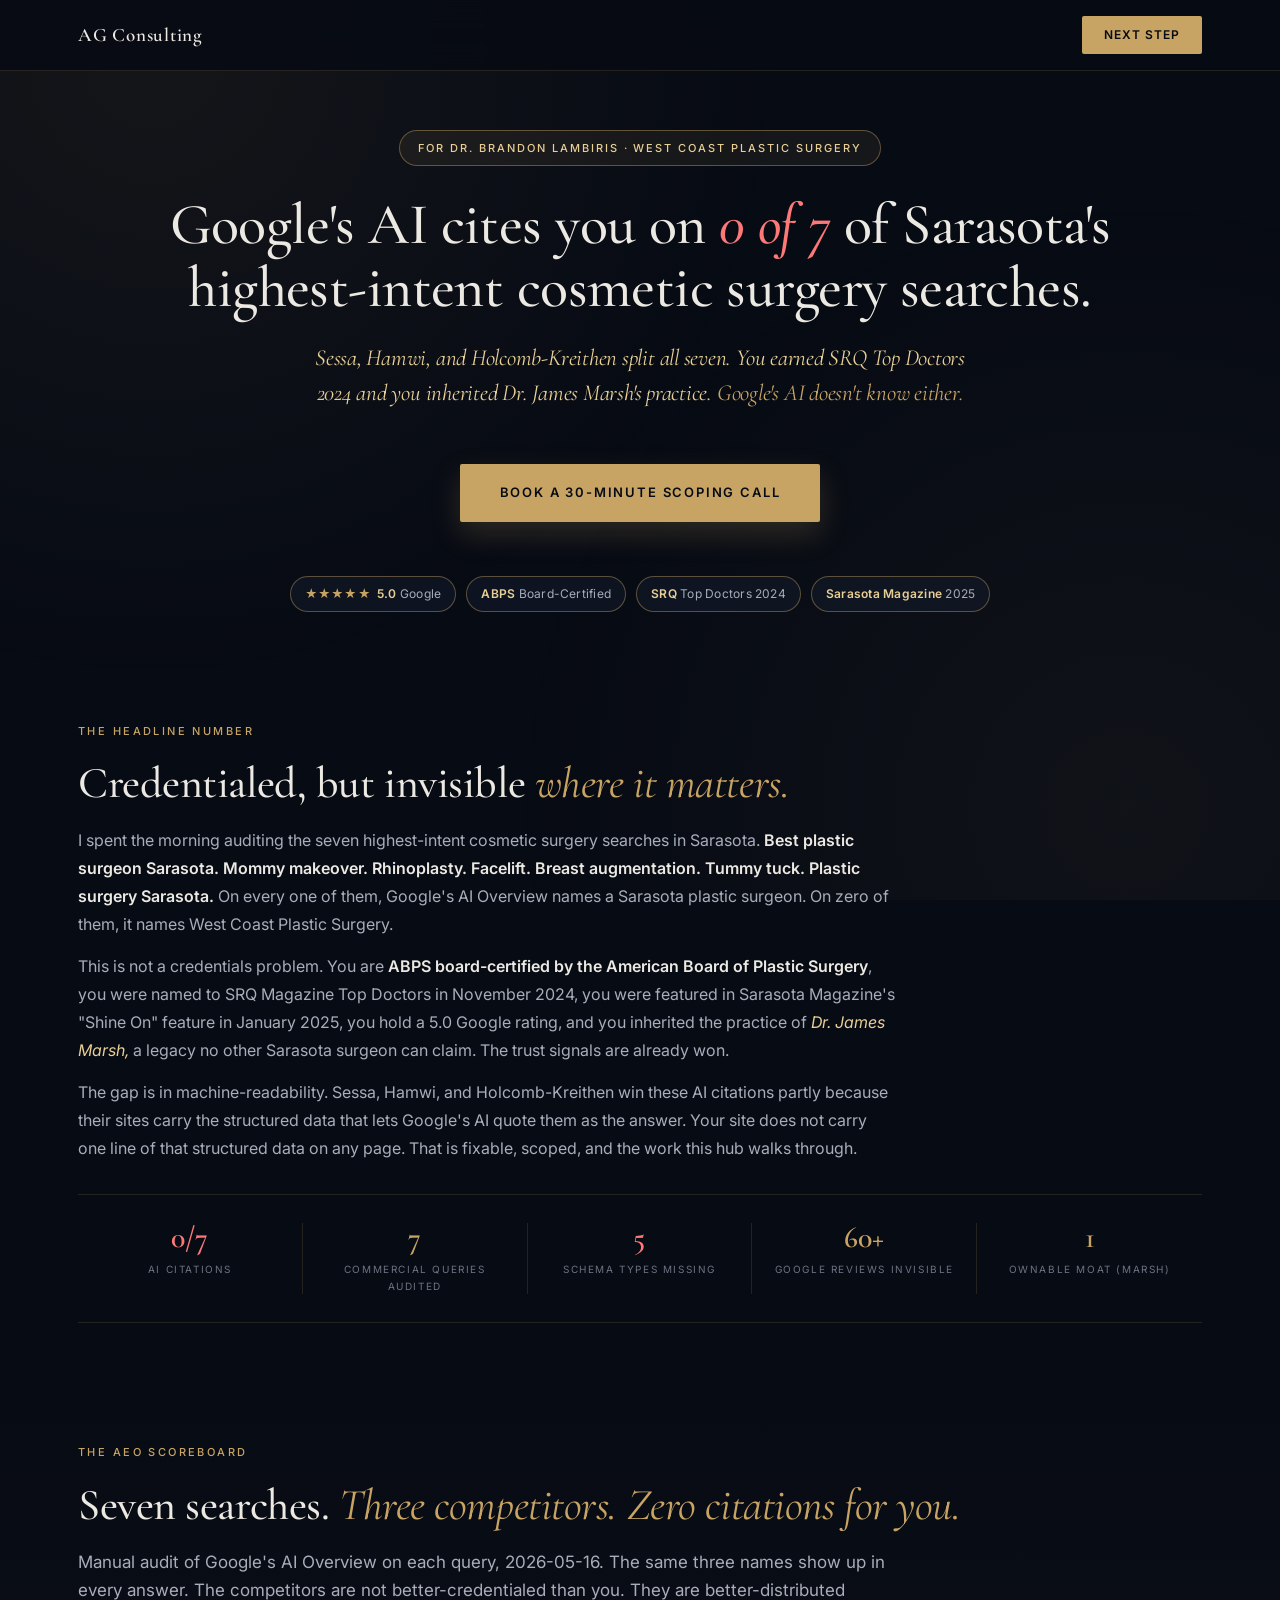
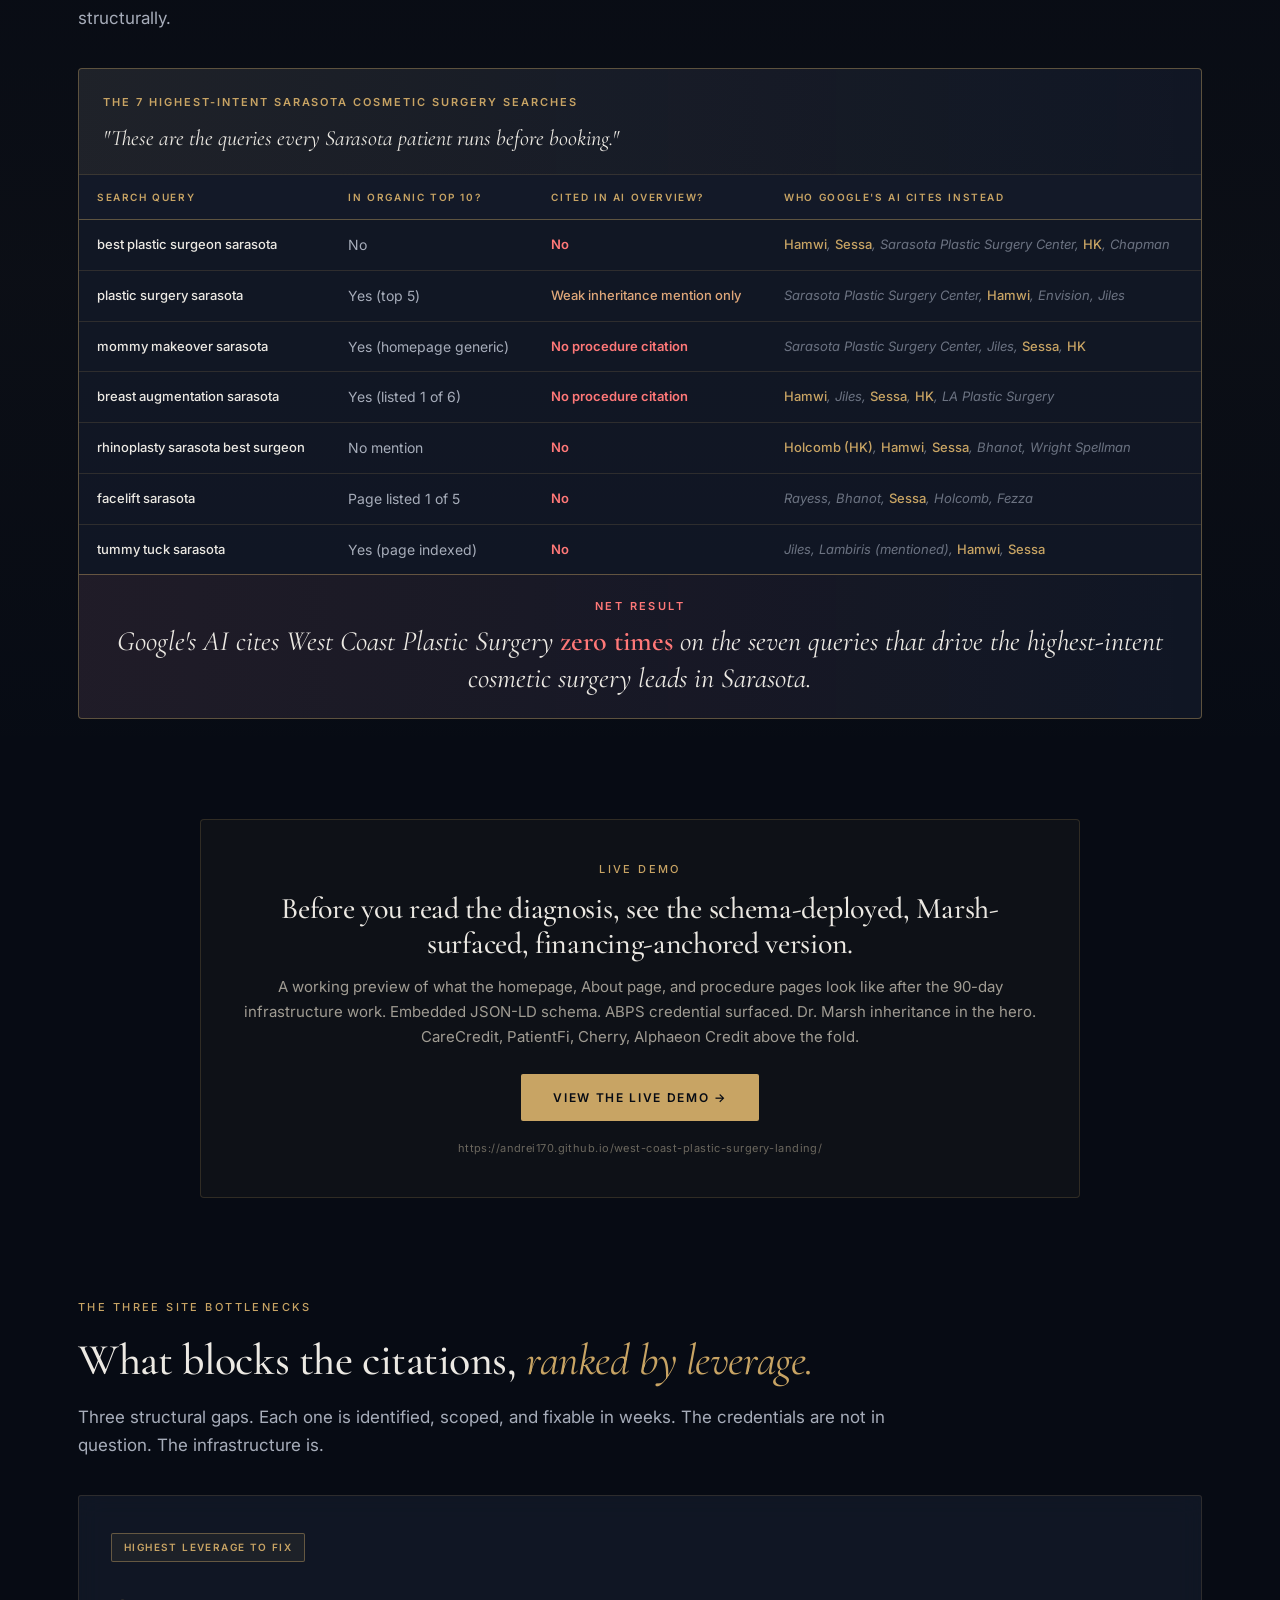
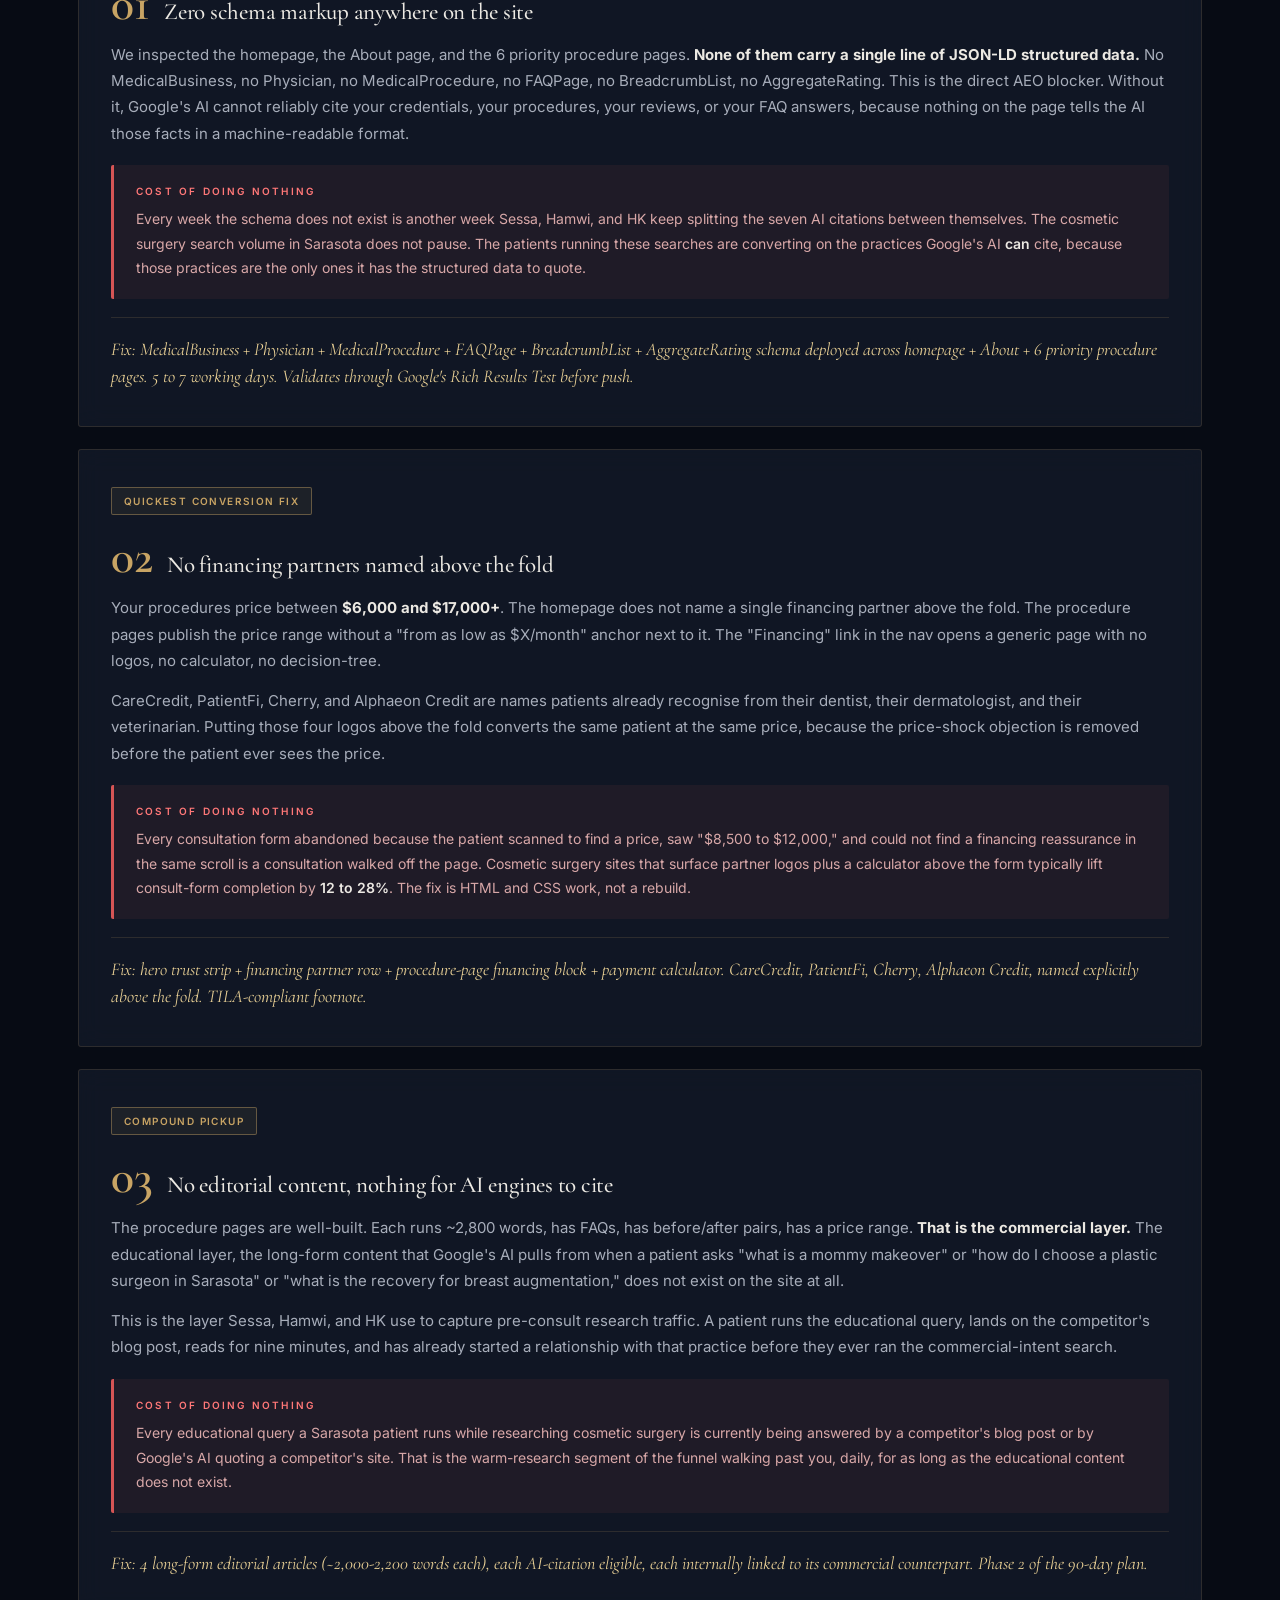
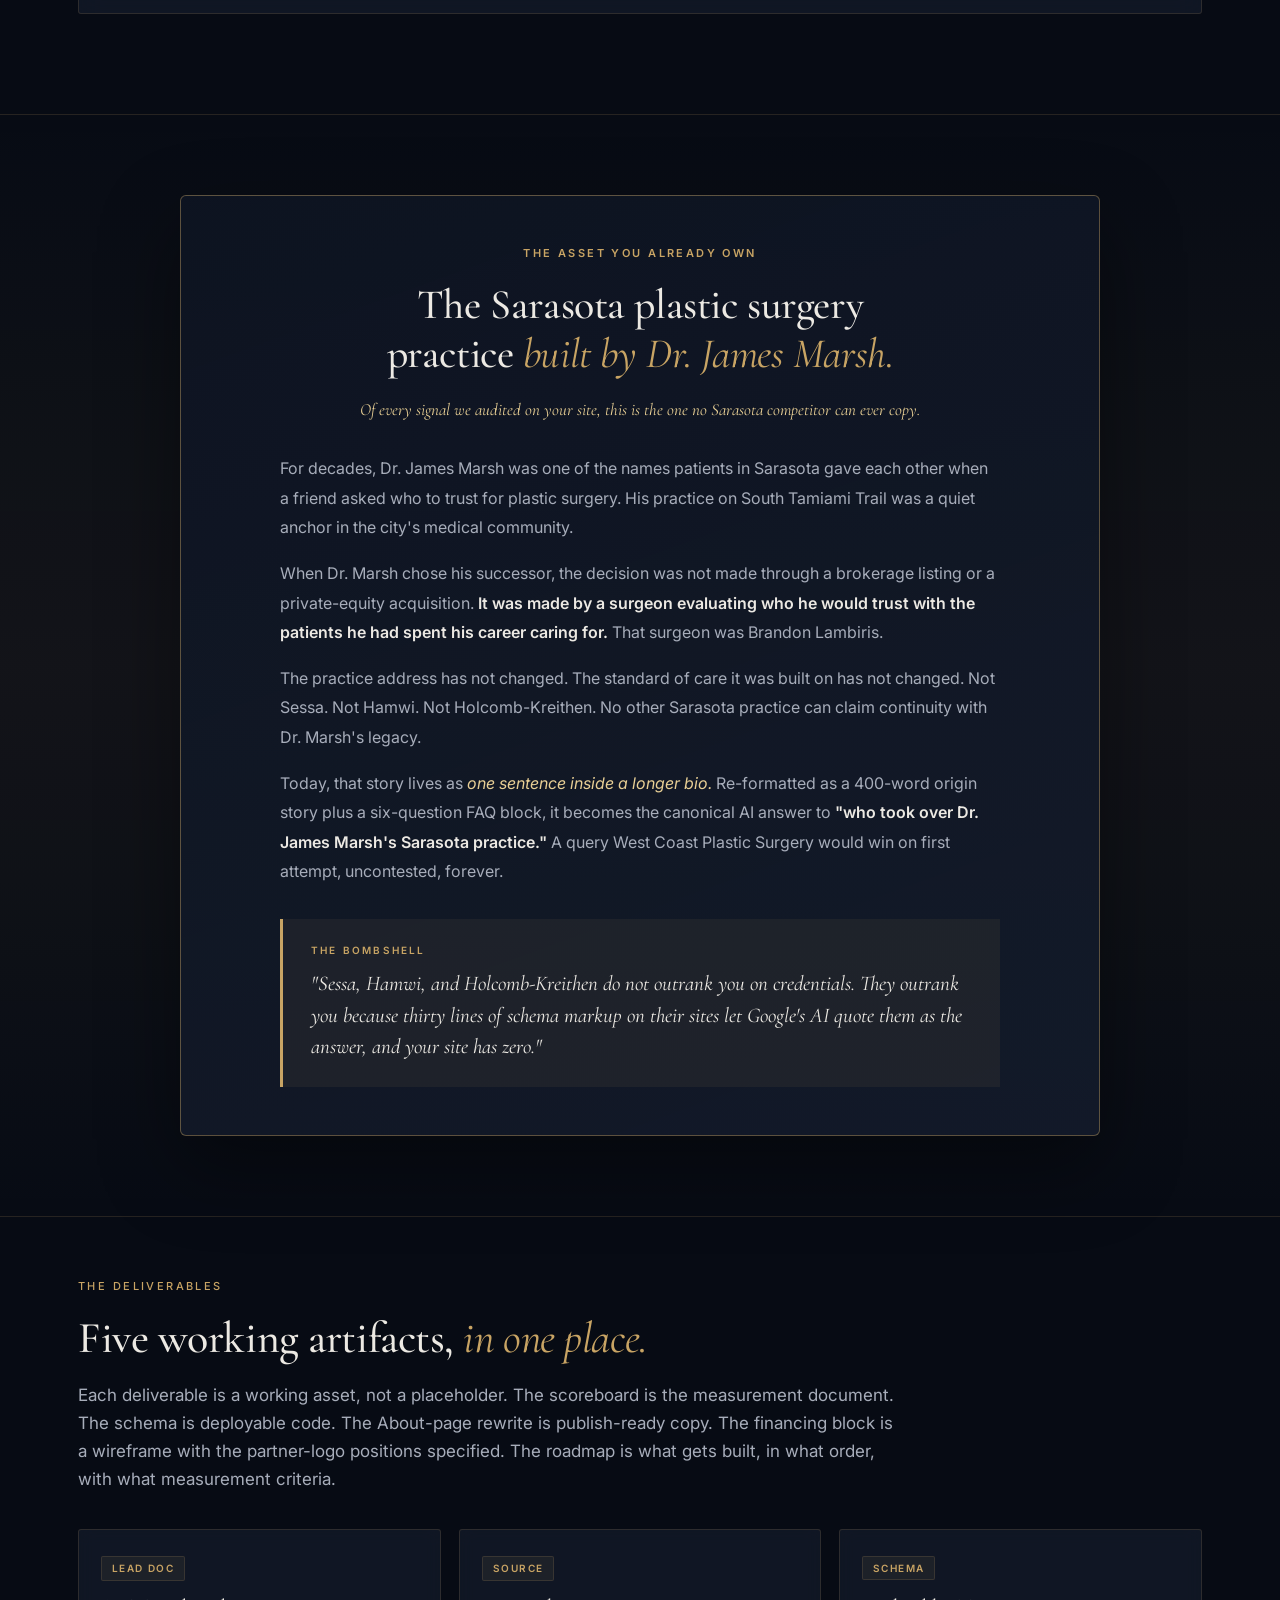
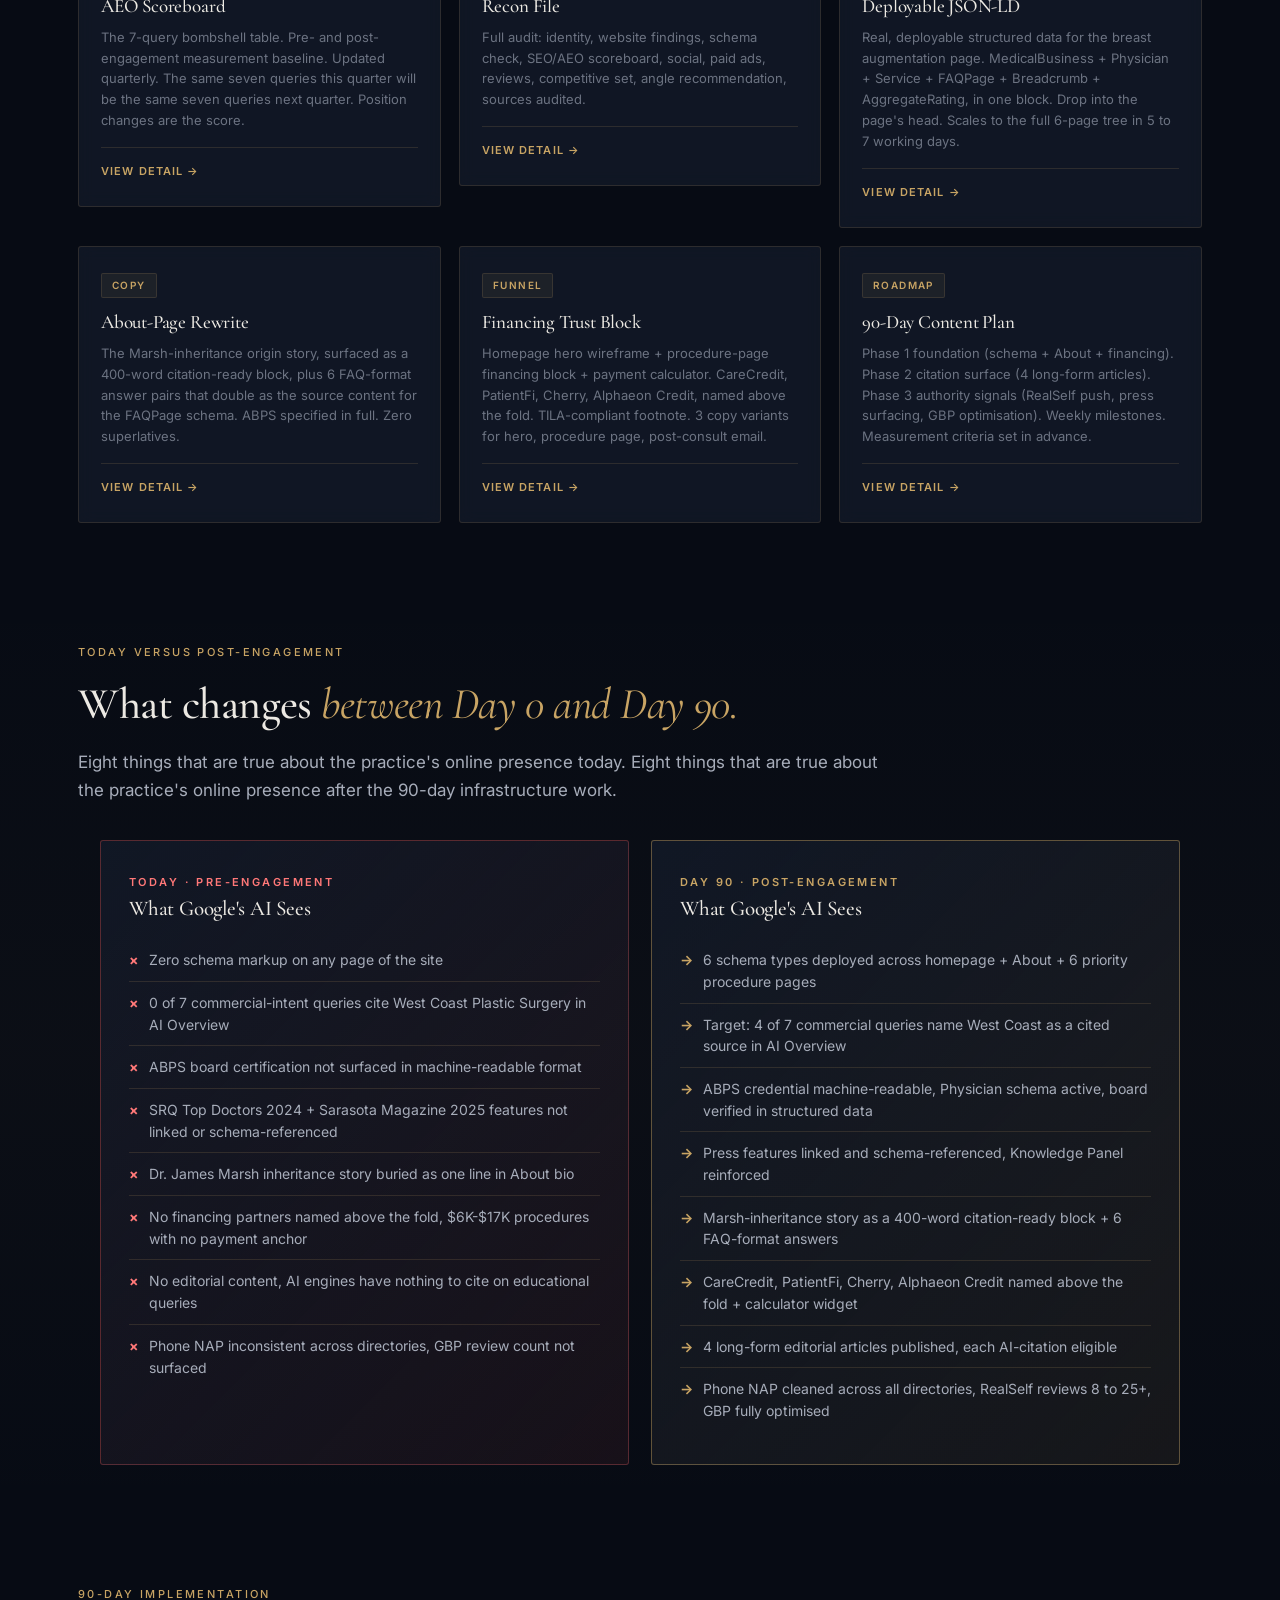
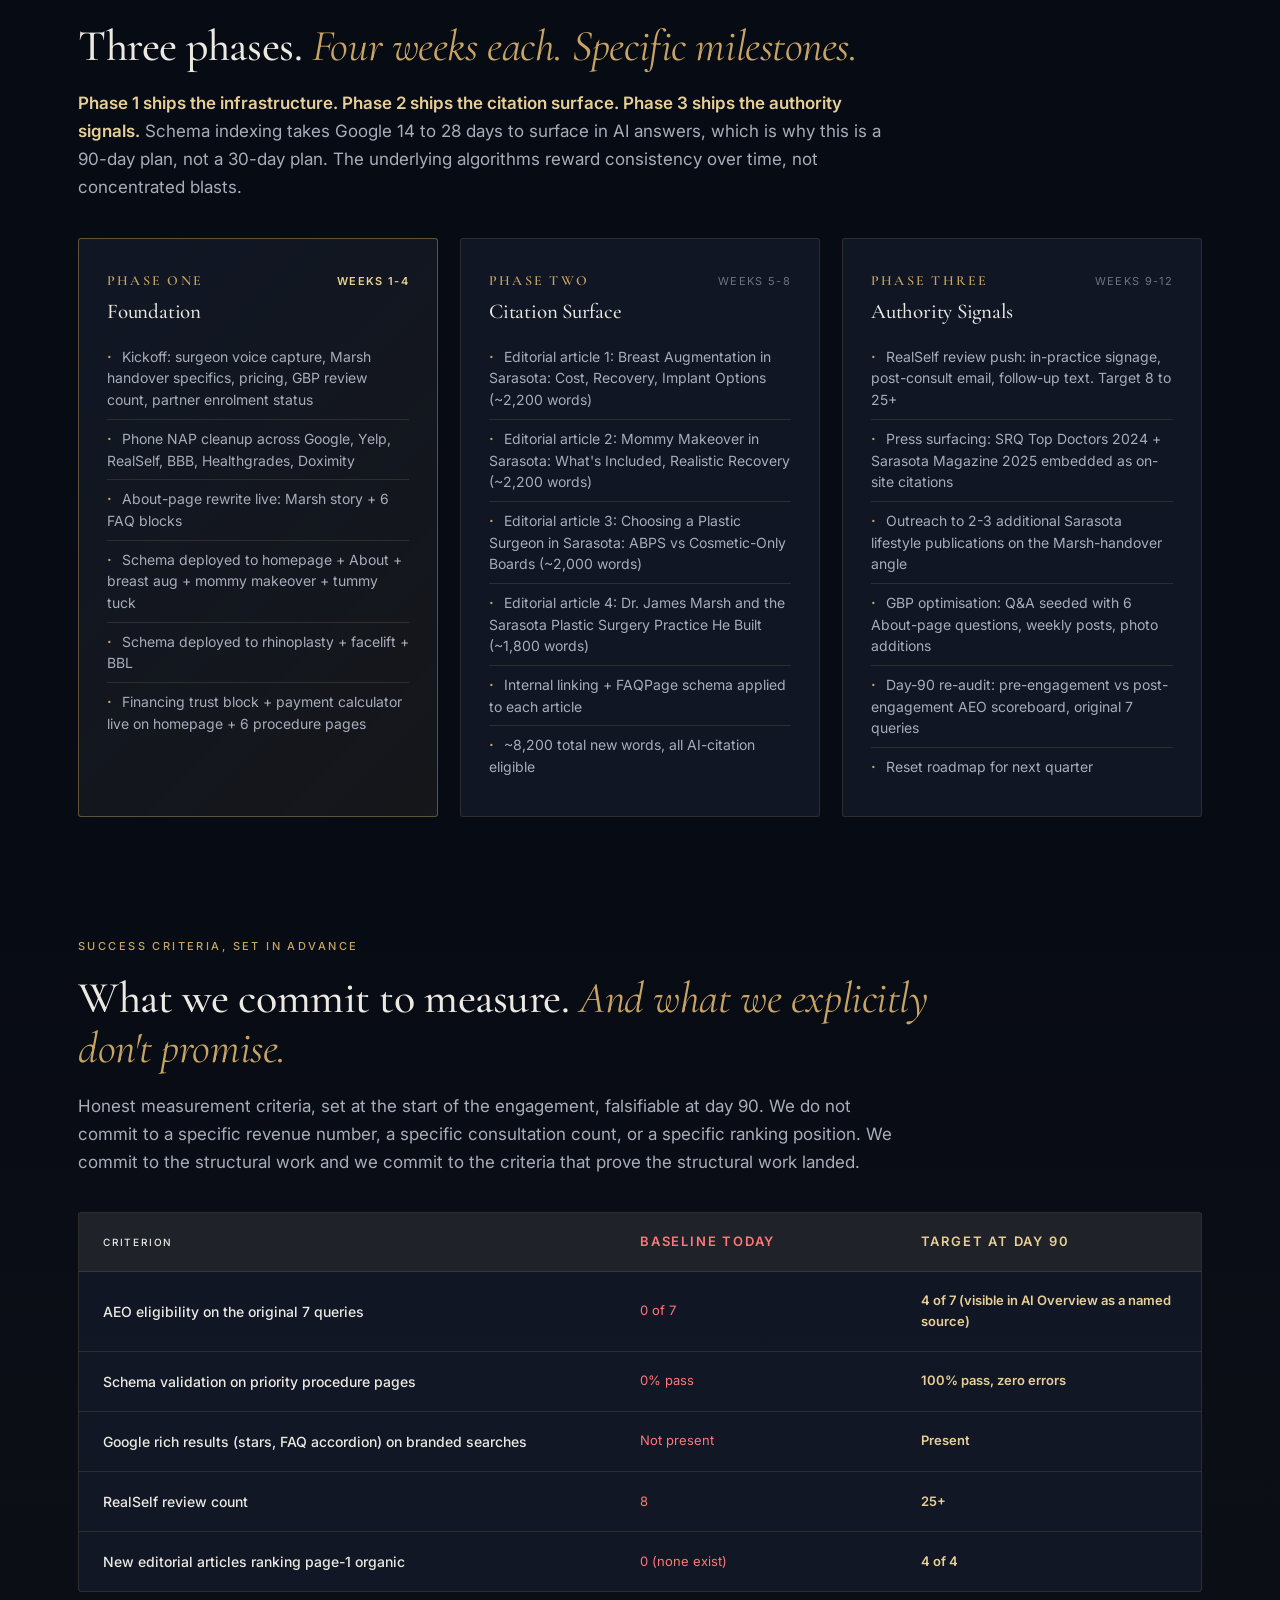
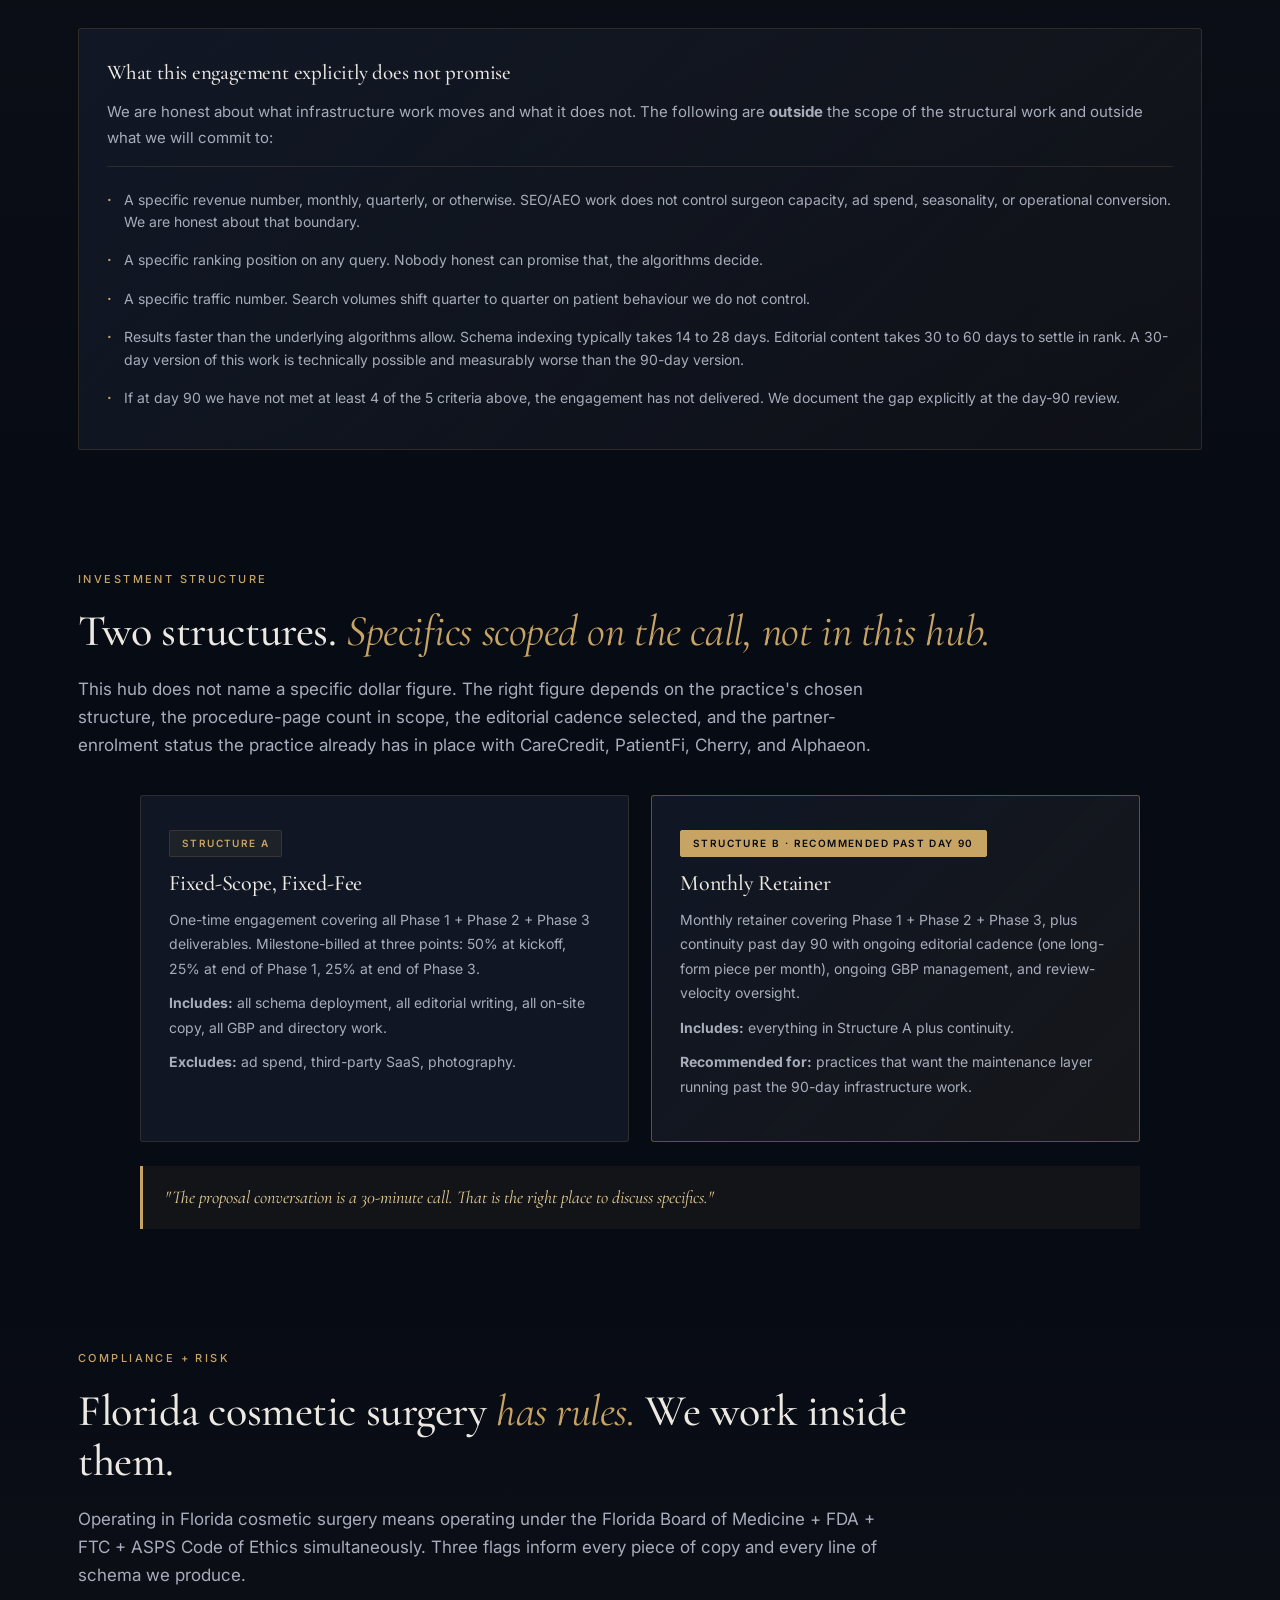
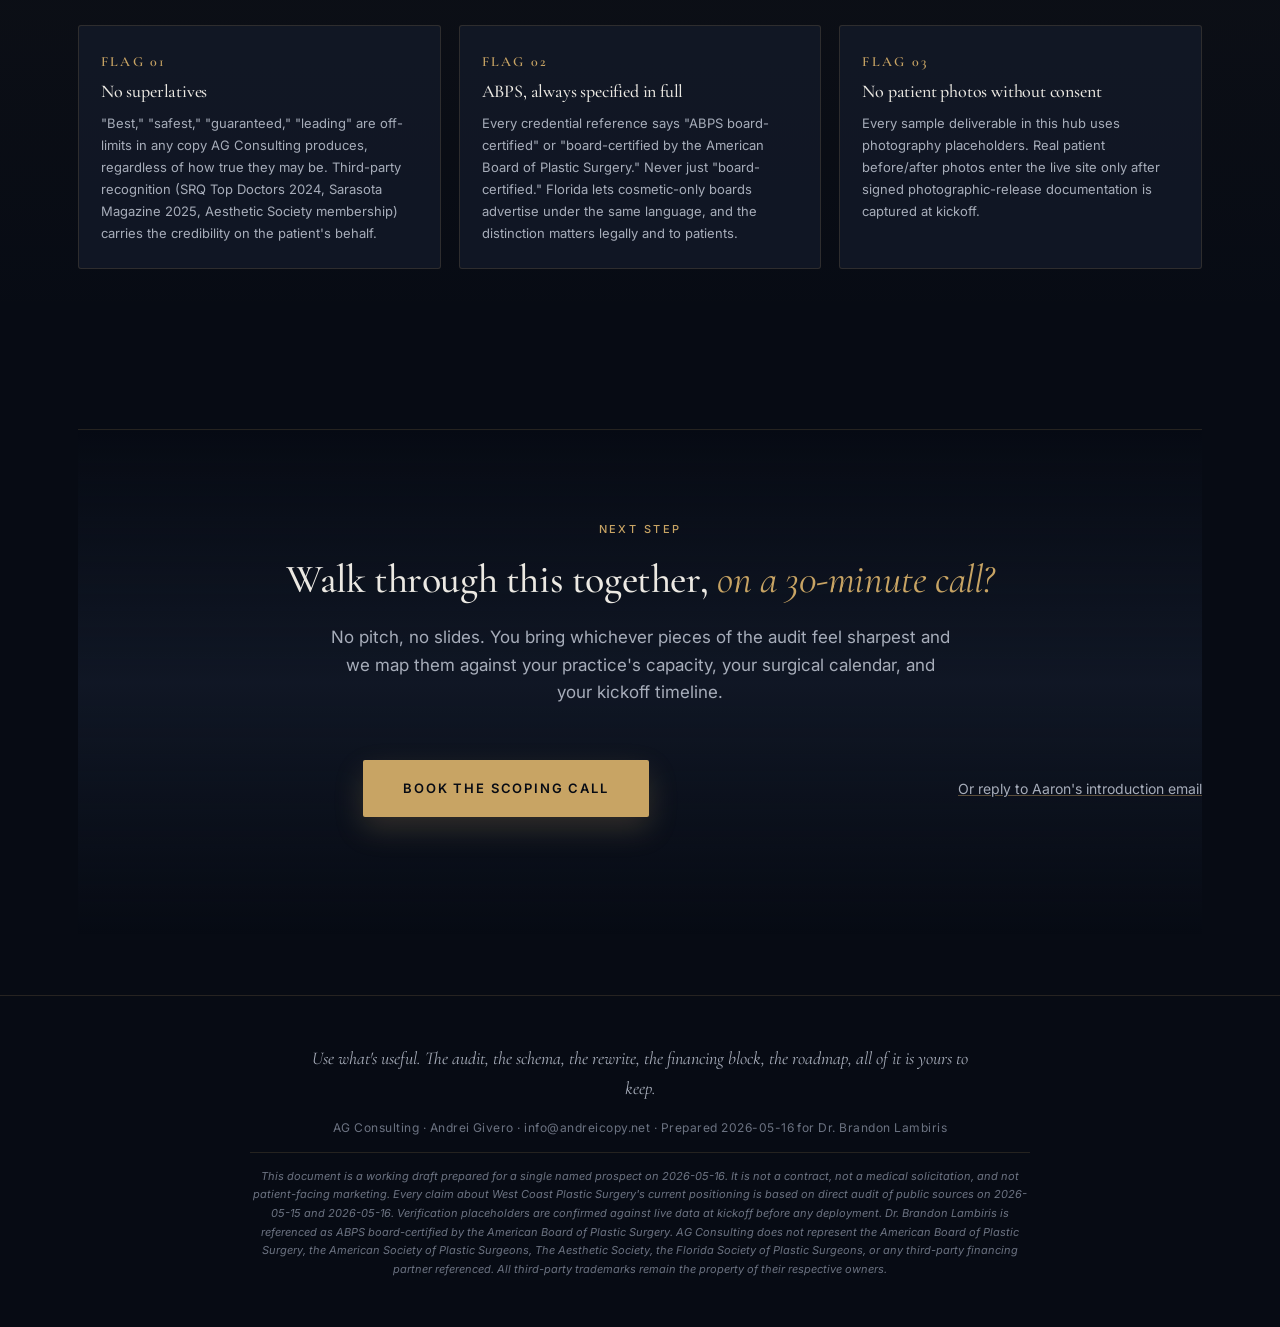
<file: index.html>
<!DOCTYPE html>
<html lang="en">
<head>
<meta charset="UTF-8">
<meta name="viewport" content="width=device-width, initial-scale=1.0">
<title>For Dr. Brandon Lambiris · West Coast Plastic Surgery · AEO Audit + 90-Day Plan · AG Consulting</title>
<meta name="description" content="Built for Dr. Brandon Lambiris, ABPS board-certified plastic surgeon, Sarasota FL. AEO scoreboard, schema sample, About-page rewrite, financing trust block, 90-day roadmap.">
<meta name="robots" content="noindex">
<meta property="og:title" content="AEO Audit + 90-Day Plan · For Dr. Brandon Lambiris">
<meta property="og:description" content="0 of 7 AI citations on Sarasota's highest-intent cosmetic surgery searches. The Marsh inheritance moat. Schema markup, financing trust block, citation-ready About page.">
<meta property="og:type" content="website">
<meta property="og:url" content="https://andrei170.github.io/west-coast-plastic-surgery-hub/">
<meta property="og:image" content="https://andrei170.github.io/west-coast-plastic-surgery-hub/og-image.png">
<meta property="og:image:width" content="1200">
<meta property="og:image:height" content="630">
<meta property="og:image:alt" content="0 of 7 AI citations. AEO Audit for Dr. Brandon Lambiris, West Coast Plastic Surgery.">
<meta name="twitter:card" content="summary_large_image">
<meta name="twitter:image" content="https://andrei170.github.io/west-coast-plastic-surgery-hub/og-image.png">
<link rel="icon" type="image/svg+xml" href="favicon.svg">
<script defer data-domain="andrei170.github.io" src="https://plausible.io/js/script.js"></script>
<link rel="preconnect" href="https://fonts.googleapis.com">
<link rel="preconnect" href="https://fonts.gstatic.com" crossorigin>
<link href="https://fonts.googleapis.com/css2?family=Cormorant+Garamond:wght@400;500;600;700&family=Inter:wght@300;400;500;600;700&display=swap" rel="stylesheet">
<style>
  *{margin:0;padding:0;box-sizing:border-box}
  :root{--bg-deep:#070b14;--bg-elev:#0e1422;--bg-card:rgba(20,28,44,0.7);--gold:#c8a464;--gold-bright:#e8cf95;--text-primary:#ece9e3;--text-secondary:#a7adba;--text-muted:#6c7382;--border:rgba(200,164,100,0.16);--border-strong:rgba(200,164,100,0.42);--accent-soft:rgba(200,164,100,0.08);--loss-red:#d65555;--loss-red-bright:#ff7878;--loss-soft:rgba(214,85,85,0.08);--loss-border:rgba(214,85,85,0.35);--win-green:#7ec495;--win-soft:rgba(126,196,149,0.07)}
  html{scroll-behavior:smooth}
  body{font-family:'Inter',-apple-system,sans-serif;background:var(--bg-deep);color:var(--text-primary);line-height:1.65;overflow-x:hidden}
  body::before{content:'';position:fixed;inset:0;background:radial-gradient(circle at 12% 6%,rgba(200,164,100,0.07),transparent 45%),radial-gradient(circle at 88% 90%,rgba(200,164,100,0.05),transparent 45%);pointer-events:none;z-index:0}
  .container{max-width:1180px;margin:0 auto;padding:0 28px;position:relative;z-index:1}
  .container-narrow{max-width:880px;margin:0 auto;padding:0 28px;position:relative;z-index:1}
  h1,h2,h3{font-family:'Cormorant Garamond',Georgia,serif;font-weight:500;letter-spacing:-0.01em;line-height:1.15}
  nav{position:fixed;top:0;left:0;right:0;padding:16px 0;background:rgba(7,11,20,0.88);backdrop-filter:blur(18px);border-bottom:1px solid var(--border);z-index:100}
  .nav-inner{display:flex;justify-content:space-between;align-items:center;max-width:1180px;margin:0 auto;padding:0 28px}
  .logo{font-family:'Cormorant Garamond',serif;font-size:19px;font-weight:600;letter-spacing:0.04em}
  .nav-cta{padding:9px 22px;background:var(--gold);color:var(--bg-deep);border-radius:2px;font-size:12px;font-weight:600;letter-spacing:0.08em;text-transform:uppercase;text-decoration:none;transition:all 0.3s ease}
  .nav-cta:hover{background:var(--gold-bright);transform:translateY(-1px)}
  .hero{padding:130px 0 50px;text-align:center}
  .eyebrow{display:inline-block;padding:8px 18px;background:var(--accent-soft);border:1px solid var(--border-strong);border-radius:100px;font-size:11px;font-weight:500;letter-spacing:0.18em;text-transform:uppercase;color:var(--gold-bright);margin-bottom:28px}
  .hero h1{font-size:clamp(34px,4.8vw,58px);line-height:1.08;margin-bottom:22px;color:var(--text-primary);max-width:980px;margin-left:auto;margin-right:auto;text-wrap:balance}
  .hero h1 strong{color:var(--loss-red-bright);font-weight:500;font-style:italic}
  .hero h2{font-size:clamp(18px,2.2vw,23px);font-weight:400;color:var(--gold-bright);margin-bottom:36px;font-style:italic;max-width:820px;margin-left:auto;margin-right:auto;text-wrap:balance;line-height:1.5}
  .hero h2 em{color:var(--gold);font-style:italic}
  .cta-primary{display:inline-block;margin:18px auto;padding:18px 40px;background:var(--gold);color:var(--bg-deep);border-radius:2px;font-size:13px;font-weight:600;letter-spacing:0.14em;text-transform:uppercase;text-decoration:none;transition:all 0.3s ease;box-shadow:0 12px 30px rgba(200,164,100,0.2)}
  .cta-primary:hover{background:var(--gold-bright);transform:translateY(-2px)}
  .hero-trust{display:flex;justify-content:center;gap:10px;flex-wrap:wrap;margin-top:36px;max-width:920px;margin-left:auto;margin-right:auto}
  .hero-trust .chip{display:inline-flex;align-items:center;gap:6px;padding:7px 14px;background:rgba(20,28,44,0.55);border:1px solid var(--border-strong);border-radius:100px;font-size:11px;font-weight:500;letter-spacing:0.1em;text-transform:uppercase;color:var(--text-primary)}
  .hero-trust .chip .stars{color:var(--gold);letter-spacing:0.02em;font-size:12px}
  .hero-trust .chip .label{color:var(--text-secondary);font-weight:400;text-transform:none;letter-spacing:0.02em;font-size:12px}
  .hero-trust .chip strong{color:var(--gold-bright);font-weight:600}
  @media(max-width:600px){.hero-trust{gap:6px}.hero-trust .chip{padding:5px 10px;font-size:10px}}
  section{padding:60px 0}
  .section-eyebrow{font-size:11px;font-weight:500;letter-spacing:0.22em;text-transform:uppercase;color:var(--gold);margin-bottom:18px}
  .section-title{font-size:clamp(28px,3.8vw,44px);margin-bottom:18px;max-width:920px}
  .section-title em{color:var(--gold);font-style:italic;font-weight:400}
  .section-sub{font-size:17px;color:var(--text-secondary);max-width:820px;margin-bottom:36px;line-height:1.65}
  .section-sub strong{color:var(--gold-bright);font-weight:600}
  .overview-prose p{font-size:16px;color:var(--text-secondary);max-width:820px;margin-bottom:14px;line-height:1.75}
  .overview-prose strong{color:var(--text-primary);font-weight:600}
  .overview-prose em{color:var(--gold-bright);font-style:italic}
  .stats-grid{display:grid;grid-template-columns:repeat(5,1fr);gap:0;border-top:1px solid var(--border);border-bottom:1px solid var(--border);padding:28px 0;margin-top:32px}
  .stat-item{text-align:center;padding:0 16px;border-right:1px solid var(--border)}
  .stat-item:last-child{border-right:0}
  .stat-num{font-family:'Cormorant Garamond',serif;font-size:30px;color:var(--gold);font-weight:600;line-height:1;margin-bottom:8px}
  .stat-num.loss{color:var(--loss-red-bright)}
  .stat-label{font-size:10px;letter-spacing:0.16em;text-transform:uppercase;color:var(--text-muted)}
  @media(max-width:880px){.stats-grid{grid-template-columns:repeat(2,1fr);gap:18px;border-bottom:0}.stat-item{border-right:0;border-bottom:1px solid var(--border);padding:16px 8px}.stat-num{font-size:26px}}
  .scoreboard-wrap{margin-top:36px;background:var(--bg-card);border:1px solid var(--border-strong);border-radius:4px;overflow:hidden}
  .scoreboard-wrap .sb-header{padding:18px 24px;background:linear-gradient(90deg,var(--accent-soft),transparent);border-bottom:1px solid var(--border)}
  .scoreboard-wrap .sb-header span{font-size:11px;letter-spacing:0.18em;text-transform:uppercase;color:var(--gold);font-weight:600}
  .scoreboard-wrap .sb-header .sb-headline{font-family:'Cormorant Garamond',serif;font-size:22px;color:var(--text-primary);margin-top:6px;font-style:italic}
  table.scoreboard{width:100%;border-collapse:collapse;font-size:14px}
  table.scoreboard th{background:rgba(20,28,44,0.6);padding:14px 18px;text-align:left;font-size:10px;font-weight:600;letter-spacing:0.16em;text-transform:uppercase;color:var(--gold);border-bottom:1px solid var(--border-strong)}
  table.scoreboard td{padding:14px 18px;border-bottom:1px solid var(--border);color:var(--text-secondary);vertical-align:top;line-height:1.55}
  table.scoreboard tr:last-child td{border-bottom:0}
  table.scoreboard tr:hover td{background:rgba(200,164,100,0.03)}
  table.scoreboard td.query{color:var(--text-primary);font-weight:500;font-family:'Inter',monospace;font-size:13px}
  table.scoreboard td.loss{color:var(--loss-red-bright);font-weight:600;font-size:13px}
  table.scoreboard td.weak{color:#e0a87a;font-weight:500;font-size:13px}
  table.scoreboard td.winners{color:var(--text-muted);font-style:italic;font-size:13px}
  table.scoreboard td.winners span{color:var(--gold);font-style:normal;font-weight:500}
  .scoreboard-net{padding:22px 24px;border-top:1px solid var(--border-strong);background:linear-gradient(90deg,var(--loss-soft),transparent);text-align:center}
  .scoreboard-net .net-label{display:block;font-size:11px;letter-spacing:0.22em;text-transform:uppercase;color:var(--loss-red-bright);font-weight:600;margin-bottom:8px}
  .scoreboard-net .net-headline{font-family:'Cormorant Garamond',serif;font-size:28px;color:var(--text-primary);font-style:italic;line-height:1.3}
  .scoreboard-net .net-headline strong{color:var(--loss-red-bright);font-weight:600;font-style:normal}
  @media(max-width:760px){table.scoreboard{font-size:12px}table.scoreboard th,table.scoreboard td{padding:10px 10px}}
  .bot-grid{display:grid;grid-template-columns:1fr;gap:22px;margin-top:32px}
  .bot-card{padding:36px 32px;background:var(--bg-card);border:1px solid var(--border);border-radius:3px;backdrop-filter:blur(12px)}
  .bot-card .impact-tag{display:inline-block;padding:5px 12px;background:var(--accent-soft);border:1px solid var(--border-strong);border-radius:2px;font-size:10px;font-weight:600;letter-spacing:0.14em;text-transform:uppercase;color:var(--gold);margin-bottom:18px}
  .bot-card .num{font-family:'Cormorant Garamond',serif;font-size:48px;color:var(--gold);font-weight:600;line-height:1;display:inline-block;margin-right:14px;vertical-align:baseline}
  .bot-card h3{font-size:23px;color:var(--text-primary);display:inline-block;vertical-align:baseline;max-width:calc(100% - 70px)}
  .bot-card p{color:var(--text-secondary);font-size:15px;line-height:1.75;margin-top:14px;margin-bottom:14px}
  .bot-card p strong{color:var(--text-primary)}
  .bot-card p em{color:var(--gold-bright);font-style:italic}
  .cost-callout{margin-top:18px;padding:18px 22px;background:var(--loss-soft);border-left:3px solid var(--loss-red);border-radius:2px;line-height:1.65}
  .cost-callout .cost-label{display:block;font-size:10px;letter-spacing:0.22em;text-transform:uppercase;color:var(--loss-red-bright);margin-bottom:8px;font-weight:600}
  .cost-callout p{color:#d8a8a8;font-size:14px;margin:0;line-height:1.75}
  .cost-callout strong{color:var(--loss-red-bright);font-weight:600}
  .bot-card .impact{margin-top:18px;padding-top:18px;border-top:1px solid var(--border);font-family:'Cormorant Garamond',serif;font-size:18px;color:var(--gold-bright);font-style:italic;line-height:1.5}
  .moat-section{padding:80px 0;background:linear-gradient(180deg,transparent,rgba(200,164,100,0.04) 30%,rgba(200,164,100,0.06) 50%,rgba(200,164,100,0.04) 70%,transparent);border-top:1px solid var(--border);border-bottom:1px solid var(--border);margin-top:40px}
  .moat-frame{max-width:920px;margin:0 auto;padding:48px 44px;background:linear-gradient(160deg,rgba(14,20,34,0.92),rgba(20,28,44,0.85));border:1px solid var(--border-strong);border-radius:6px;box-shadow:0 30px 80px rgba(0,0,0,0.4);text-align:center}
  .moat-frame .moat-eyebrow{font-size:11px;letter-spacing:0.22em;text-transform:uppercase;color:var(--gold);font-weight:600;margin-bottom:18px}
  .moat-frame h2{font-size:clamp(28px,4vw,42px);color:var(--text-primary);line-height:1.18;margin-bottom:18px;text-wrap:balance}
  .moat-frame h2 em{color:var(--gold);font-style:italic;font-weight:400}
  .moat-frame .moat-sub{font-size:17px;color:var(--gold-bright);font-style:italic;font-family:'Cormorant Garamond',serif;line-height:1.5;margin-bottom:32px;max-width:680px;margin-left:auto;margin-right:auto}
  .moat-frame .moat-body{text-align:left;max-width:720px;margin:0 auto}
  .moat-frame .moat-body p{color:var(--text-secondary);font-size:16px;line-height:1.85;margin-bottom:16px}
  .moat-frame .moat-body p strong{color:var(--text-primary);font-weight:600}
  .moat-frame .moat-body p em{color:var(--gold-bright);font-style:italic}
  .moat-quote{margin-top:32px;padding:24px 28px;background:rgba(200,164,100,0.07);border-left:3px solid var(--gold);text-align:left;font-family:'Cormorant Garamond',serif;font-size:21px;color:var(--text-primary);font-style:italic;line-height:1.5;max-width:720px;margin-left:auto;margin-right:auto}
  .moat-quote .quote-label{display:block;font-family:'Inter',sans-serif;font-size:10px;letter-spacing:0.22em;text-transform:uppercase;color:var(--gold);font-weight:600;font-style:normal;margin-bottom:10px}
  .deliverables-grid{display:grid;grid-template-columns:repeat(3,1fr);gap:18px;margin-top:32px;align-items:start;grid-auto-rows:min-content}
  @media(max-width:900px){.deliverables-grid{grid-template-columns:repeat(2,1fr)}}
  @media(max-width:600px){.deliverables-grid{grid-template-columns:1fr}}
  .del-card{padding:26px 22px;background:var(--bg-card);border:1px solid var(--border);border-radius:3px;backdrop-filter:blur(8px);transition:all 0.3s ease;display:flex;flex-direction:column}
  .del-card:hover{border-color:var(--border-strong);transform:translateY(-2px)}
  .del-card .tag{display:inline-block;padding:3px 10px;background:var(--accent-soft);border:1px solid var(--border);border-radius:2px;font-size:10px;font-weight:600;letter-spacing:0.14em;text-transform:uppercase;color:var(--gold);margin-bottom:14px;align-self:flex-start}
  .del-card h3{font-size:19px;margin-bottom:10px;color:var(--text-primary);font-weight:500}
  .del-card p{color:var(--text-muted);font-size:13px;line-height:1.6;margin-bottom:16px;flex-grow:1}
  .del-card a{color:var(--gold);font-size:11px;font-weight:600;letter-spacing:0.1em;text-transform:uppercase;text-decoration:none;border-top:1px solid var(--border);padding-top:14px;margin-top:auto}
  .del-card a:hover{color:var(--gold-bright)}
  .comparison-grid{display:grid;grid-template-columns:1fr 1fr;gap:22px;margin-top:32px;max-width:1080px;margin-left:auto;margin-right:auto}
  @media(max-width:760px){.comparison-grid{grid-template-columns:1fr}}
  .comp-col{padding:32px 28px;background:var(--bg-card);border:1px solid var(--border);border-radius:3px}
  .comp-col.now{border-color:var(--loss-border);background:linear-gradient(135deg,var(--bg-card),var(--loss-soft))}
  .comp-col.future{border-color:var(--border-strong);background:linear-gradient(135deg,var(--bg-card),var(--accent-soft))}
  .comp-col .comp-label{display:block;font-size:11px;letter-spacing:0.22em;text-transform:uppercase;color:var(--gold);margin-bottom:6px;font-weight:600}
  .comp-col.now .comp-label{color:var(--loss-red-bright)}
  .comp-col h3{font-size:21px;margin-bottom:18px;color:var(--text-primary)}
  .comp-col ul{list-style:none;padding:0;margin:0}
  .comp-col li{padding:10px 0;color:var(--text-secondary);font-size:14px;border-bottom:1px solid var(--border);line-height:1.55;display:flex;gap:10px}
  .comp-col li:last-child{border-bottom:0}
  .comp-col.now li::before{content:"\00D7";color:var(--loss-red-bright);font-weight:bold;flex-shrink:0}
  .comp-col.future li::before{content:"\2192";color:var(--gold);font-weight:bold;flex-shrink:0}
  .phases-grid{display:grid;grid-template-columns:repeat(3,1fr);gap:22px;margin-top:32px}
  @media(max-width:880px){.phases-grid{grid-template-columns:1fr}}
  .phase-card{padding:30px 28px;background:var(--bg-card);border:1px solid var(--border);border-radius:3px;display:flex;flex-direction:column}
  .phase-card.first{border-color:var(--border-strong);background:linear-gradient(135deg,var(--bg-card),var(--accent-soft))}
  .phase-card .phase-meta{display:flex;justify-content:space-between;align-items:baseline;margin-bottom:8px}
  .phase-card .phase-name{font-family:'Cormorant Garamond',serif;font-size:14px;color:var(--gold);text-transform:uppercase;letter-spacing:0.16em;font-weight:600}
  .phase-card .phase-weeks{font-size:11px;color:var(--text-muted);letter-spacing:0.12em;text-transform:uppercase}
  .phase-card.first .phase-weeks{color:var(--gold-bright);font-weight:600}
  .phase-card h3{font-size:21px;margin-bottom:14px;color:var(--text-primary)}
  .phase-card ul{list-style:none;padding:0;margin:0;flex-grow:1}
  .phase-card li{padding:8px 0;color:var(--text-secondary);font-size:14px;border-bottom:1px solid var(--border);line-height:1.55}
  .phase-card li:last-child{border-bottom:0}
  .phase-card li::before{content:"\00B7";color:var(--gold);margin-right:10px;font-weight:bold}
  .success-grid{display:grid;grid-template-columns:1fr;gap:0;margin-top:32px;background:var(--bg-card);border:1px solid var(--border);border-radius:3px;overflow:hidden}
  .success-row{display:grid;grid-template-columns:2fr 1fr 1fr;gap:24px;padding:18px 24px;border-bottom:1px solid var(--border);align-items:center;font-size:14px}
  .success-row.header{background:var(--accent-soft);font-size:10px;font-weight:600;letter-spacing:0.18em;text-transform:uppercase;color:var(--gold)}
  .success-row:last-child{border-bottom:0}
  .success-row .crit{color:var(--text-primary);font-weight:500}
  .success-row .baseline{color:var(--loss-red-bright);font-size:13px}
  .success-row .target{color:var(--gold-bright);font-weight:600;font-size:13px}
  @media(max-width:760px){.success-row{grid-template-columns:1fr;gap:6px;padding:14px 18px}.success-row .crit{font-size:13px}.success-row.header{display:none}}
  .integrity-block{margin-top:36px;padding:32px 28px;background:linear-gradient(135deg,var(--bg-card),rgba(200,164,100,0.04));border:1px solid var(--border);border-radius:3px}
  .integrity-block h3{font-size:21px;margin-bottom:14px;color:var(--text-primary)}
  .integrity-block p{color:var(--text-secondary);font-size:15px;line-height:1.75;margin-bottom:12px}
  .integrity-block ul{list-style:none;padding:0;margin:14px 0 0;border-top:1px solid var(--border);padding-top:14px}
  .integrity-block li{padding:8px 0;color:var(--text-secondary);font-size:14px;line-height:1.6;display:flex;gap:12px}
  .integrity-block li::before{content:"\00B7";color:var(--gold);font-weight:bold;flex-shrink:0}
  .invest-grid{display:grid;grid-template-columns:1fr 1fr;gap:22px;margin-top:32px;max-width:1000px;margin-left:auto;margin-right:auto}
  @media(max-width:760px){.invest-grid{grid-template-columns:1fr}}
  .invest-card{padding:32px 28px;background:var(--bg-card);border:1px solid var(--border);border-radius:3px}
  .invest-card.recommended{border-color:var(--border-strong);background:linear-gradient(135deg,var(--bg-card),var(--accent-soft))}
  .invest-card .invest-tag{display:inline-block;padding:4px 12px;background:var(--accent-soft);border:1px solid var(--border);border-radius:2px;font-size:10px;font-weight:600;letter-spacing:0.14em;text-transform:uppercase;color:var(--gold);margin-bottom:14px}
  .invest-card.recommended .invest-tag{background:var(--gold);color:var(--bg-deep);border-color:var(--gold)}
  .invest-card h3{font-size:22px;margin-bottom:12px;color:var(--text-primary)}
  .invest-card p{color:var(--text-secondary);font-size:14px;line-height:1.75;margin-bottom:10px}
  .invest-defer{margin-top:24px;padding:18px 22px;background:rgba(200,164,100,0.06);border-left:3px solid var(--gold);font-size:14px;color:var(--gold-bright);font-style:italic;font-family:'Cormorant Garamond',serif;font-size:18px;line-height:1.5;max-width:1000px;margin-left:auto;margin-right:auto;margin-top:24px}
  .compliance-grid{display:grid;grid-template-columns:repeat(3,1fr);gap:18px;margin-top:32px}
  @media(max-width:760px){.compliance-grid{grid-template-columns:1fr}}
  .comp-card{padding:24px 22px;background:var(--bg-card);border:1px solid var(--border);border-radius:3px}
  .comp-card .comp-num{font-family:'Cormorant Garamond',serif;font-size:14px;color:var(--gold);text-transform:uppercase;letter-spacing:0.16em;font-weight:600;margin-bottom:8px}
  .comp-card h3{font-size:18px;margin-bottom:10px;color:var(--text-primary)}
  .comp-card p{color:var(--text-secondary);font-size:13px;line-height:1.7}
  .cta-section{text-align:center;padding:90px 0 100px;background:linear-gradient(180deg,transparent,rgba(20,28,44,0.7),transparent);margin-top:40px;border-top:1px solid var(--border)}
  .cta-section h2{margin-bottom:22px;max-width:780px;margin-left:auto;margin-right:auto;font-size:clamp(28px,3.6vw,40px)}
  .cta-section h2 em{color:var(--gold);font-style:italic;font-weight:400}
  .cta-section p{color:var(--text-secondary);font-size:17px;max-width:620px;margin:0 auto 36px;line-height:1.6}
  .cta-buttons{display:flex;justify-content:center;gap:24px;flex-wrap:wrap;align-items:center}
  .cta-secondary-link{color:var(--text-secondary);font-size:14px;text-decoration:underline;text-decoration-color:var(--border-strong)}
  .cta-secondary-link:hover{color:var(--gold)}
  footer{padding:48px 0;border-top:1px solid var(--border);text-align:center;color:var(--text-muted);font-size:13px}
  footer .signoff{font-family:'Cormorant Garamond',serif;font-size:18px;font-style:italic;color:var(--text-secondary);margin-bottom:14px;max-width:680px;margin-left:auto;margin-right:auto}
  footer .meta{font-size:12px;color:var(--text-muted);letter-spacing:0.04em;margin-bottom:14px}
  footer .disclaimer{font-size:11px;color:var(--text-muted);font-style:italic;max-width:780px;margin:14px auto 0;line-height:1.7;padding-top:14px;border-top:1px solid var(--border)}
</style>
</head>
<body>
<nav>
<div class="nav-inner">
<div class="logo">AG Consulting</div>
<a href="#book" class="nav-cta">Next Step</a>
</div>
</nav>

<section class="hero">
<div class="container">
<div class="eyebrow">For Dr. Brandon Lambiris · West Coast Plastic Surgery</div>
<h1>Google's AI cites you on <strong>0 of 7</strong> of Sarasota's highest-intent cosmetic surgery searches.</h1>
<h2>Sessa, Hamwi, and Holcomb-Kreithen split all seven. You earned SRQ Top Doctors 2024 and you inherited Dr. James Marsh's practice. <em>Google's AI doesn't know either.</em></h2>
<a href="#book" class="cta-primary">Book A 30-Minute Scoping Call</a>
<div class="hero-trust">
<span class="chip"><span class="stars">★★★★★</span><span class="label"><strong>5.0</strong> Google</span></span>
<span class="chip"><span class="label"><strong>ABPS</strong> Board-Certified</span></span>
<span class="chip"><span class="label"><strong>SRQ</strong> Top Doctors 2024</span></span>
<span class="chip"><span class="label"><strong>Sarasota Magazine</strong> 2025</span></span>
</div>
</div>
</section>

<section>
<div class="container">
<div class="section-eyebrow">The Headline Number</div>
<h2 class="section-title">Credentialed, but invisible <em>where it matters.</em></h2>
<div class="overview-prose">
<p>I spent the morning auditing the seven highest-intent cosmetic surgery searches in Sarasota. <strong>Best plastic surgeon Sarasota. Mommy makeover. Rhinoplasty. Facelift. Breast augmentation. Tummy tuck. Plastic surgery Sarasota.</strong> On every one of them, Google's AI Overview names a Sarasota plastic surgeon. On zero of them, it names West Coast Plastic Surgery.</p>
<p>This is not a credentials problem. You are <strong>ABPS board-certified by the American Board of Plastic Surgery</strong>, you were named to SRQ Magazine Top Doctors in November 2024, you were featured in Sarasota Magazine's "Shine On" feature in January 2025, you hold a 5.0 Google rating, and you inherited the practice of <em>Dr. James Marsh,</em> a legacy no other Sarasota surgeon can claim. The trust signals are already won.</p>
<p>The gap is in machine-readability. Sessa, Hamwi, and Holcomb-Kreithen win these AI citations partly because their sites carry the structured data that lets Google's AI quote them as the answer. Your site does not carry one line of that structured data on any page. That is fixable, scoped, and the work this hub walks through.</p>
</div>
<div class="stats-grid">
<div class="stat-item"><div class="stat-num loss">0/7</div><div class="stat-label">AI Citations</div></div>
<div class="stat-item"><div class="stat-num">7</div><div class="stat-label">Commercial Queries Audited</div></div>
<div class="stat-item"><div class="stat-num loss">5</div><div class="stat-label">Schema Types Missing</div></div>
<div class="stat-item"><div class="stat-num">60+</div><div class="stat-label">Google Reviews Invisible</div></div>
<div class="stat-item"><div class="stat-num">1</div><div class="stat-label">Ownable Moat (Marsh)</div></div>
</div>
</div>
</section>

<section style="background:linear-gradient(180deg,transparent,rgba(200,164,100,0.025) 50%,transparent)">
<div class="container">
<div class="section-eyebrow">The AEO Scoreboard</div>
<h2 class="section-title">Seven searches. <em>Three competitors. Zero citations for you.</em></h2>
<p class="section-sub">Manual audit of Google's AI Overview on each query, 2026-05-16. The same three names show up in every answer. The competitors are not better-credentialed than you. They are better-distributed structurally.</p>

<div class="scoreboard-wrap">
<div class="sb-header">
<span>The 7 Highest-Intent Sarasota Cosmetic Surgery Searches</span>
<div class="sb-headline">"These are the queries every Sarasota patient runs before booking."</div>
</div>
<table class="scoreboard">
<thead>
<tr><th>Search Query</th><th>In Organic Top 10?</th><th>Cited in AI Overview?</th><th>Who Google's AI Cites Instead</th></tr>
</thead>
<tbody>
<tr><td class="query">best plastic surgeon sarasota</td><td>No</td><td class="loss">No</td><td class="winners"><span>Hamwi</span>, <span>Sessa</span>, Sarasota Plastic Surgery Center, <span>HK</span>, Chapman</td></tr>
<tr><td class="query">plastic surgery sarasota</td><td>Yes (top 5)</td><td class="weak">Weak inheritance mention only</td><td class="winners">Sarasota Plastic Surgery Center, <span>Hamwi</span>, Envision, Jiles</td></tr>
<tr><td class="query">mommy makeover sarasota</td><td>Yes (homepage generic)</td><td class="loss">No procedure citation</td><td class="winners">Sarasota Plastic Surgery Center, Jiles, <span>Sessa</span>, <span>HK</span></td></tr>
<tr><td class="query">breast augmentation sarasota</td><td>Yes (listed 1 of 6)</td><td class="loss">No procedure citation</td><td class="winners"><span>Hamwi</span>, Jiles, <span>Sessa</span>, <span>HK</span>, LA Plastic Surgery</td></tr>
<tr><td class="query">rhinoplasty sarasota best surgeon</td><td>No mention</td><td class="loss">No</td><td class="winners"><span>Holcomb (HK)</span>, <span>Hamwi</span>, <span>Sessa</span>, Bhanot, Wright Spellman</td></tr>
<tr><td class="query">facelift sarasota</td><td>Page listed 1 of 5</td><td class="loss">No</td><td class="winners">Rayess, Bhanot, <span>Sessa</span>, Holcomb, Fezza</td></tr>
<tr><td class="query">tummy tuck sarasota</td><td>Yes (page indexed)</td><td class="loss">No</td><td class="winners">Jiles, Lambiris (mentioned), <span>Hamwi</span>, <span>Sessa</span></td></tr>
</tbody>
</table>
<div class="scoreboard-net">
<span class="net-label">Net Result</span>
<div class="net-headline">Google's AI cites West Coast Plastic Surgery <strong>zero times</strong> on the seven queries that drive the highest-intent cosmetic surgery leads in Sarasota.</div>
</div>
</div>
</div>
</section>

<section style="padding:40px 0">
<div class="container-narrow" style="text-align:center;padding:40px 32px;background:rgba(200,164,100,0.04);border:1px solid rgba(200,164,100,0.18);border-radius:4px">
<div class="section-eyebrow" style="margin-bottom:14px">Live Demo</div>
<h2 style="font-size:clamp(22px,3vw,30px);margin-bottom:14px;font-family:'Cormorant Garamond',Georgia,serif;font-weight:500">Before you read the diagnosis, see the schema-deployed, Marsh-surfaced, financing-anchored version.</h2>
<p style="font-size:15px;color:#a09c93;margin-bottom:24px;line-height:1.65">A working preview of what the homepage, About page, and procedure pages look like after the 90-day infrastructure work. Embedded JSON-LD schema. ABPS credential surfaced. Dr. Marsh inheritance in the hero. CareCredit, PatientFi, Cherry, Alphaeon Credit above the fold.</p>
<a href="https://andrei170.github.io/west-coast-plastic-surgery-landing/" target="_blank" rel="noopener" style="display:inline-block;padding:14px 32px;background:#c8a464;color:#070b14;border-radius:2px;font-size:12px;font-weight:600;letter-spacing:0.14em;text-transform:uppercase;text-decoration:none">View the live demo &rarr;</a>
<p style="font-size:11px;color:#6c685f;margin-top:18px;letter-spacing:0.04em">https://andrei170.github.io/west-coast-plastic-surgery-landing/</p>
</div>
</section>

<section>
<div class="container">
<div class="section-eyebrow">The Three Site Bottlenecks</div>
<h2 class="section-title">What blocks the citations, <em>ranked by leverage.</em></h2>
<p class="section-sub">Three structural gaps. Each one is identified, scoped, and fixable in weeks. The credentials are not in question. The infrastructure is.</p>

<div class="bot-grid">
<div class="bot-card">
<span class="impact-tag">Highest Leverage to Fix</span>
<div><span class="num">01</span><h3>Zero schema markup anywhere on the site</h3></div>
<p>We inspected the homepage, the About page, and the 6 priority procedure pages. <strong>None of them carry a single line of JSON-LD structured data.</strong> No MedicalBusiness, no Physician, no MedicalProcedure, no FAQPage, no BreadcrumbList, no AggregateRating. This is the direct AEO blocker. Without it, Google's AI cannot reliably cite your credentials, your procedures, your reviews, or your FAQ answers, because nothing on the page tells the AI those facts in a machine-readable format.</p>
<div class="cost-callout">
<span class="cost-label">Cost of Doing Nothing</span>
<p>Every week the schema does not exist is another week Sessa, Hamwi, and HK keep splitting the seven AI citations between themselves. The cosmetic surgery search volume in Sarasota does not pause. The patients running these searches are converting on the practices Google's AI <strong>can</strong> cite, because those practices are the only ones it has the structured data to quote.</p>
</div>
<div class="impact">Fix: MedicalBusiness + Physician + MedicalProcedure + FAQPage + BreadcrumbList + AggregateRating schema deployed across homepage + About + 6 priority procedure pages. 5 to 7 working days. Validates through Google's Rich Results Test before push.</div>
</div>

<div class="bot-card">
<span class="impact-tag">Quickest Conversion Fix</span>
<div><span class="num">02</span><h3>No financing partners named above the fold</h3></div>
<p>Your procedures price between <strong>$6,000 and $17,000+</strong>. The homepage does not name a single financing partner above the fold. The procedure pages publish the price range without a "from as low as $X/month" anchor next to it. The "Financing" link in the nav opens a generic page with no logos, no calculator, no decision-tree.</p>
<p>CareCredit, PatientFi, Cherry, and Alphaeon Credit are names patients already recognise from their dentist, their dermatologist, and their veterinarian. Putting those four logos above the fold converts the same patient at the same price, because the price-shock objection is removed before the patient ever sees the price.</p>
<div class="cost-callout">
<span class="cost-label">Cost of Doing Nothing</span>
<p>Every consultation form abandoned because the patient scanned to find a price, saw "$8,500 to $12,000," and could not find a financing reassurance in the same scroll is a consultation walked off the page. Cosmetic surgery sites that surface partner logos plus a calculator above the form typically lift consult-form completion by <strong>12 to 28%</strong>. The fix is HTML and CSS work, not a rebuild.</p>
</div>
<div class="impact">Fix: hero trust strip + financing partner row + procedure-page financing block + payment calculator. CareCredit, PatientFi, Cherry, Alphaeon Credit, named explicitly above the fold. TILA-compliant footnote.</div>
</div>

<div class="bot-card">
<span class="impact-tag">Compound Pickup</span>
<div><span class="num">03</span><h3>No editorial content, nothing for AI engines to cite</h3></div>
<p>The procedure pages are well-built. Each runs ~2,800 words, has FAQs, has before/after pairs, has a price range. <strong>That is the commercial layer.</strong> The educational layer, the long-form content that Google's AI pulls from when a patient asks "what is a mommy makeover" or "how do I choose a plastic surgeon in Sarasota" or "what is the recovery for breast augmentation," does not exist on the site at all.</p>
<p>This is the layer Sessa, Hamwi, and HK use to capture pre-consult research traffic. A patient runs the educational query, lands on the competitor's blog post, reads for nine minutes, and has already started a relationship with that practice before they ever ran the commercial-intent search.</p>
<div class="cost-callout">
<span class="cost-label">Cost of Doing Nothing</span>
<p>Every educational query a Sarasota patient runs while researching cosmetic surgery is currently being answered by a competitor's blog post or by Google's AI quoting a competitor's site. That is the warm-research segment of the funnel walking past you, daily, for as long as the educational content does not exist.</p>
</div>
<div class="impact">Fix: 4 long-form editorial articles (~2,000-2,200 words each), each AI-citation eligible, each internally linked to its commercial counterpart. Phase 2 of the 90-day plan.</div>
</div>
</div>
</div>
</section>

<section class="moat-section">
<div class="container">
<div class="moat-frame">
<div class="moat-eyebrow">The Asset You Already Own</div>
<h2>The Sarasota plastic surgery practice <em>built by Dr. James Marsh.</em></h2>
<div class="moat-sub">Of every signal we audited on your site, this is the one no Sarasota competitor can ever copy.</div>
<div class="moat-body">
<p>For decades, Dr. James Marsh was one of the names patients in Sarasota gave each other when a friend asked who to trust for plastic surgery. His practice on South Tamiami Trail was a quiet anchor in the city's medical community.</p>
<p>When Dr. Marsh chose his successor, the decision was not made through a brokerage listing or a private-equity acquisition. <strong>It was made by a surgeon evaluating who he would trust with the patients he had spent his career caring for.</strong> That surgeon was Brandon Lambiris.</p>
<p>The practice address has not changed. The standard of care it was built on has not changed. Not Sessa. Not Hamwi. Not Holcomb-Kreithen. No other Sarasota practice can claim continuity with Dr. Marsh's legacy.</p>
<p>Today, that story lives as <em>one sentence inside a longer bio.</em> Re-formatted as a 400-word origin story plus a six-question FAQ block, it becomes the canonical AI answer to <strong>"who took over Dr. James Marsh's Sarasota practice."</strong> A query West Coast Plastic Surgery would win on first attempt, uncontested, forever.</p>
</div>
<div class="moat-quote">
<span class="quote-label">The Bombshell</span>
"Sessa, Hamwi, and Holcomb-Kreithen do not outrank you on credentials. They outrank you because thirty lines of schema markup on their sites let Google's AI quote them as the answer, and your site has zero."
</div>
</div>
</div>
</section>

<section>
<div class="container">
<div class="section-eyebrow">The Deliverables</div>
<h2 class="section-title">Five working artifacts, <em>in one place.</em></h2>
<p class="section-sub">Each deliverable is a working asset, not a placeholder. The scoreboard is the measurement document. The schema is deployable code. The About-page rewrite is publish-ready copy. The financing block is a wireframe with the partner-logo positions specified. The roadmap is what gets built, in what order, with what measurement criteria.</p>

<div class="deliverables-grid">
<div class="del-card">
<span class="tag">Lead Doc</span>
<h3>AEO Scoreboard</h3>
<p>The 7-query bombshell table. Pre- and post-engagement measurement baseline. Updated quarterly. The same seven queries this quarter will be the same seven queries next quarter. Position changes are the score.</p>
<a href="bottleneck-analysis.html" target="_blank">View Detail &rarr;</a>
</div>

<div class="del-card">
<span class="tag">Source</span>
<h3>Recon File</h3>
<p>Full audit: identity, website findings, schema check, SEO/AEO scoreboard, social, paid ads, reviews, competitive set, angle recommendation, sources audited.</p>
<a href="research.html" target="_blank">View Detail &rarr;</a>
</div>

<div class="del-card">
<span class="tag">Schema</span>
<h3>Deployable JSON-LD</h3>
<p>Real, deployable structured data for the breast augmentation page. MedicalBusiness + Physician + Service + FAQPage + Breadcrumb + AggregateRating, in one block. Drop into the page's head. Scales to the full 6-page tree in 5 to 7 working days.</p>
<a href="funnel-blueprint.html" target="_blank">View Detail &rarr;</a>
</div>

<div class="del-card">
<span class="tag">Copy</span>
<h3>About-Page Rewrite</h3>
<p>The Marsh-inheritance origin story, surfaced as a 400-word citation-ready block, plus 6 FAQ-format answer pairs that double as the source content for the FAQPage schema. ABPS specified in full. Zero superlatives.</p>
<a href="copy-strategy.html" target="_blank">View Detail &rarr;</a>
</div>

<div class="del-card">
<span class="tag">Funnel</span>
<h3>Financing Trust Block</h3>
<p>Homepage hero wireframe + procedure-page financing block + payment calculator. CareCredit, PatientFi, Cherry, Alphaeon Credit, named above the fold. TILA-compliant footnote. 3 copy variants for hero, procedure page, post-consult email.</p>
<a href="funnel-blueprint.html" target="_blank">View Detail &rarr;</a>
</div>

<div class="del-card">
<span class="tag">Roadmap</span>
<h3>90-Day Content Plan</h3>
<p>Phase 1 foundation (schema + About + financing). Phase 2 citation surface (4 long-form articles). Phase 3 authority signals (RealSelf push, press surfacing, GBP optimisation). Weekly milestones. Measurement criteria set in advance.</p>
<a href="content-strategy.html" target="_blank">View Detail &rarr;</a>
</div>
</div>
</div>
</section>

<section style="background:linear-gradient(180deg,transparent,rgba(200,164,100,0.025) 50%,transparent)">
<div class="container">
<div class="section-eyebrow">Today Versus Post-Engagement</div>
<h2 class="section-title">What changes <em>between Day 0 and Day 90.</em></h2>
<p class="section-sub">Eight things that are true about the practice's online presence today. Eight things that are true about the practice's online presence after the 90-day infrastructure work.</p>

<div class="comparison-grid">
<div class="comp-col now">
<span class="comp-label">Today &middot; Pre-Engagement</span>
<h3>What Google's AI Sees</h3>
<ul>
<li>Zero schema markup on any page of the site</li>
<li>0 of 7 commercial-intent queries cite West Coast Plastic Surgery in AI Overview</li>
<li>ABPS board certification not surfaced in machine-readable format</li>
<li>SRQ Top Doctors 2024 + Sarasota Magazine 2025 features not linked or schema-referenced</li>
<li>Dr. James Marsh inheritance story buried as one line in About bio</li>
<li>No financing partners named above the fold, $6K-$17K procedures with no payment anchor</li>
<li>No editorial content, AI engines have nothing to cite on educational queries</li>
<li>Phone NAP inconsistent across directories, GBP review count not surfaced</li>
</ul>
</div>
<div class="comp-col future">
<span class="comp-label">Day 90 &middot; Post-Engagement</span>
<h3>What Google's AI Sees</h3>
<ul>
<li>6 schema types deployed across homepage + About + 6 priority procedure pages</li>
<li>Target: 4 of 7 commercial queries name West Coast as a cited source in AI Overview</li>
<li>ABPS credential machine-readable, Physician schema active, board verified in structured data</li>
<li>Press features linked and schema-referenced, Knowledge Panel reinforced</li>
<li>Marsh-inheritance story as a 400-word citation-ready block + 6 FAQ-format answers</li>
<li>CareCredit, PatientFi, Cherry, Alphaeon Credit named above the fold + calculator widget</li>
<li>4 long-form editorial articles published, each AI-citation eligible</li>
<li>Phone NAP cleaned across all directories, RealSelf reviews 8 to 25+, GBP fully optimised</li>
</ul>
</div>
</div>
</div>
</section>

<section>
<div class="container">
<div class="section-eyebrow">90-Day Implementation</div>
<h2 class="section-title">Three phases. <em>Four weeks each. Specific milestones.</em></h2>
<p class="section-sub"><strong>Phase 1 ships the infrastructure. Phase 2 ships the citation surface. Phase 3 ships the authority signals.</strong> Schema indexing takes Google 14 to 28 days to surface in AI answers, which is why this is a 90-day plan, not a 30-day plan. The underlying algorithms reward consistency over time, not concentrated blasts.</p>

<div class="phases-grid">
<div class="phase-card first">
<div class="phase-meta"><span class="phase-name">Phase One</span><span class="phase-weeks">Weeks 1-4</span></div>
<h3>Foundation</h3>
<ul>
<li>Kickoff: surgeon voice capture, Marsh handover specifics, pricing, GBP review count, partner enrolment status</li>
<li>Phone NAP cleanup across Google, Yelp, RealSelf, BBB, Healthgrades, Doximity</li>
<li>About-page rewrite live: Marsh story + 6 FAQ blocks</li>
<li>Schema deployed to homepage + About + breast aug + mommy makeover + tummy tuck</li>
<li>Schema deployed to rhinoplasty + facelift + BBL</li>
<li>Financing trust block + payment calculator live on homepage + 6 procedure pages</li>
</ul>
</div>

<div class="phase-card">
<div class="phase-meta"><span class="phase-name">Phase Two</span><span class="phase-weeks">Weeks 5-8</span></div>
<h3>Citation Surface</h3>
<ul>
<li>Editorial article 1: Breast Augmentation in Sarasota: Cost, Recovery, Implant Options (~2,200 words)</li>
<li>Editorial article 2: Mommy Makeover in Sarasota: What's Included, Realistic Recovery (~2,200 words)</li>
<li>Editorial article 3: Choosing a Plastic Surgeon in Sarasota: ABPS vs Cosmetic-Only Boards (~2,000 words)</li>
<li>Editorial article 4: Dr. James Marsh and the Sarasota Plastic Surgery Practice He Built (~1,800 words)</li>
<li>Internal linking + FAQPage schema applied to each article</li>
<li>~8,200 total new words, all AI-citation eligible</li>
</ul>
</div>

<div class="phase-card">
<div class="phase-meta"><span class="phase-name">Phase Three</span><span class="phase-weeks">Weeks 9-12</span></div>
<h3>Authority Signals</h3>
<ul>
<li>RealSelf review push: in-practice signage, post-consult email, follow-up text. Target 8 to 25+</li>
<li>Press surfacing: SRQ Top Doctors 2024 + Sarasota Magazine 2025 embedded as on-site citations</li>
<li>Outreach to 2-3 additional Sarasota lifestyle publications on the Marsh-handover angle</li>
<li>GBP optimisation: Q&amp;A seeded with 6 About-page questions, weekly posts, photo additions</li>
<li>Day-90 re-audit: pre-engagement vs post-engagement AEO scoreboard, original 7 queries</li>
<li>Reset roadmap for next quarter</li>
</ul>
</div>
</div>
</div>
</section>

<section style="background:linear-gradient(180deg,transparent,rgba(200,164,100,0.025) 50%,transparent)">
<div class="container">
<div class="section-eyebrow">Success Criteria, Set In Advance</div>
<h2 class="section-title">What we commit to measure. <em>And what we explicitly don't promise.</em></h2>
<p class="section-sub">Honest measurement criteria, set at the start of the engagement, falsifiable at day 90. We do not commit to a specific revenue number, a specific consultation count, or a specific ranking position. We commit to the structural work and we commit to the criteria that prove the structural work landed.</p>

<div class="success-grid">
<div class="success-row header">
<div class="crit">Criterion</div>
<div class="baseline">Baseline Today</div>
<div class="target">Target at Day 90</div>
</div>
<div class="success-row">
<div class="crit">AEO eligibility on the original 7 queries</div>
<div class="baseline">0 of 7</div>
<div class="target">4 of 7 (visible in AI Overview as a named source)</div>
</div>
<div class="success-row">
<div class="crit">Schema validation on priority procedure pages</div>
<div class="baseline">0% pass</div>
<div class="target">100% pass, zero errors</div>
</div>
<div class="success-row">
<div class="crit">Google rich results (stars, FAQ accordion) on branded searches</div>
<div class="baseline">Not present</div>
<div class="target">Present</div>
</div>
<div class="success-row">
<div class="crit">RealSelf review count</div>
<div class="baseline">8</div>
<div class="target">25+</div>
</div>
<div class="success-row">
<div class="crit">New editorial articles ranking page-1 organic</div>
<div class="baseline">0 (none exist)</div>
<div class="target">4 of 4</div>
</div>
</div>

<div class="integrity-block">
<h3>What this engagement explicitly does not promise</h3>
<p>We are honest about what infrastructure work moves and what it does not. The following are <strong>outside</strong> the scope of the structural work and outside what we will commit to:</p>
<ul>
<li>A specific revenue number, monthly, quarterly, or otherwise. SEO/AEO work does not control surgeon capacity, ad spend, seasonality, or operational conversion. We are honest about that boundary.</li>
<li>A specific ranking position on any query. Nobody honest can promise that, the algorithms decide.</li>
<li>A specific traffic number. Search volumes shift quarter to quarter on patient behaviour we do not control.</li>
<li>Results faster than the underlying algorithms allow. Schema indexing typically takes 14 to 28 days. Editorial content takes 30 to 60 days to settle in rank. A 30-day version of this work is technically possible and measurably worse than the 90-day version.</li>
<li>If at day 90 we have not met at least 4 of the 5 criteria above, the engagement has not delivered. We document the gap explicitly at the day-90 review.</li>
</ul>
</div>
</div>
</section>

<section>
<div class="container">
<div class="section-eyebrow">Investment Structure</div>
<h2 class="section-title">Two structures. <em>Specifics scoped on the call, not in this hub.</em></h2>
<p class="section-sub">This hub does not name a specific dollar figure. The right figure depends on the practice's chosen structure, the procedure-page count in scope, the editorial cadence selected, and the partner-enrolment status the practice already has in place with CareCredit, PatientFi, Cherry, and Alphaeon.</p>

<div class="invest-grid">
<div class="invest-card">
<span class="invest-tag">Structure A</span>
<h3>Fixed-Scope, Fixed-Fee</h3>
<p>One-time engagement covering all Phase 1 + Phase 2 + Phase 3 deliverables. Milestone-billed at three points: 50% at kickoff, 25% at end of Phase 1, 25% at end of Phase 3.</p>
<p><strong>Includes:</strong> all schema deployment, all editorial writing, all on-site copy, all GBP and directory work.</p>
<p><strong>Excludes:</strong> ad spend, third-party SaaS, photography.</p>
</div>

<div class="invest-card recommended">
<span class="invest-tag">Structure B &middot; Recommended Past Day 90</span>
<h3>Monthly Retainer</h3>
<p>Monthly retainer covering Phase 1 + Phase 2 + Phase 3, plus continuity past day 90 with ongoing editorial cadence (one long-form piece per month), ongoing GBP management, and review-velocity oversight.</p>
<p><strong>Includes:</strong> everything in Structure A plus continuity.</p>
<p><strong>Recommended for:</strong> practices that want the maintenance layer running past the 90-day infrastructure work.</p>
</div>
</div>

<p class="invest-defer">"The proposal conversation is a 30-minute call. That is the right place to discuss specifics."</p>
</div>
</section>

<section style="background:linear-gradient(180deg,transparent,rgba(200,164,100,0.025) 50%,transparent)">
<div class="container">
<div class="section-eyebrow">Compliance + Risk</div>
<h2 class="section-title">Florida cosmetic surgery <em>has rules.</em> We work inside them.</h2>
<p class="section-sub">Operating in Florida cosmetic surgery means operating under the Florida Board of Medicine + FDA + FTC + ASPS Code of Ethics simultaneously. Three flags inform every piece of copy and every line of schema we produce.</p>

<div class="compliance-grid">
<div class="comp-card">
<div class="comp-num">Flag 01</div>
<h3>No superlatives</h3>
<p>"Best," "safest," "guaranteed," "leading" are off-limits in any copy AG Consulting produces, regardless of how true they may be. Third-party recognition (SRQ Top Doctors 2024, Sarasota Magazine 2025, Aesthetic Society membership) carries the credibility on the patient's behalf.</p>
</div>
<div class="comp-card">
<div class="comp-num">Flag 02</div>
<h3>ABPS, always specified in full</h3>
<p>Every credential reference says "ABPS board-certified" or "board-certified by the American Board of Plastic Surgery." Never just "board-certified." Florida lets cosmetic-only boards advertise under the same language, and the distinction matters legally and to patients.</p>
</div>
<div class="comp-card">
<div class="comp-num">Flag 03</div>
<h3>No patient photos without consent</h3>
<p>Every sample deliverable in this hub uses photography placeholders. Real patient before/after photos enter the live site only after signed photographic-release documentation is captured at kickoff.</p>
</div>
</div>
</div>
</section>

<section id="book">
<div class="container">
<div class="cta-section">
<div class="section-eyebrow">Next Step</div>
<h2>Walk through this together, <em>on a 30-minute call?</em></h2>
<p>No pitch, no slides. You bring whichever pieces of the audit feel sharpest and we map them against your practice's capacity, your surgical calendar, and your kickoff timeline.</p>
<div class="cta-buttons">
<a href="https://calendly.com/ag-copy/call-with-andrei" class="cta-primary" target="_blank">Book The Scoping Call</a>
<a href="mailto:info@andreicopy.net" class="cta-secondary-link">Or reply to Aaron's introduction email</a>
</div>
</div>
</div>
</section>

<footer>
<div class="container">
<p class="signoff">Use what's useful. The audit, the schema, the rewrite, the financing block, the roadmap, all of it is yours to keep.</p>
<p class="meta">AG Consulting &middot; Andrei Givero &middot; info@andreicopy.net &middot; Prepared 2026-05-16 for Dr. Brandon Lambiris</p>
<p class="disclaimer">This document is a working draft prepared for a single named prospect on 2026-05-16. It is not a contract, not a medical solicitation, and not patient-facing marketing. Every claim about West Coast Plastic Surgery's current positioning is based on direct audit of public sources on 2026-05-15 and 2026-05-16. Verification placeholders are confirmed against live data at kickoff before any deployment. Dr. Brandon Lambiris is referenced as ABPS board-certified by the American Board of Plastic Surgery. AG Consulting does not represent the American Board of Plastic Surgery, the American Society of Plastic Surgeons, The Aesthetic Society, the Florida Society of Plastic Surgeons, or any third-party financing partner referenced. All third-party trademarks remain the property of their respective owners.</p>
</div>
</footer>

</body>
</html>
</file>
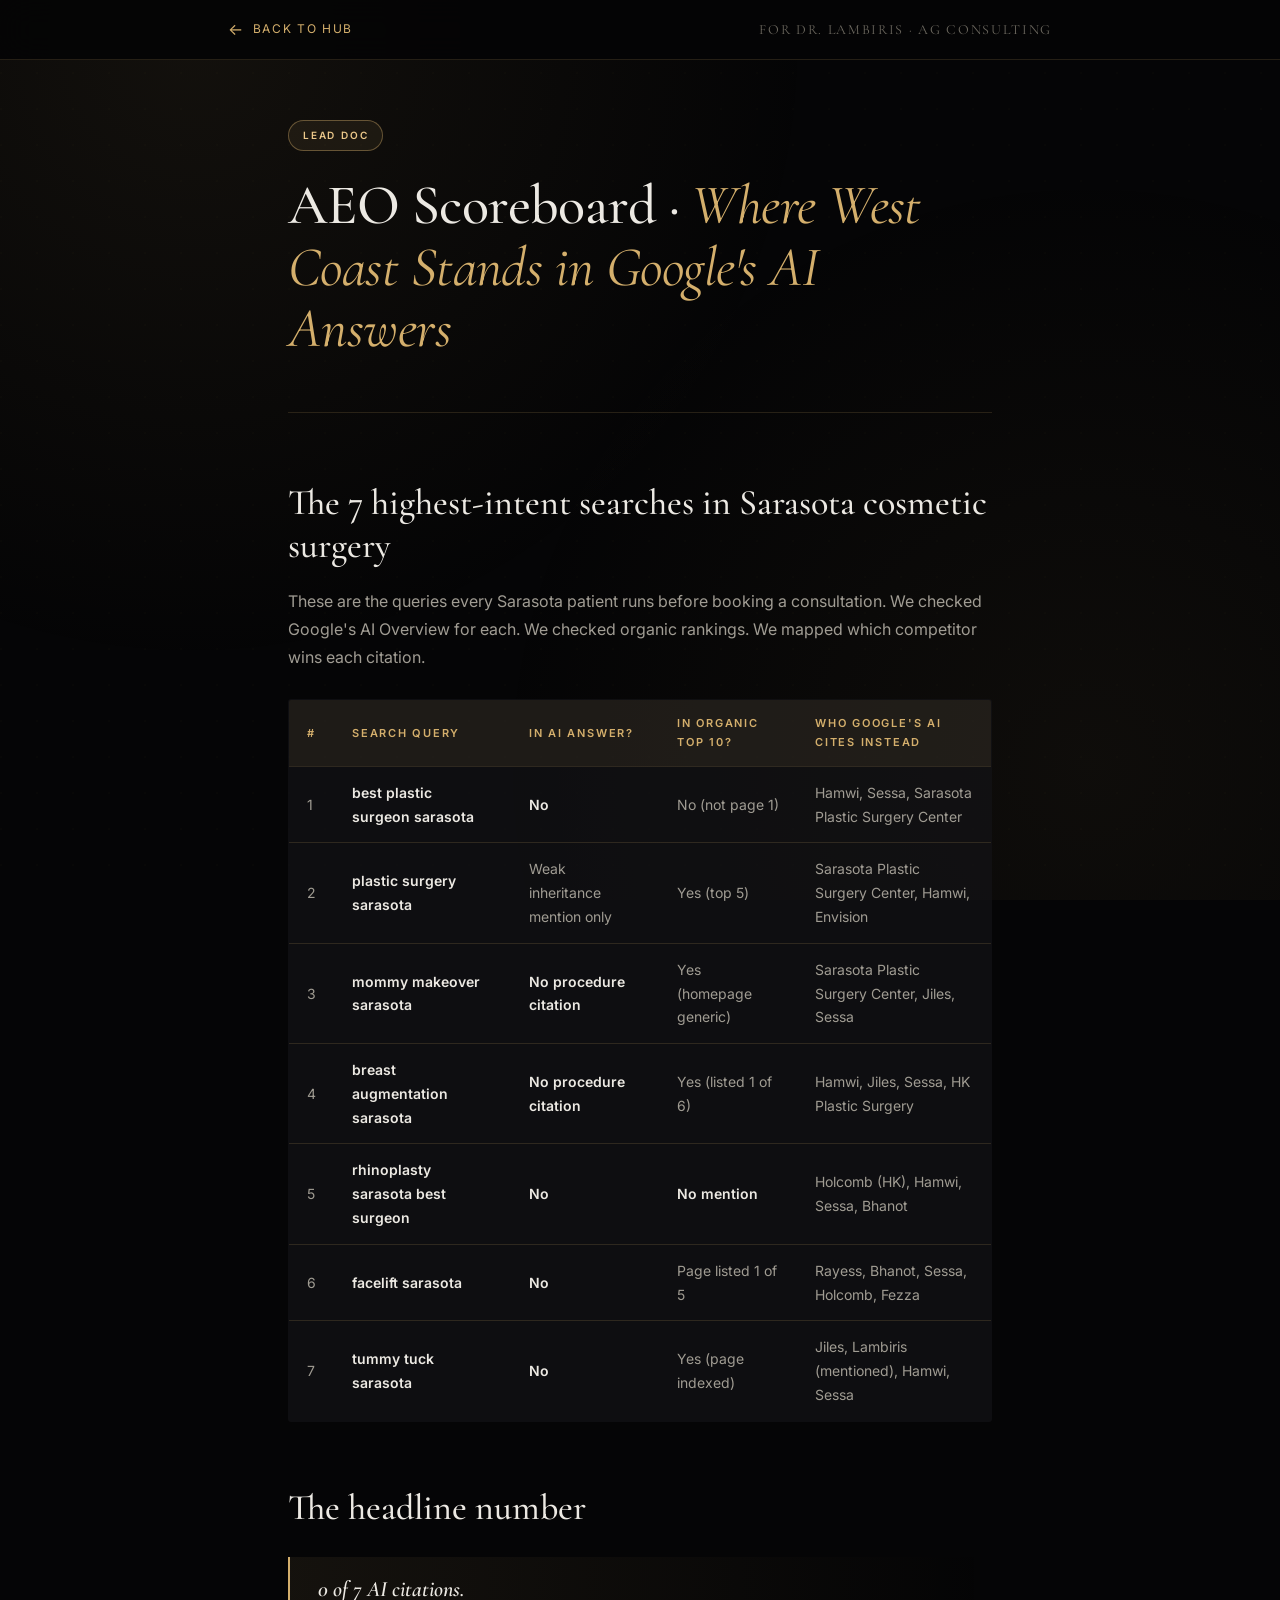
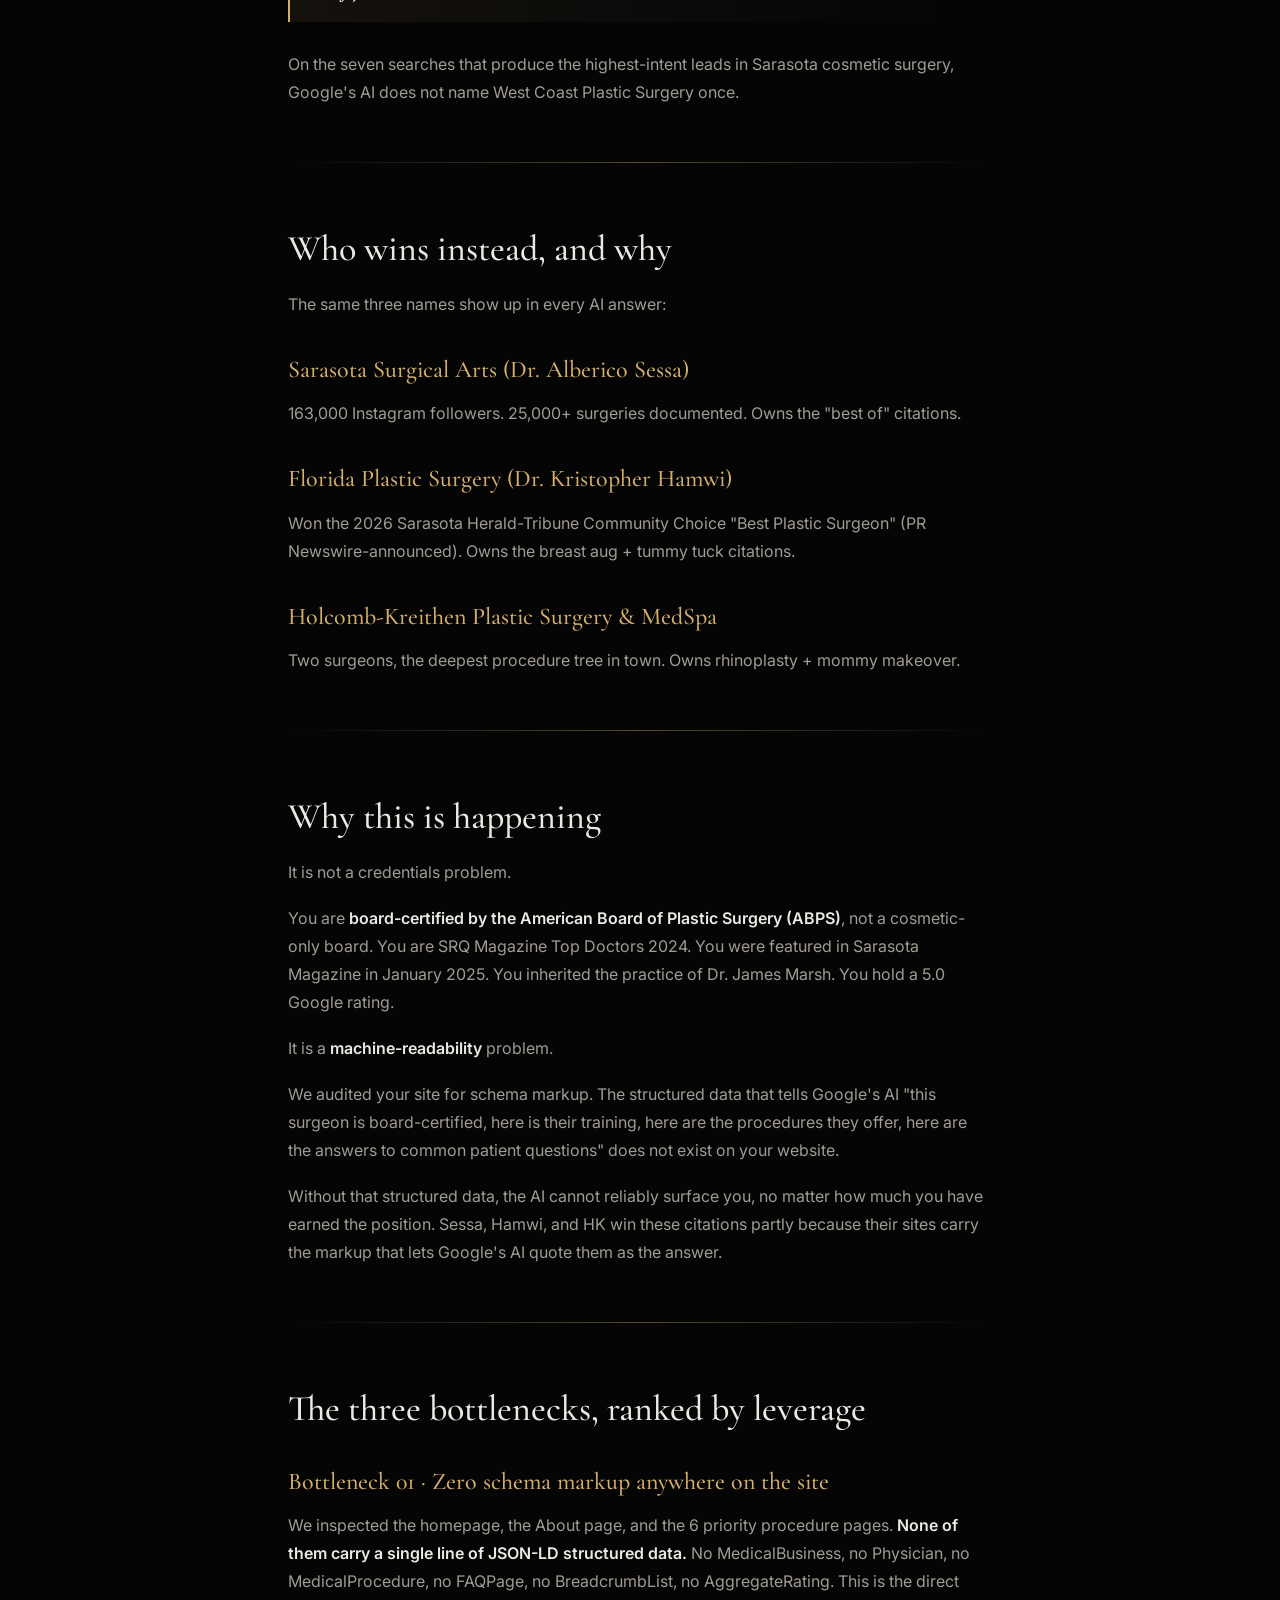
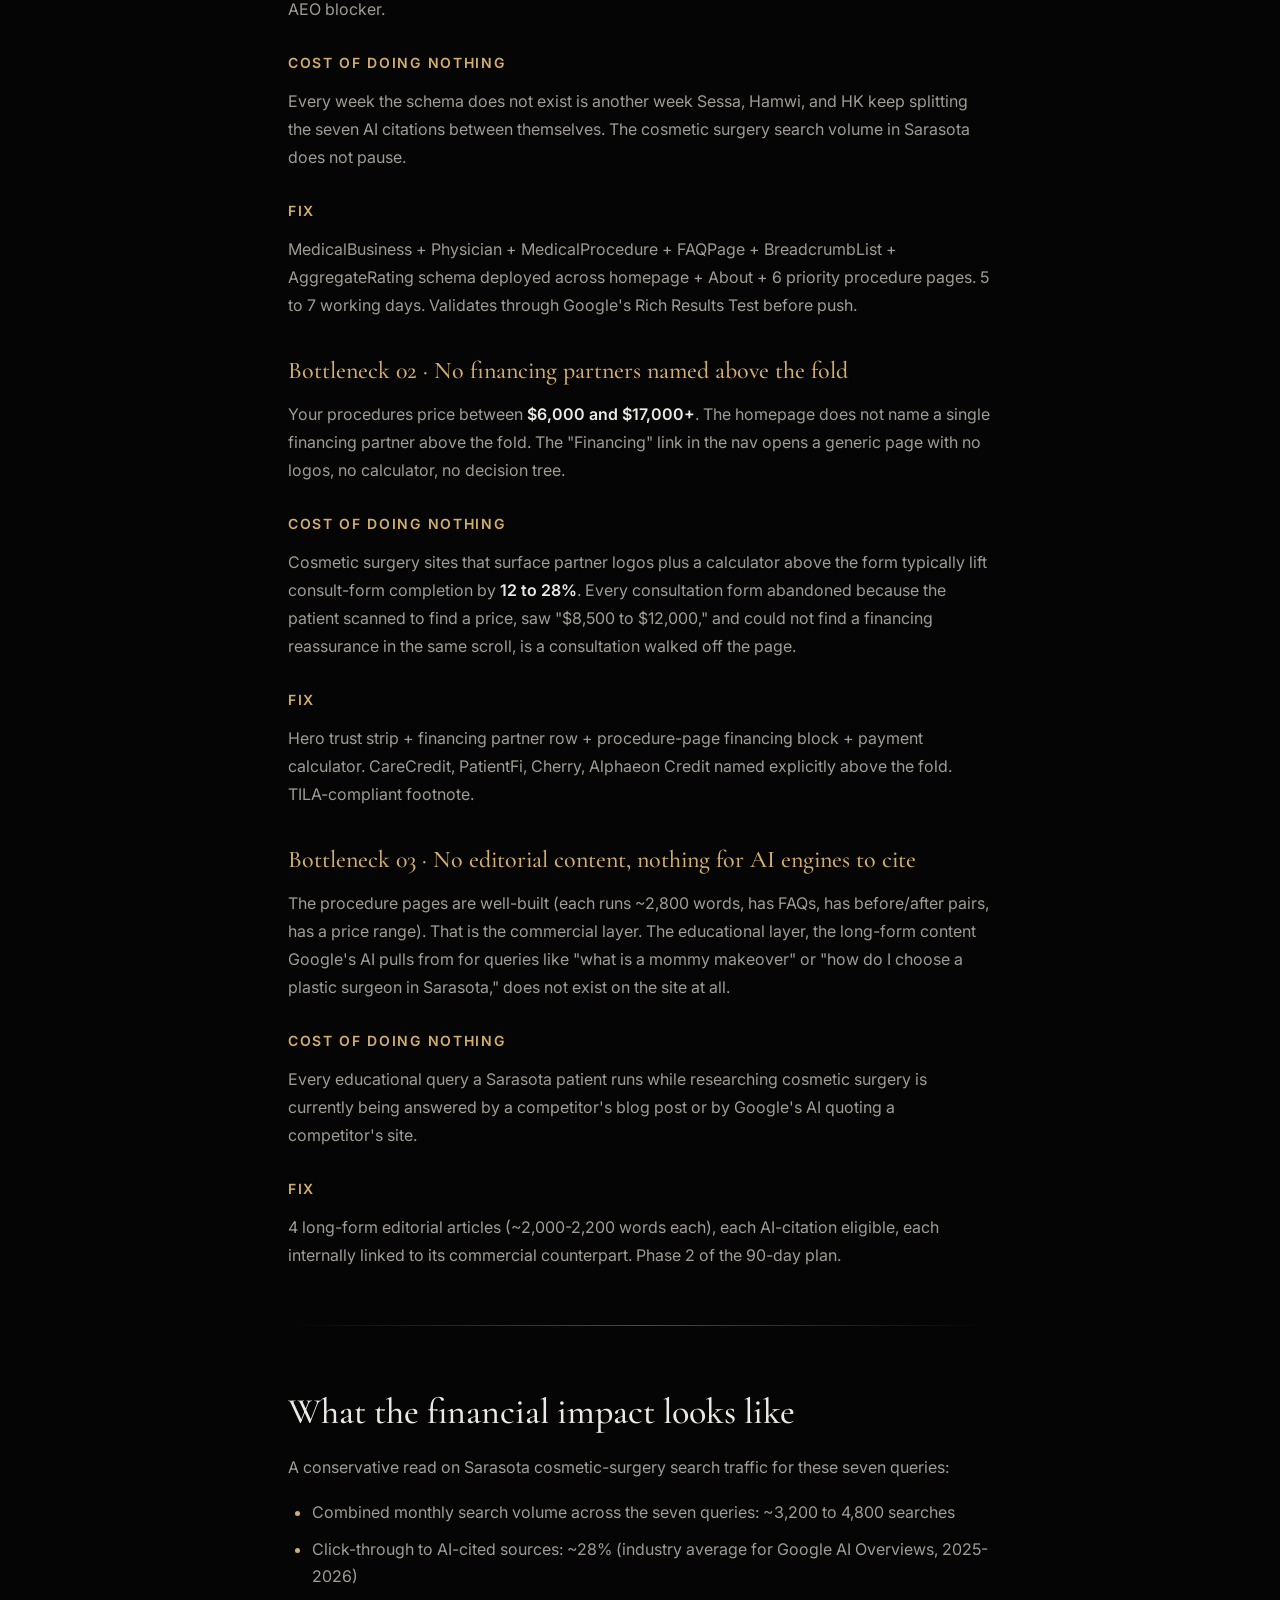
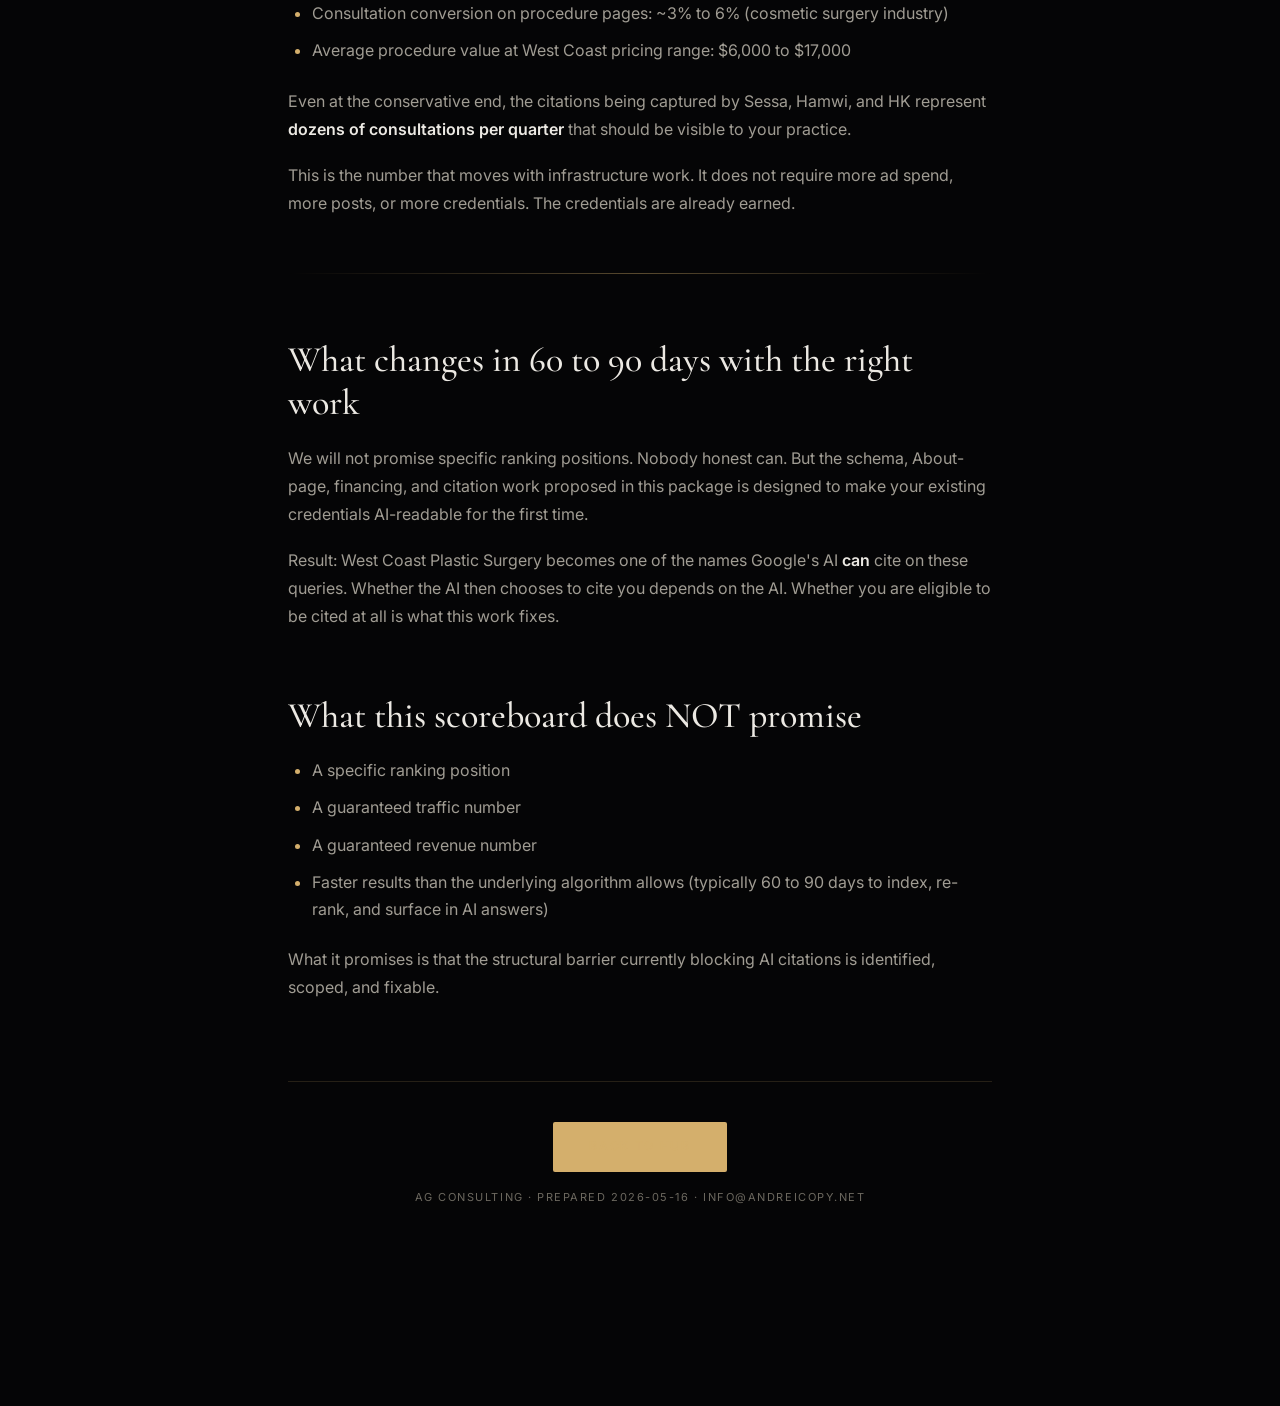
<file: bottleneck-analysis.html>
<!DOCTYPE html>
<html lang="en">
<head>
<meta charset="UTF-8">
<meta name="viewport" content="width=device-width, initial-scale=1.0">
<title>AEO Scoreboard + Bottleneck Analysis &middot; West Coast Plastic Surgery &middot; AG Consulting</title>
<meta name="description" content="The 7-query AEO scoreboard and 3-bottleneck deep-dive for West Coast Plastic Surgery. Prepared by AG Consulting for Dr. Brandon Lambiris.">
<meta name="robots" content="noindex">
<meta property="og:title" content="AEO Scoreboard &middot; West Coast Plastic Surgery">
<meta property="og:description" content="0 of 7 AI citations. Three bottlenecks ranked by leverage. Why this is happening and what changes in 60-90 days.">
<meta property="og:type" content="article">
<meta name="twitter:card" content="summary_large_image">
<link rel="icon" type="image/svg+xml" href="favicon.svg">
<script defer data-domain="andrei170.github.io" src="https://plausible.io/js/script.js"></script>
<link rel="preconnect" href="https://fonts.googleapis.com">
<link rel="preconnect" href="https://fonts.gstatic.com" crossorigin>
<link href="https://fonts.googleapis.com/css2?family=Cormorant+Garamond:wght@400;500;600;700&family=Inter:wght@300;400;500;600;700&display=swap" rel="stylesheet">
<link rel="stylesheet" href="docs.css">
</head>
<body>

<nav class="nav">
  <div class="nav-inner">
    <a href="index.html" class="nav-back"><span class="arrow">&larr;</span> Back to Hub</a>
    <span class="nav-title">For Dr. Lambiris &middot; AG Consulting</span>
  </div>
</nav>

<article class="doc">
  <header class="doc-header">
    <span class="doc-tag">Lead Doc</span>
    <h1>AEO Scoreboard &middot; <em>Where West Coast Stands in Google's AI Answers</em></h1>
  </header>

<h2>The 7 highest-intent searches in Sarasota cosmetic surgery</h2>
<p>These are the queries every Sarasota patient runs before booking a consultation. We checked Google's AI Overview for each. We checked organic rankings. We mapped which competitor wins each citation.</p>

<table>
<thead>
<tr><th>#</th><th>Search Query</th><th>In AI Answer?</th><th>In Organic Top 10?</th><th>Who Google's AI Cites Instead</th></tr>
</thead>
<tbody>
<tr><td>1</td><td><strong>best plastic surgeon sarasota</strong></td><td><strong>No</strong></td><td>No (not page 1)</td><td>Hamwi, Sessa, Sarasota Plastic Surgery Center</td></tr>
<tr><td>2</td><td><strong>plastic surgery sarasota</strong></td><td>Weak inheritance mention only</td><td>Yes (top 5)</td><td>Sarasota Plastic Surgery Center, Hamwi, Envision</td></tr>
<tr><td>3</td><td><strong>mommy makeover sarasota</strong></td><td><strong>No procedure citation</strong></td><td>Yes (homepage generic)</td><td>Sarasota Plastic Surgery Center, Jiles, Sessa</td></tr>
<tr><td>4</td><td><strong>breast augmentation sarasota</strong></td><td><strong>No procedure citation</strong></td><td>Yes (listed 1 of 6)</td><td>Hamwi, Jiles, Sessa, HK Plastic Surgery</td></tr>
<tr><td>5</td><td><strong>rhinoplasty sarasota best surgeon</strong></td><td><strong>No</strong></td><td><strong>No mention</strong></td><td>Holcomb (HK), Hamwi, Sessa, Bhanot</td></tr>
<tr><td>6</td><td><strong>facelift sarasota</strong></td><td><strong>No</strong></td><td>Page listed 1 of 5</td><td>Rayess, Bhanot, Sessa, Holcomb, Fezza</td></tr>
<tr><td>7</td><td><strong>tummy tuck sarasota</strong></td><td><strong>No</strong></td><td>Yes (page indexed)</td><td>Jiles, Lambiris (mentioned), Hamwi, Sessa</td></tr>
</tbody>
</table>

<h2>The headline number</h2>
<blockquote><strong>0 of 7 AI citations.</strong></blockquote>
<p>On the seven searches that produce the highest-intent leads in Sarasota cosmetic surgery, Google's AI does not name West Coast Plastic Surgery once.</p>

<hr />

<h2>Who wins instead, and why</h2>
<p>The same three names show up in every AI answer:</p>

<h3>Sarasota Surgical Arts (Dr. Alberico Sessa)</h3>
<p>163,000 Instagram followers. 25,000+ surgeries documented. Owns the "best of" citations.</p>

<h3>Florida Plastic Surgery (Dr. Kristopher Hamwi)</h3>
<p>Won the 2026 Sarasota Herald-Tribune Community Choice "Best Plastic Surgeon" (PR Newswire-announced). Owns the breast aug + tummy tuck citations.</p>

<h3>Holcomb-Kreithen Plastic Surgery &amp; MedSpa</h3>
<p>Two surgeons, the deepest procedure tree in town. Owns rhinoplasty + mommy makeover.</p>

<hr />

<h2>Why this is happening</h2>
<p>It is not a credentials problem.</p>
<p>You are <strong>board-certified by the American Board of Plastic Surgery (ABPS)</strong>, not a cosmetic-only board. You are SRQ Magazine Top Doctors 2024. You were featured in Sarasota Magazine in January 2025. You inherited the practice of Dr. James Marsh. You hold a 5.0 Google rating.</p>
<p>It is a <strong>machine-readability</strong> problem.</p>
<p>We audited your site for schema markup. The structured data that tells Google's AI "this surgeon is board-certified, here is their training, here are the procedures they offer, here are the answers to common patient questions" does not exist on your website.</p>
<p>Without that structured data, the AI cannot reliably surface you, no matter how much you have earned the position. Sessa, Hamwi, and HK win these citations partly because their sites carry the markup that lets Google's AI quote them as the answer.</p>

<hr />

<h2>The three bottlenecks, ranked by leverage</h2>

<h3>Bottleneck 01 &middot; Zero schema markup anywhere on the site</h3>
<p>We inspected the homepage, the About page, and the 6 priority procedure pages. <strong>None of them carry a single line of JSON-LD structured data.</strong> No MedicalBusiness, no Physician, no MedicalProcedure, no FAQPage, no BreadcrumbList, no AggregateRating. This is the direct AEO blocker.</p>
<h4>Cost of doing nothing</h4>
<p>Every week the schema does not exist is another week Sessa, Hamwi, and HK keep splitting the seven AI citations between themselves. The cosmetic surgery search volume in Sarasota does not pause.</p>
<h4>Fix</h4>
<p>MedicalBusiness + Physician + MedicalProcedure + FAQPage + BreadcrumbList + AggregateRating schema deployed across homepage + About + 6 priority procedure pages. 5 to 7 working days. Validates through Google's Rich Results Test before push.</p>

<h3>Bottleneck 02 &middot; No financing partners named above the fold</h3>
<p>Your procedures price between <strong>$6,000 and $17,000+</strong>. The homepage does not name a single financing partner above the fold. The "Financing" link in the nav opens a generic page with no logos, no calculator, no decision tree.</p>
<h4>Cost of doing nothing</h4>
<p>Cosmetic surgery sites that surface partner logos plus a calculator above the form typically lift consult-form completion by <strong>12 to 28%</strong>. Every consultation form abandoned because the patient scanned to find a price, saw "$8,500 to $12,000," and could not find a financing reassurance in the same scroll, is a consultation walked off the page.</p>
<h4>Fix</h4>
<p>Hero trust strip + financing partner row + procedure-page financing block + payment calculator. CareCredit, PatientFi, Cherry, Alphaeon Credit named explicitly above the fold. TILA-compliant footnote.</p>

<h3>Bottleneck 03 &middot; No editorial content, nothing for AI engines to cite</h3>
<p>The procedure pages are well-built (each runs ~2,800 words, has FAQs, has before/after pairs, has a price range). That is the commercial layer. The educational layer, the long-form content Google's AI pulls from for queries like "what is a mommy makeover" or "how do I choose a plastic surgeon in Sarasota," does not exist on the site at all.</p>
<h4>Cost of doing nothing</h4>
<p>Every educational query a Sarasota patient runs while researching cosmetic surgery is currently being answered by a competitor's blog post or by Google's AI quoting a competitor's site.</p>
<h4>Fix</h4>
<p>4 long-form editorial articles (~2,000-2,200 words each), each AI-citation eligible, each internally linked to its commercial counterpart. Phase 2 of the 90-day plan.</p>

<hr />

<h2>What the financial impact looks like</h2>
<p>A conservative read on Sarasota cosmetic-surgery search traffic for these seven queries:</p>
<ul>
<li>Combined monthly search volume across the seven queries: ~3,200 to 4,800 searches</li>
<li>Click-through to AI-cited sources: ~28% (industry average for Google AI Overviews, 2025-2026)</li>
<li>Consultation conversion on procedure pages: ~3% to 6% (cosmetic surgery industry)</li>
<li>Average procedure value at West Coast pricing range: $6,000 to $17,000</li>
</ul>
<p>Even at the conservative end, the citations being captured by Sessa, Hamwi, and HK represent <strong>dozens of consultations per quarter</strong> that should be visible to your practice.</p>
<p>This is the number that moves with infrastructure work. It does not require more ad spend, more posts, or more credentials. The credentials are already earned.</p>

<hr />

<h2>What changes in 60 to 90 days with the right work</h2>
<p>We will not promise specific ranking positions. Nobody honest can. But the schema, About-page, financing, and citation work proposed in this package is designed to make your existing credentials AI-readable for the first time.</p>
<p>Result: West Coast Plastic Surgery becomes one of the names Google's AI <strong>can</strong> cite on these queries. Whether the AI then chooses to cite you depends on the AI. Whether you are eligible to be cited at all is what this work fixes.</p>

<h2>What this scoreboard does NOT promise</h2>
<ul>
<li>A specific ranking position</li>
<li>A guaranteed traffic number</li>
<li>A guaranteed revenue number</li>
<li>Faster results than the underlying algorithm allows (typically 60 to 90 days to index, re-rank, and surface in AI answers)</li>
</ul>
<p>What it promises is that the structural barrier currently blocking AI citations is identified, scoped, and fixable.</p>

<div class="doc-footer">
<a href="index.html" class="doc-footer-link">Back to Hub</a>
<div class="doc-meta">AG Consulting &middot; Prepared 2026-05-16 &middot; info@andreicopy.net</div>
</div>

</article>
</body>
</html>
</file>
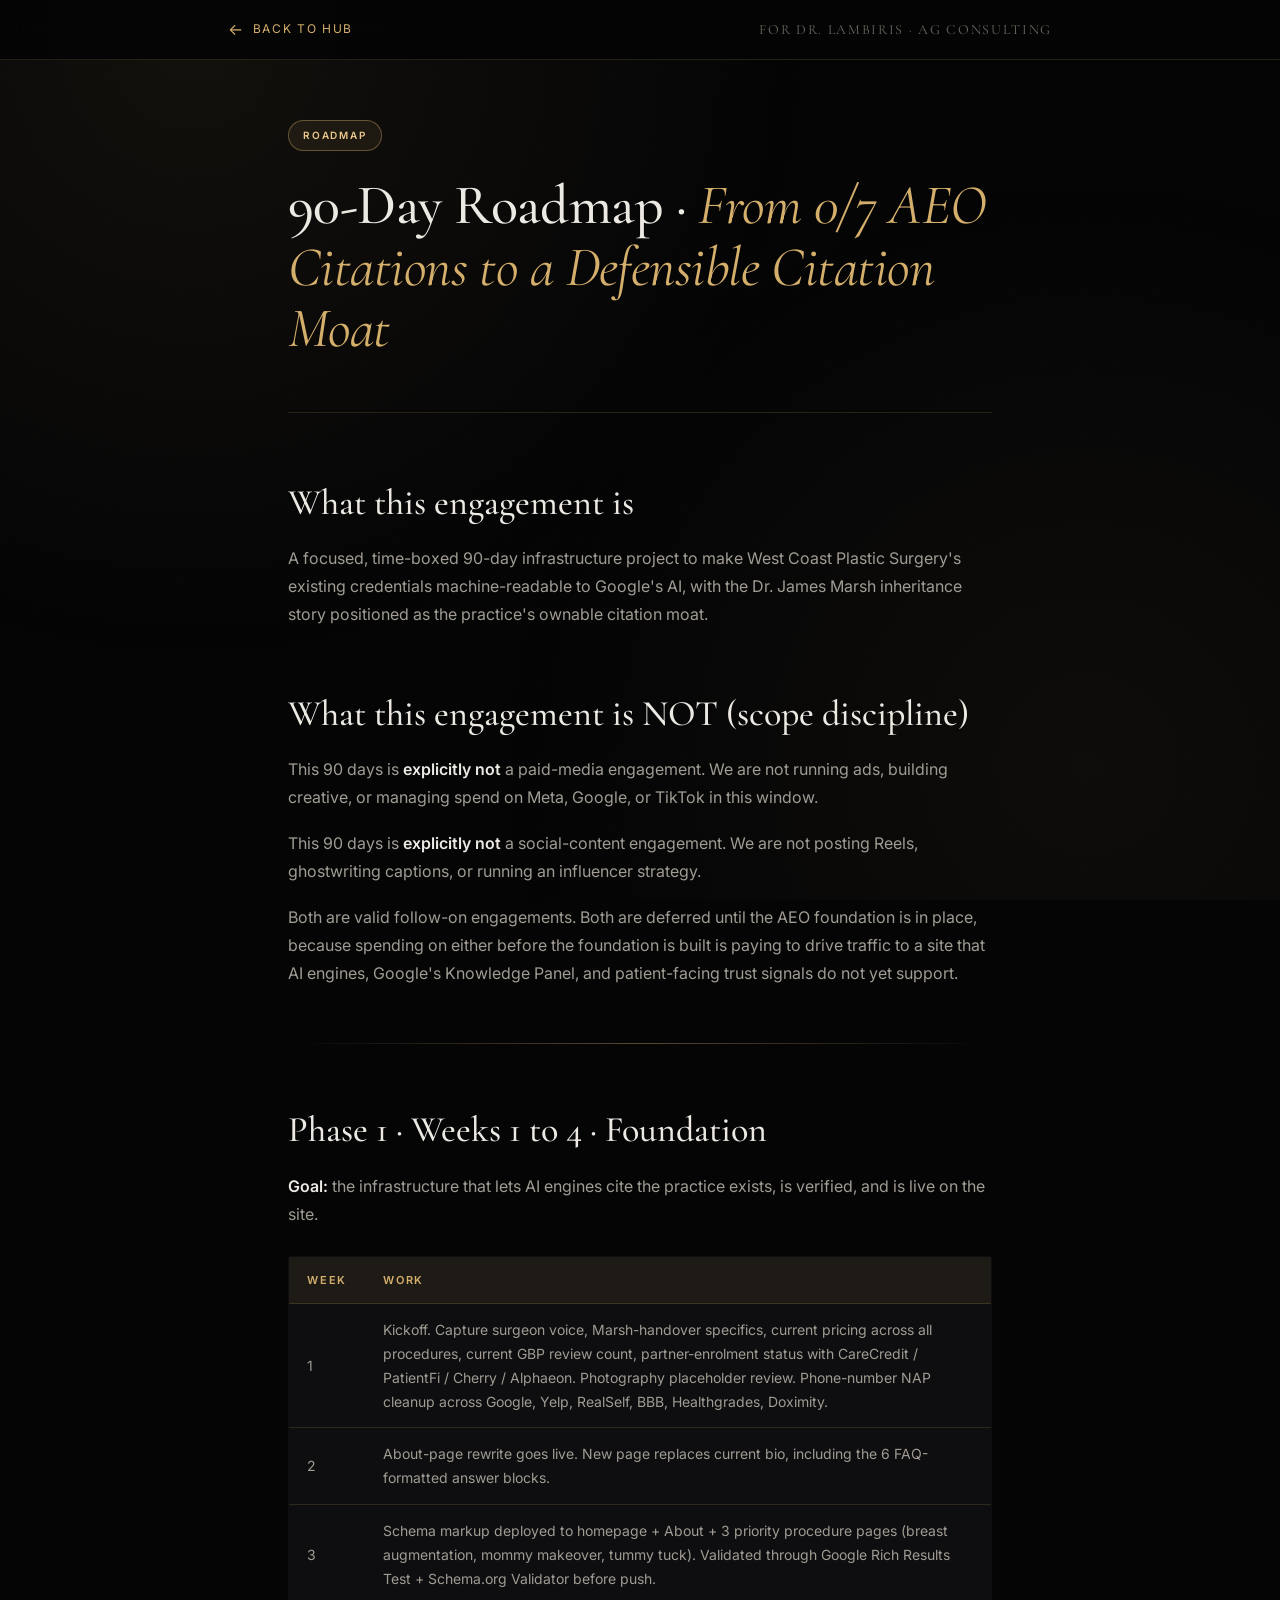
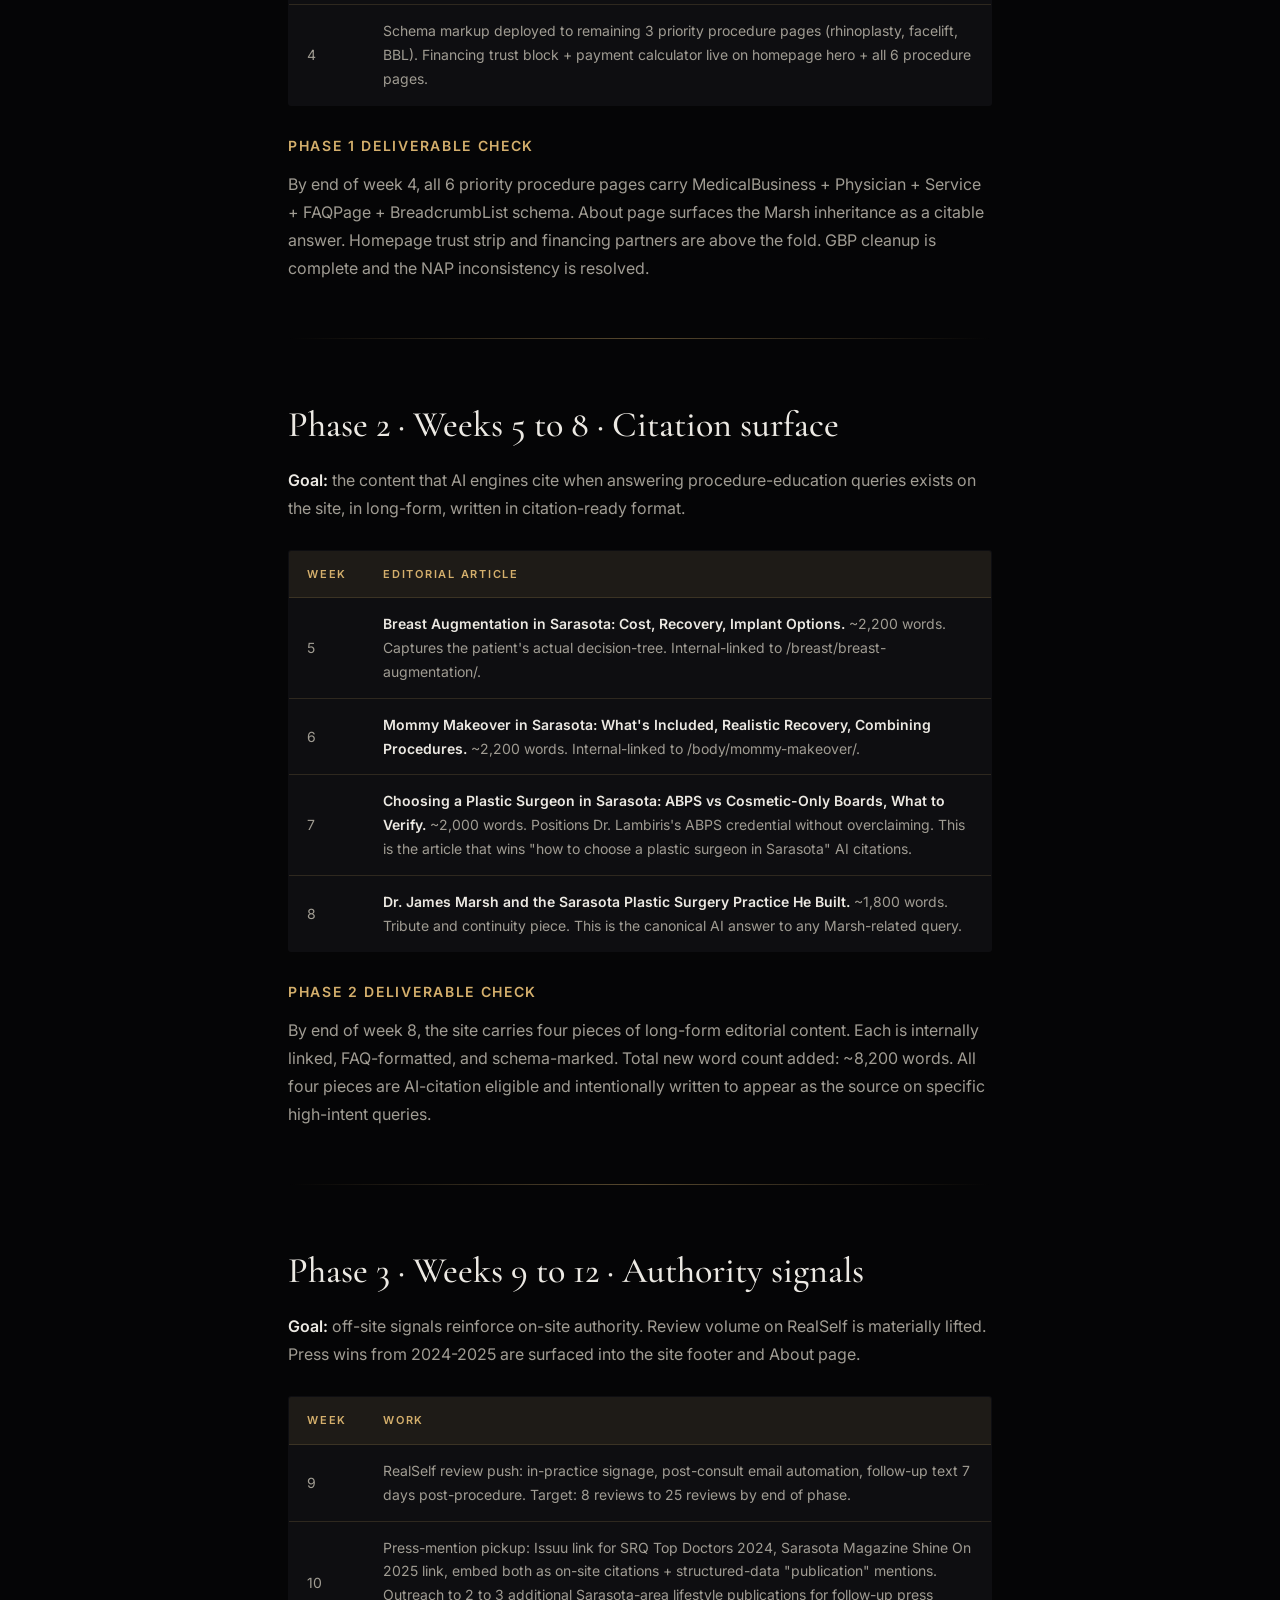
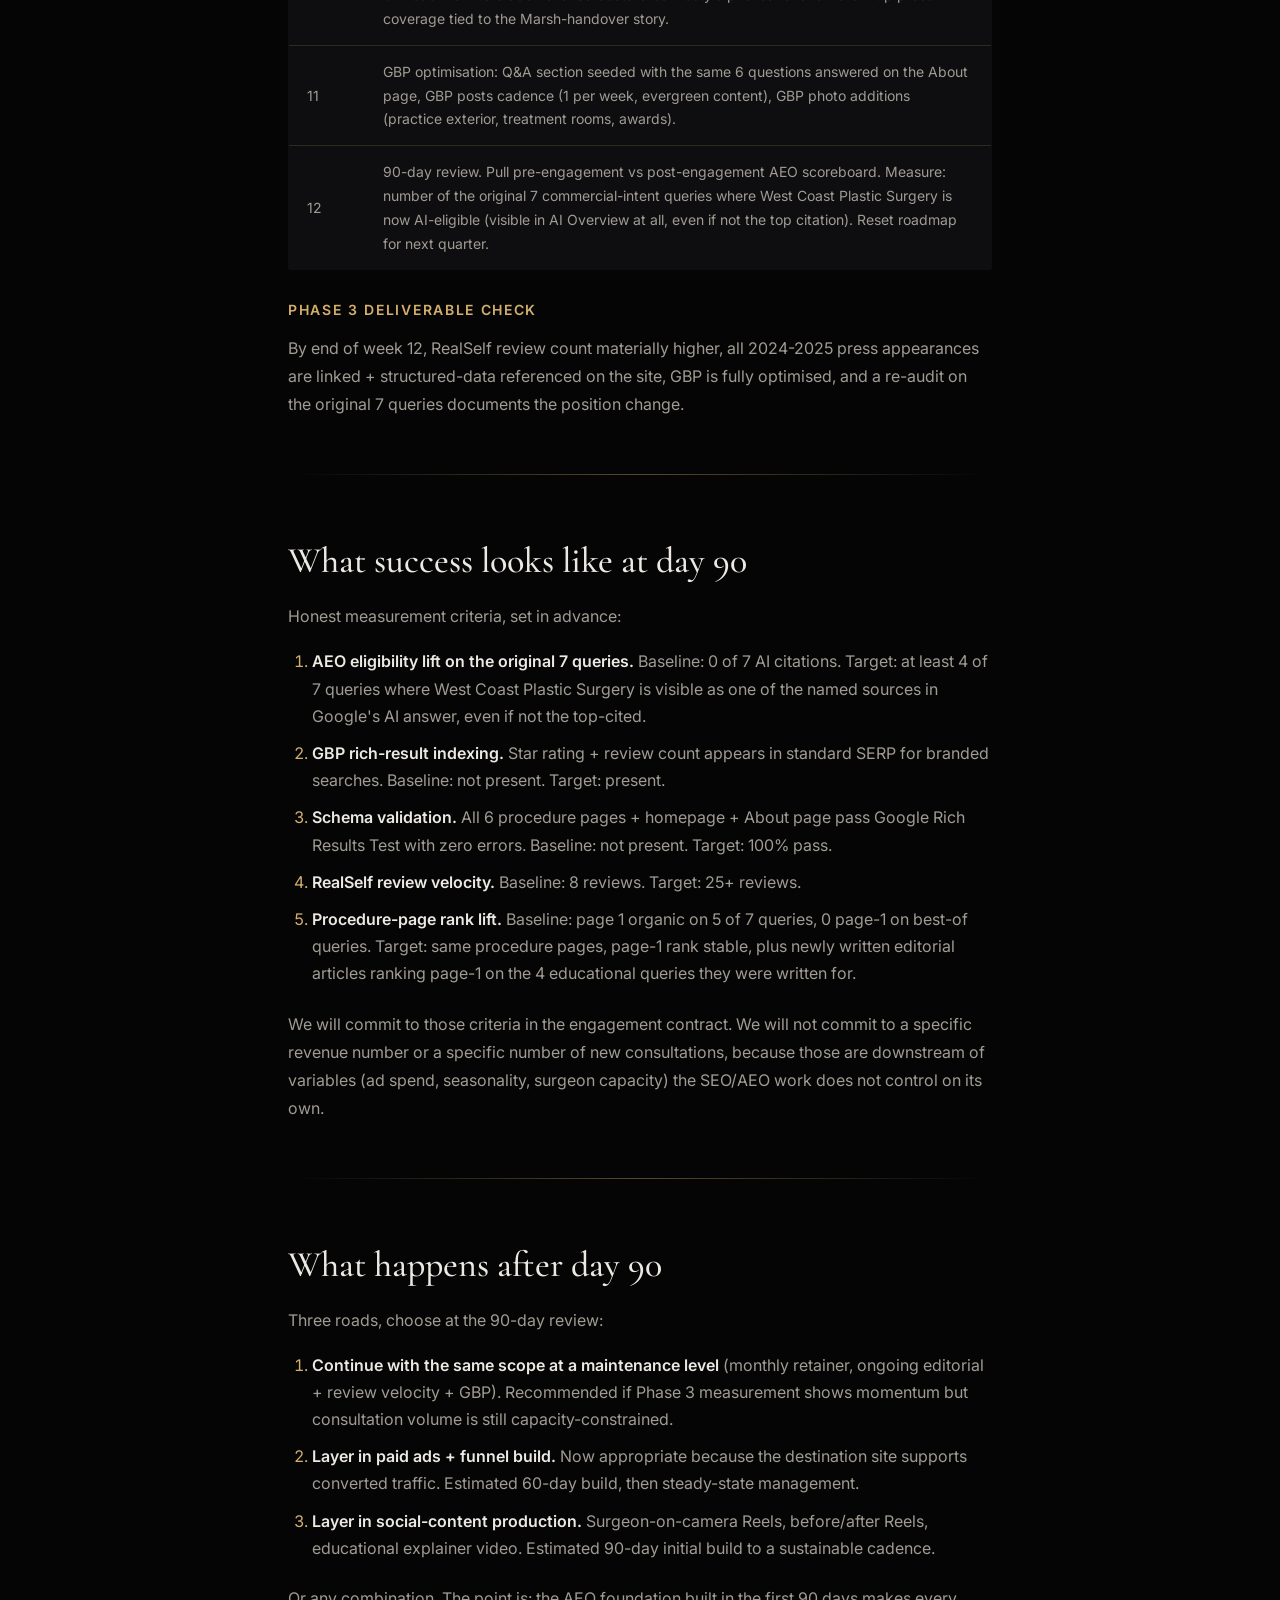
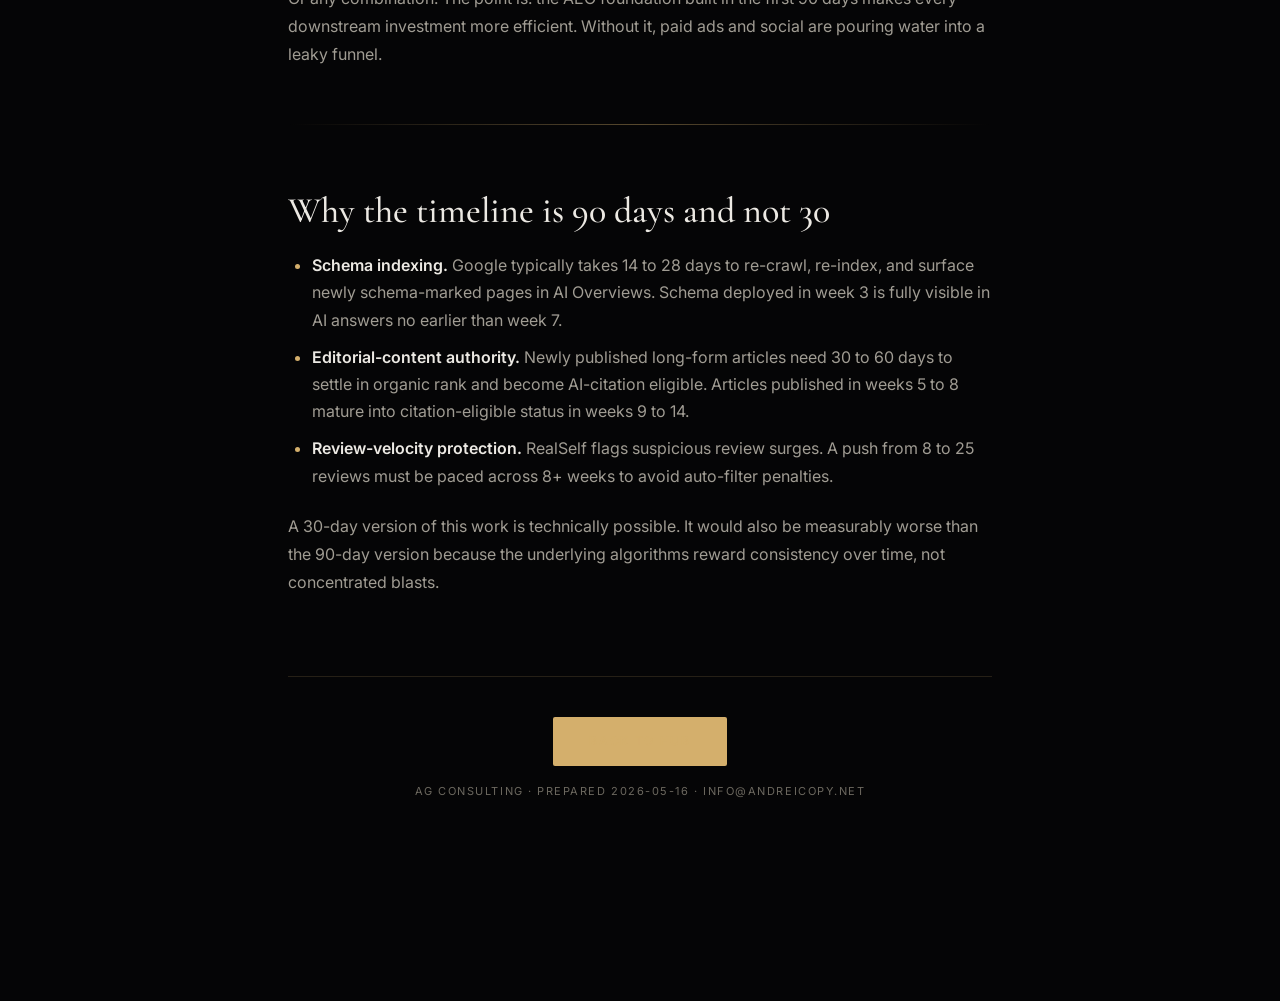
<file: content-strategy.html>
<!DOCTYPE html>
<html lang="en">
<head>
<meta charset="UTF-8">
<meta name="viewport" content="width=device-width, initial-scale=1.0">
<title>90-Day Editorial Roadmap &middot; West Coast Plastic Surgery &middot; AG Consulting</title>
<meta name="description" content="90-day AEO + citation moat roadmap for West Coast Plastic Surgery. Three phases, four weeks each. Editorial content, schema, authority signals. Prepared by AG Consulting.">
<meta name="robots" content="noindex">
<meta property="og:title" content="90-Day Roadmap &middot; West Coast Plastic Surgery">
<meta property="og:description" content="Phase 1 foundation. Phase 2 citation surface. Phase 3 authority signals. Measurement criteria set in advance.">
<meta property="og:type" content="article">
<meta name="twitter:card" content="summary_large_image">
<link rel="icon" type="image/svg+xml" href="favicon.svg">
<script defer data-domain="andrei170.github.io" src="https://plausible.io/js/script.js"></script>
<link rel="preconnect" href="https://fonts.googleapis.com">
<link rel="preconnect" href="https://fonts.gstatic.com" crossorigin>
<link href="https://fonts.googleapis.com/css2?family=Cormorant+Garamond:wght@400;500;600;700&family=Inter:wght@300;400;500;600;700&display=swap" rel="stylesheet">
<link rel="stylesheet" href="docs.css">
</head>
<body>

<nav class="nav">
  <div class="nav-inner">
    <a href="index.html" class="nav-back"><span class="arrow">&larr;</span> Back to Hub</a>
    <span class="nav-title">For Dr. Lambiris &middot; AG Consulting</span>
  </div>
</nav>

<article class="doc">
  <header class="doc-header">
    <span class="doc-tag">Roadmap</span>
    <h1>90-Day Roadmap &middot; <em>From 0/7 AEO Citations to a Defensible Citation Moat</em></h1>
  </header>

<h2>What this engagement is</h2>
<p>A focused, time-boxed 90-day infrastructure project to make West Coast Plastic Surgery's existing credentials machine-readable to Google's AI, with the Dr. James Marsh inheritance story positioned as the practice's ownable citation moat.</p>

<h2>What this engagement is NOT (scope discipline)</h2>
<p>This 90 days is <strong>explicitly not</strong> a paid-media engagement. We are not running ads, building creative, or managing spend on Meta, Google, or TikTok in this window.</p>
<p>This 90 days is <strong>explicitly not</strong> a social-content engagement. We are not posting Reels, ghostwriting captions, or running an influencer strategy.</p>
<p>Both are valid follow-on engagements. Both are deferred until the AEO foundation is in place, because spending on either before the foundation is built is paying to drive traffic to a site that AI engines, Google's Knowledge Panel, and patient-facing trust signals do not yet support.</p>

<hr />

<h2>Phase 1 &middot; Weeks 1 to 4 &middot; Foundation</h2>
<p><strong>Goal:</strong> the infrastructure that lets AI engines cite the practice exists, is verified, and is live on the site.</p>

<table>
<thead><tr><th>Week</th><th>Work</th></tr></thead>
<tbody>
<tr><td>1</td><td>Kickoff. Capture surgeon voice, Marsh-handover specifics, current pricing across all procedures, current GBP review count, partner-enrolment status with CareCredit / PatientFi / Cherry / Alphaeon. Photography placeholder review. Phone-number NAP cleanup across Google, Yelp, RealSelf, BBB, Healthgrades, Doximity.</td></tr>
<tr><td>2</td><td>About-page rewrite goes live. New page replaces current bio, including the 6 FAQ-formatted answer blocks.</td></tr>
<tr><td>3</td><td>Schema markup deployed to homepage + About + 3 priority procedure pages (breast augmentation, mommy makeover, tummy tuck). Validated through Google Rich Results Test + Schema.org Validator before push.</td></tr>
<tr><td>4</td><td>Schema markup deployed to remaining 3 priority procedure pages (rhinoplasty, facelift, BBL). Financing trust block + payment calculator live on homepage hero + all 6 procedure pages.</td></tr>
</tbody>
</table>

<h4>Phase 1 deliverable check</h4>
<p>By end of week 4, all 6 priority procedure pages carry MedicalBusiness + Physician + Service + FAQPage + BreadcrumbList schema. About page surfaces the Marsh inheritance as a citable answer. Homepage trust strip and financing partners are above the fold. GBP cleanup is complete and the NAP inconsistency is resolved.</p>

<hr />

<h2>Phase 2 &middot; Weeks 5 to 8 &middot; Citation surface</h2>
<p><strong>Goal:</strong> the content that AI engines cite when answering procedure-education queries exists on the site, in long-form, written in citation-ready format.</p>

<table>
<thead><tr><th>Week</th><th>Editorial Article</th></tr></thead>
<tbody>
<tr><td>5</td><td><strong>Breast Augmentation in Sarasota: Cost, Recovery, Implant Options.</strong> ~2,200 words. Captures the patient's actual decision-tree. Internal-linked to /breast/breast-augmentation/.</td></tr>
<tr><td>6</td><td><strong>Mommy Makeover in Sarasota: What's Included, Realistic Recovery, Combining Procedures.</strong> ~2,200 words. Internal-linked to /body/mommy-makeover/.</td></tr>
<tr><td>7</td><td><strong>Choosing a Plastic Surgeon in Sarasota: ABPS vs Cosmetic-Only Boards, What to Verify.</strong> ~2,000 words. Positions Dr. Lambiris's ABPS credential without overclaiming. This is the article that wins "how to choose a plastic surgeon in Sarasota" AI citations.</td></tr>
<tr><td>8</td><td><strong>Dr. James Marsh and the Sarasota Plastic Surgery Practice He Built.</strong> ~1,800 words. Tribute and continuity piece. This is the canonical AI answer to any Marsh-related query.</td></tr>
</tbody>
</table>

<h4>Phase 2 deliverable check</h4>
<p>By end of week 8, the site carries four pieces of long-form editorial content. Each is internally linked, FAQ-formatted, and schema-marked. Total new word count added: ~8,200 words. All four pieces are AI-citation eligible and intentionally written to appear as the source on specific high-intent queries.</p>

<hr />

<h2>Phase 3 &middot; Weeks 9 to 12 &middot; Authority signals</h2>
<p><strong>Goal:</strong> off-site signals reinforce on-site authority. Review volume on RealSelf is materially lifted. Press wins from 2024-2025 are surfaced into the site footer and About page.</p>

<table>
<thead><tr><th>Week</th><th>Work</th></tr></thead>
<tbody>
<tr><td>9</td><td>RealSelf review push: in-practice signage, post-consult email automation, follow-up text 7 days post-procedure. Target: 8 reviews to 25 reviews by end of phase.</td></tr>
<tr><td>10</td><td>Press-mention pickup: Issuu link for SRQ Top Doctors 2024, Sarasota Magazine Shine On 2025 link, embed both as on-site citations + structured-data "publication" mentions. Outreach to 2 to 3 additional Sarasota-area lifestyle publications for follow-up press coverage tied to the Marsh-handover story.</td></tr>
<tr><td>11</td><td>GBP optimisation: Q&amp;A section seeded with the same 6 questions answered on the About page, GBP posts cadence (1 per week, evergreen content), GBP photo additions (practice exterior, treatment rooms, awards).</td></tr>
<tr><td>12</td><td>90-day review. Pull pre-engagement vs post-engagement AEO scoreboard. Measure: number of the original 7 commercial-intent queries where West Coast Plastic Surgery is now AI-eligible (visible in AI Overview at all, even if not the top citation). Reset roadmap for next quarter.</td></tr>
</tbody>
</table>

<h4>Phase 3 deliverable check</h4>
<p>By end of week 12, RealSelf review count materially higher, all 2024-2025 press appearances are linked + structured-data referenced on the site, GBP is fully optimised, and a re-audit on the original 7 queries documents the position change.</p>

<hr />

<h2>What success looks like at day 90</h2>
<p>Honest measurement criteria, set in advance:</p>
<ol>
<li><strong>AEO eligibility lift on the original 7 queries.</strong> Baseline: 0 of 7 AI citations. Target: at least 4 of 7 queries where West Coast Plastic Surgery is visible as one of the named sources in Google's AI answer, even if not the top-cited.</li>
<li><strong>GBP rich-result indexing.</strong> Star rating + review count appears in standard SERP for branded searches. Baseline: not present. Target: present.</li>
<li><strong>Schema validation.</strong> All 6 procedure pages + homepage + About page pass Google Rich Results Test with zero errors. Baseline: not present. Target: 100% pass.</li>
<li><strong>RealSelf review velocity.</strong> Baseline: 8 reviews. Target: 25+ reviews.</li>
<li><strong>Procedure-page rank lift.</strong> Baseline: page 1 organic on 5 of 7 queries, 0 page-1 on best-of queries. Target: same procedure pages, page-1 rank stable, plus newly written editorial articles ranking page-1 on the 4 educational queries they were written for.</li>
</ol>
<p>We will commit to those criteria in the engagement contract. We will not commit to a specific revenue number or a specific number of new consultations, because those are downstream of variables (ad spend, seasonality, surgeon capacity) the SEO/AEO work does not control on its own.</p>

<hr />

<h2>What happens after day 90</h2>
<p>Three roads, choose at the 90-day review:</p>
<ol>
<li><strong>Continue with the same scope at a maintenance level</strong> (monthly retainer, ongoing editorial + review velocity + GBP). Recommended if Phase 3 measurement shows momentum but consultation volume is still capacity-constrained.</li>
<li><strong>Layer in paid ads + funnel build.</strong> Now appropriate because the destination site supports converted traffic. Estimated 60-day build, then steady-state management.</li>
<li><strong>Layer in social-content production.</strong> Surgeon-on-camera Reels, before/after Reels, educational explainer video. Estimated 90-day initial build to a sustainable cadence.</li>
</ol>
<p>Or any combination. The point is: the AEO foundation built in the first 90 days makes every downstream investment more efficient. Without it, paid ads and social are pouring water into a leaky funnel.</p>

<hr />

<h2>Why the timeline is 90 days and not 30</h2>
<ul>
<li><strong>Schema indexing.</strong> Google typically takes 14 to 28 days to re-crawl, re-index, and surface newly schema-marked pages in AI Overviews. Schema deployed in week 3 is fully visible in AI answers no earlier than week 7.</li>
<li><strong>Editorial-content authority.</strong> Newly published long-form articles need 30 to 60 days to settle in organic rank and become AI-citation eligible. Articles published in weeks 5 to 8 mature into citation-eligible status in weeks 9 to 14.</li>
<li><strong>Review-velocity protection.</strong> RealSelf flags suspicious review surges. A push from 8 to 25 reviews must be paced across 8+ weeks to avoid auto-filter penalties.</li>
</ul>
<p>A 30-day version of this work is technically possible. It would also be measurably worse than the 90-day version because the underlying algorithms reward consistency over time, not concentrated blasts.</p>

<div class="doc-footer">
<a href="index.html" class="doc-footer-link">Back to Hub</a>
<div class="doc-meta">AG Consulting &middot; Prepared 2026-05-16 &middot; info@andreicopy.net</div>
</div>

</article>
</body>
</html>
</file>
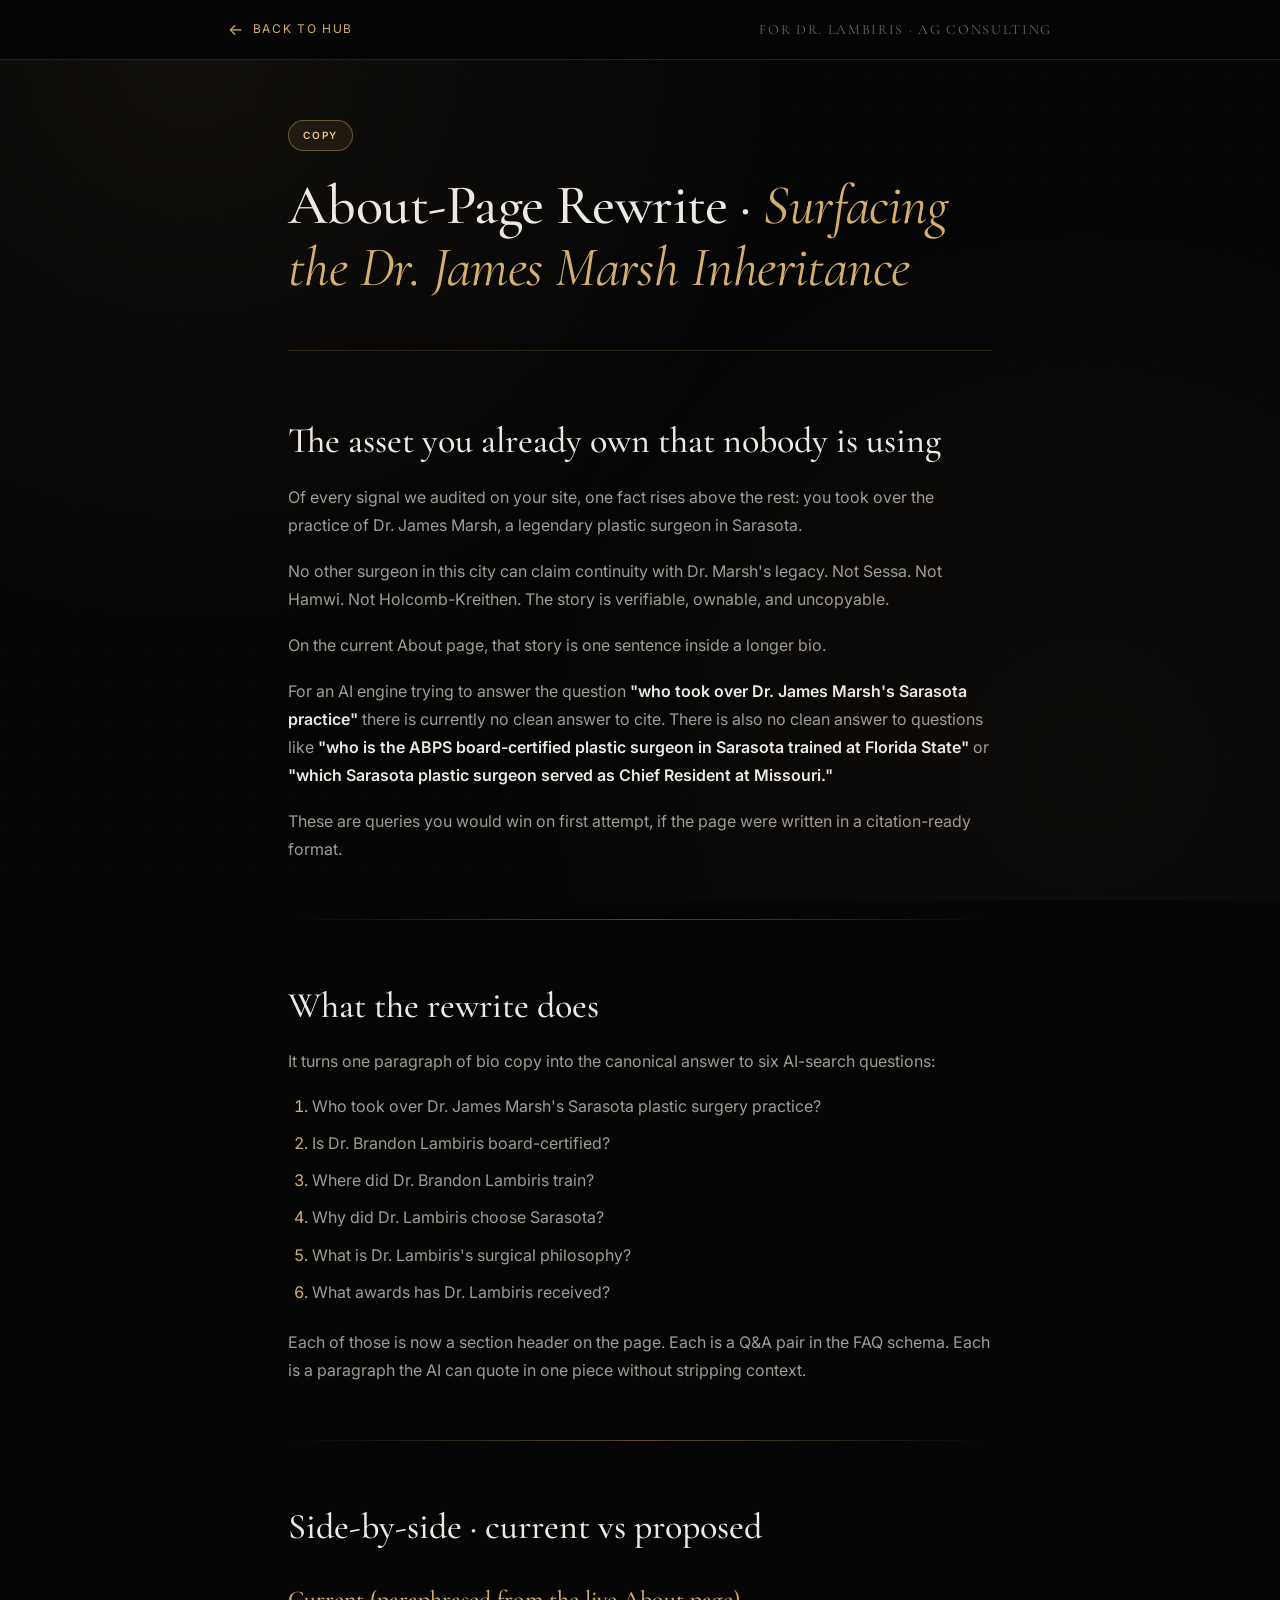
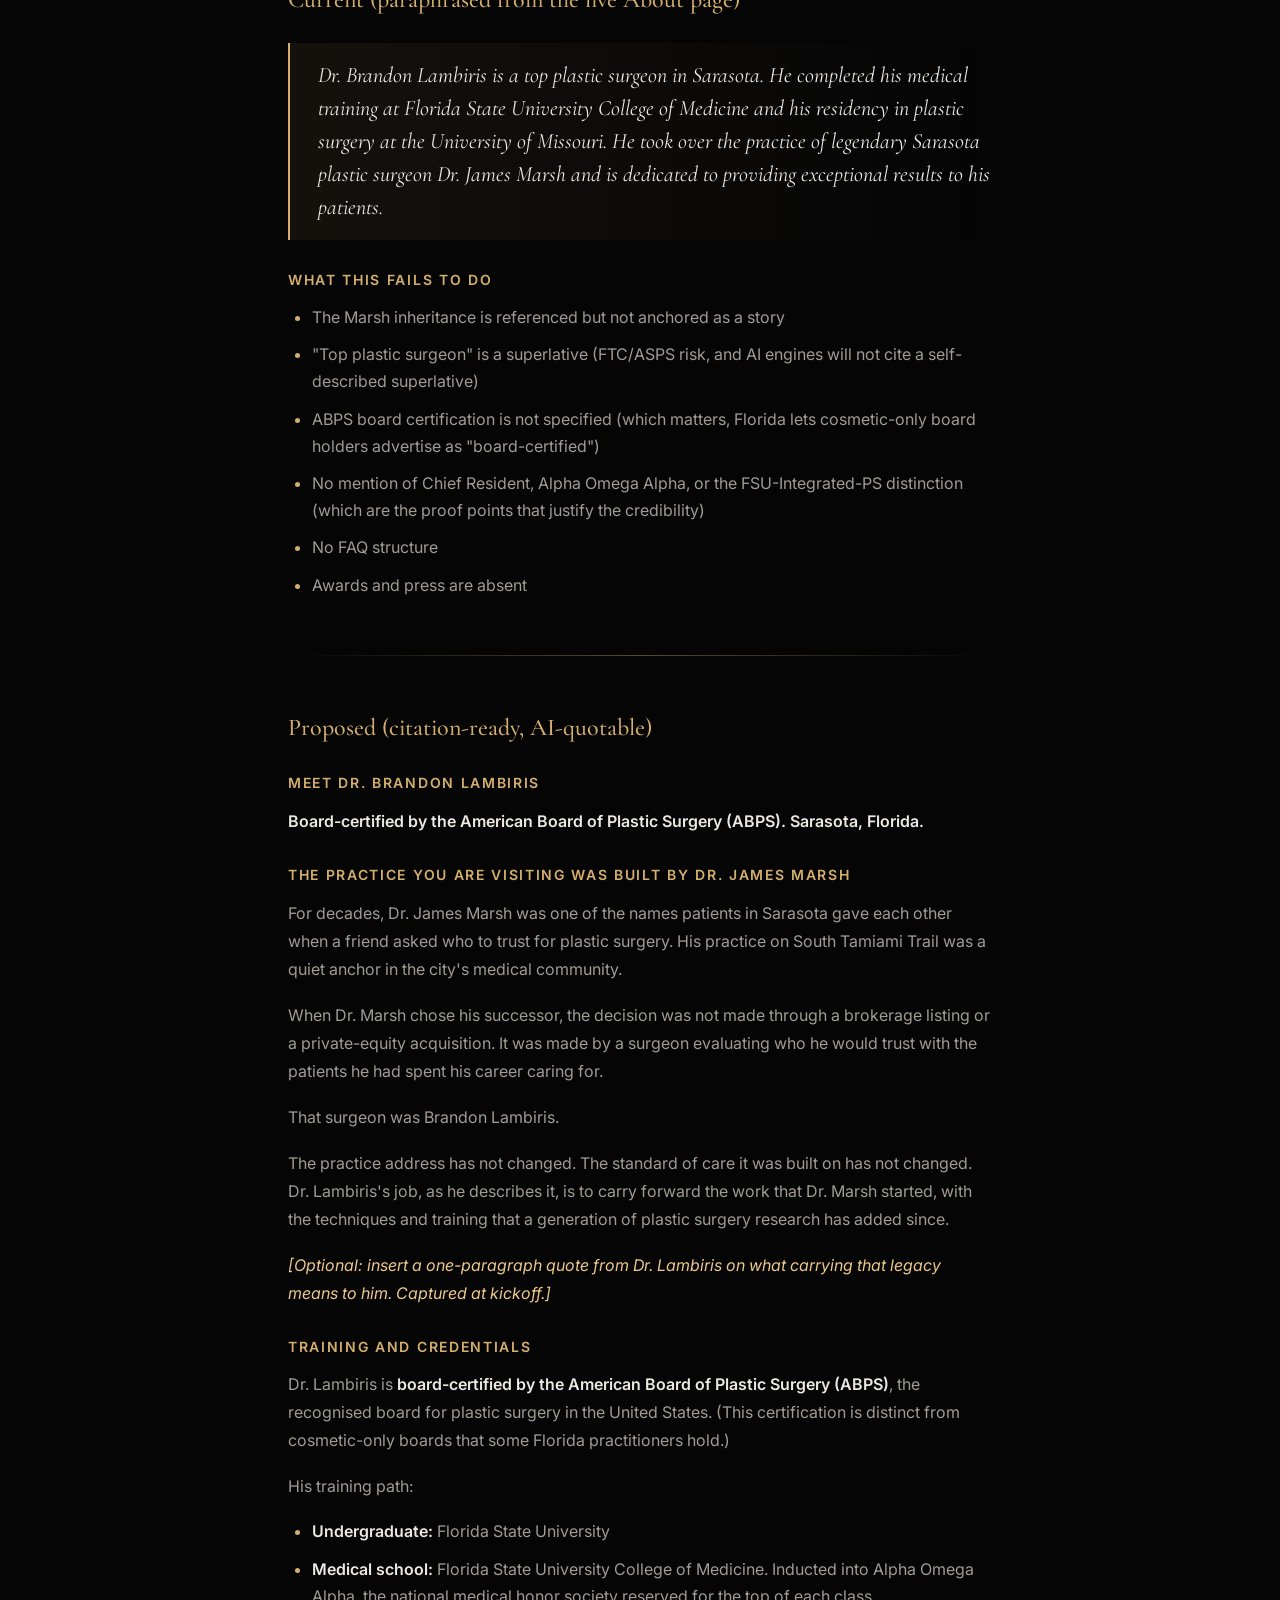
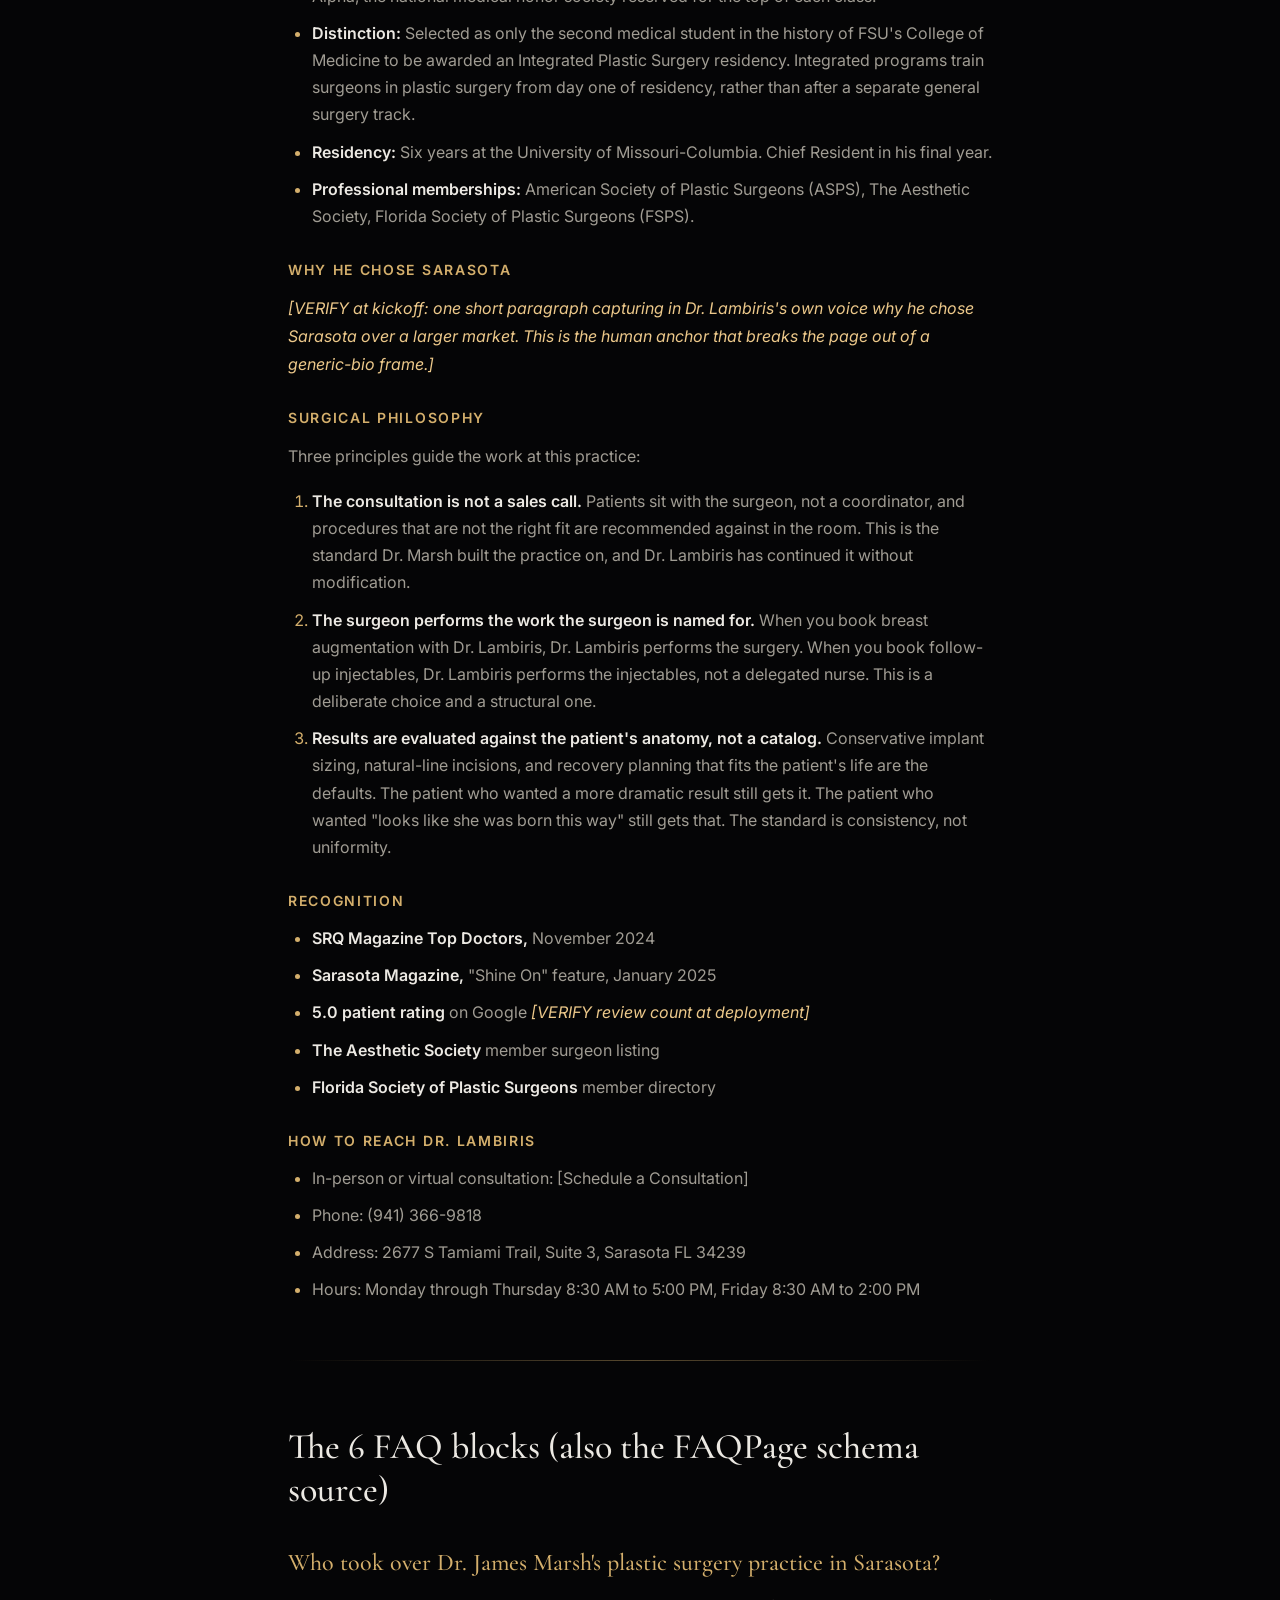
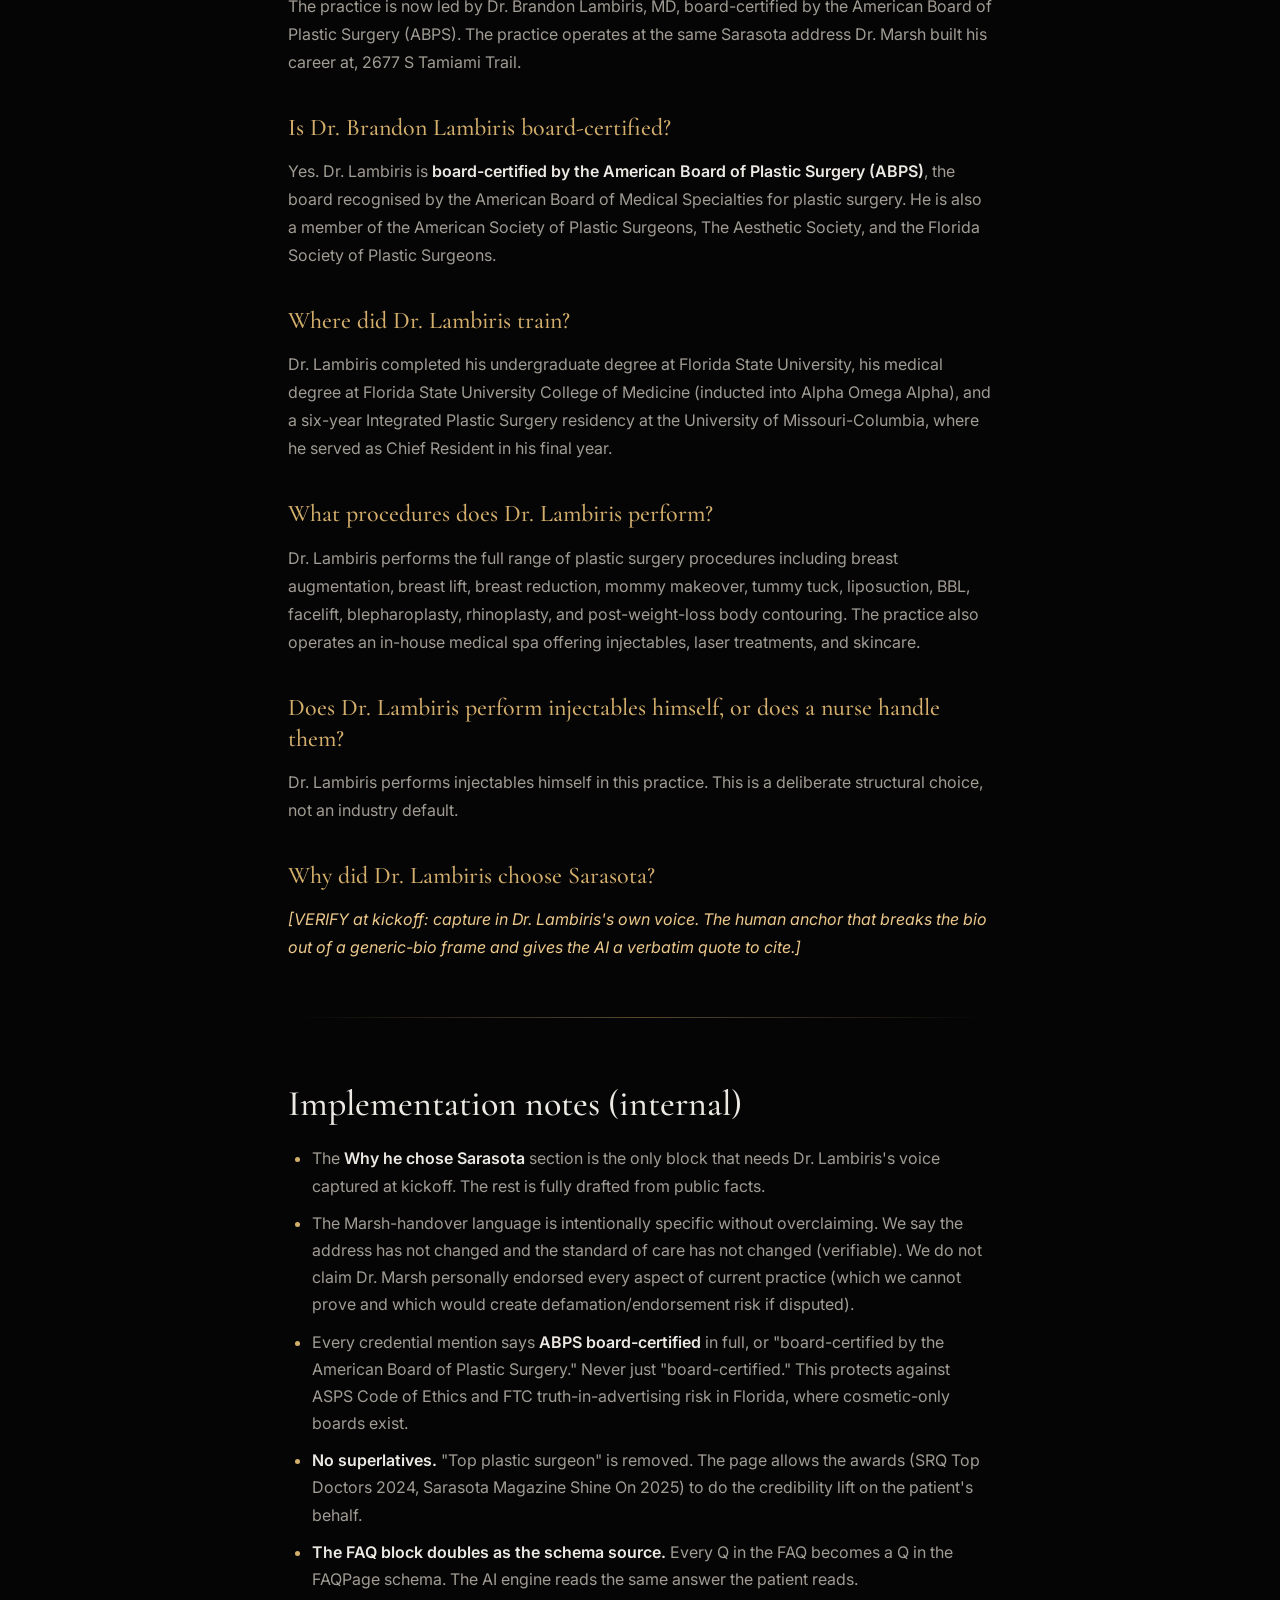
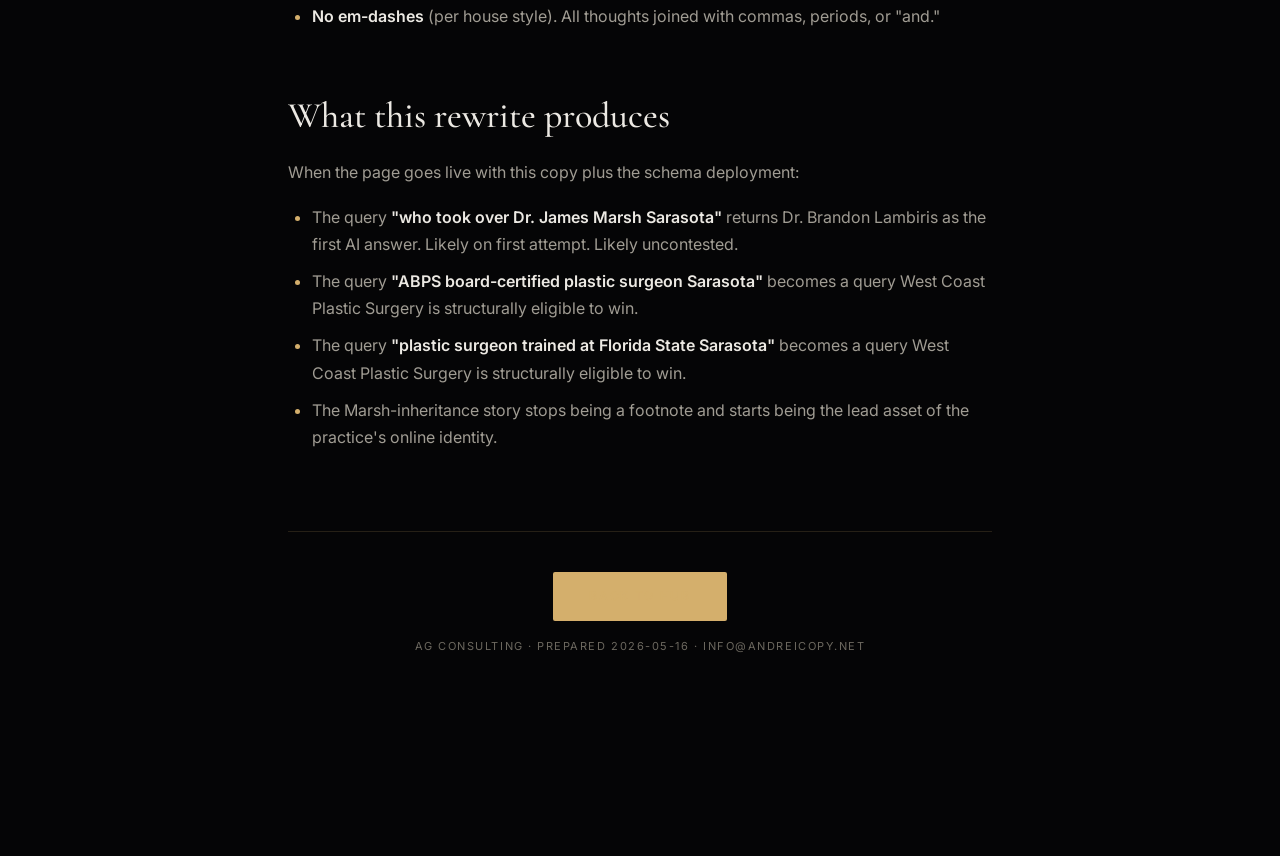
<file: copy-strategy.html>
<!DOCTYPE html>
<html lang="en">
<head>
<meta charset="UTF-8">
<meta name="viewport" content="width=device-width, initial-scale=1.0">
<title>About-Page Rewrite &middot; West Coast Plastic Surgery &middot; AG Consulting</title>
<meta name="description" content="About-page rewrite surfacing the Dr. James Marsh inheritance moat as a citation-ready answer. Prepared by AG Consulting for Dr. Brandon Lambiris.">
<meta name="robots" content="noindex">
<meta property="og:title" content="About-Page Rewrite &middot; West Coast Plastic Surgery">
<meta property="og:description" content="Current vs proposed. The Marsh-inheritance origin story, surfaced as the canonical AI answer. 6 FAQ blocks that double as schema source content.">
<meta property="og:type" content="article">
<meta name="twitter:card" content="summary_large_image">
<link rel="icon" type="image/svg+xml" href="favicon.svg">
<script defer data-domain="andrei170.github.io" src="https://plausible.io/js/script.js"></script>
<link rel="preconnect" href="https://fonts.googleapis.com">
<link rel="preconnect" href="https://fonts.gstatic.com" crossorigin>
<link href="https://fonts.googleapis.com/css2?family=Cormorant+Garamond:wght@400;500;600;700&family=Inter:wght@300;400;500;600;700&display=swap" rel="stylesheet">
<link rel="stylesheet" href="docs.css">
</head>
<body>

<nav class="nav">
  <div class="nav-inner">
    <a href="index.html" class="nav-back"><span class="arrow">&larr;</span> Back to Hub</a>
    <span class="nav-title">For Dr. Lambiris &middot; AG Consulting</span>
  </div>
</nav>

<article class="doc">
  <header class="doc-header">
    <span class="doc-tag">Copy</span>
    <h1>About-Page Rewrite &middot; <em>Surfacing the Dr. James Marsh Inheritance</em></h1>
  </header>

<h2>The asset you already own that nobody is using</h2>
<p>Of every signal we audited on your site, one fact rises above the rest: you took over the practice of Dr. James Marsh, a legendary plastic surgeon in Sarasota.</p>
<p>No other surgeon in this city can claim continuity with Dr. Marsh's legacy. Not Sessa. Not Hamwi. Not Holcomb-Kreithen. The story is verifiable, ownable, and uncopyable.</p>
<p>On the current About page, that story is one sentence inside a longer bio.</p>
<p>For an AI engine trying to answer the question <strong>"who took over Dr. James Marsh's Sarasota practice"</strong> there is currently no clean answer to cite. There is also no clean answer to questions like <strong>"who is the ABPS board-certified plastic surgeon in Sarasota trained at Florida State"</strong> or <strong>"which Sarasota plastic surgeon served as Chief Resident at Missouri."</strong></p>
<p>These are queries you would win on first attempt, if the page were written in a citation-ready format.</p>

<hr />

<h2>What the rewrite does</h2>
<p>It turns one paragraph of bio copy into the canonical answer to six AI-search questions:</p>
<ol>
<li>Who took over Dr. James Marsh's Sarasota plastic surgery practice?</li>
<li>Is Dr. Brandon Lambiris board-certified?</li>
<li>Where did Dr. Brandon Lambiris train?</li>
<li>Why did Dr. Lambiris choose Sarasota?</li>
<li>What is Dr. Lambiris's surgical philosophy?</li>
<li>What awards has Dr. Lambiris received?</li>
</ol>
<p>Each of those is now a section header on the page. Each is a Q&amp;A pair in the FAQ schema. Each is a paragraph the AI can quote in one piece without stripping context.</p>

<hr />

<h2>Side-by-side &middot; current vs proposed</h2>

<h3>Current (paraphrased from the live About page)</h3>
<blockquote>Dr. Brandon Lambiris is a top plastic surgeon in Sarasota. He completed his medical training at Florida State University College of Medicine and his residency in plastic surgery at the University of Missouri. He took over the practice of legendary Sarasota plastic surgeon Dr. James Marsh and is dedicated to providing exceptional results to his patients.</blockquote>

<h4>What this fails to do</h4>
<ul>
<li>The Marsh inheritance is referenced but not anchored as a story</li>
<li>"Top plastic surgeon" is a superlative (FTC/ASPS risk, and AI engines will not cite a self-described superlative)</li>
<li>ABPS board certification is not specified (which matters, Florida lets cosmetic-only board holders advertise as "board-certified")</li>
<li>No mention of Chief Resident, Alpha Omega Alpha, or the FSU-Integrated-PS distinction (which are the proof points that justify the credibility)</li>
<li>No FAQ structure</li>
<li>Awards and press are absent</li>
</ul>

<hr />

<h3>Proposed (citation-ready, AI-quotable)</h3>

<h4>Meet Dr. Brandon Lambiris</h4>
<p><strong>Board-certified by the American Board of Plastic Surgery (ABPS). Sarasota, Florida.</strong></p>

<h4>The practice you are visiting was built by Dr. James Marsh</h4>
<p>For decades, Dr. James Marsh was one of the names patients in Sarasota gave each other when a friend asked who to trust for plastic surgery. His practice on South Tamiami Trail was a quiet anchor in the city's medical community.</p>
<p>When Dr. Marsh chose his successor, the decision was not made through a brokerage listing or a private-equity acquisition. It was made by a surgeon evaluating who he would trust with the patients he had spent his career caring for.</p>
<p>That surgeon was Brandon Lambiris.</p>
<p>The practice address has not changed. The standard of care it was built on has not changed. Dr. Lambiris's job, as he describes it, is to carry forward the work that Dr. Marsh started, with the techniques and training that a generation of plastic surgery research has added since.</p>
<p><em>[Optional: insert a one-paragraph quote from Dr. Lambiris on what carrying that legacy means to him. Captured at kickoff.]</em></p>

<h4>Training and credentials</h4>
<p>Dr. Lambiris is <strong>board-certified by the American Board of Plastic Surgery (ABPS)</strong>, the recognised board for plastic surgery in the United States. (This certification is distinct from cosmetic-only boards that some Florida practitioners hold.)</p>
<p>His training path:</p>
<ul>
<li><strong>Undergraduate:</strong> Florida State University</li>
<li><strong>Medical school:</strong> Florida State University College of Medicine. Inducted into Alpha Omega Alpha, the national medical honor society reserved for the top of each class.</li>
<li><strong>Distinction:</strong> Selected as only the second medical student in the history of FSU's College of Medicine to be awarded an Integrated Plastic Surgery residency. Integrated programs train surgeons in plastic surgery from day one of residency, rather than after a separate general surgery track.</li>
<li><strong>Residency:</strong> Six years at the University of Missouri-Columbia. Chief Resident in his final year.</li>
<li><strong>Professional memberships:</strong> American Society of Plastic Surgeons (ASPS), The Aesthetic Society, Florida Society of Plastic Surgeons (FSPS).</li>
</ul>

<h4>Why he chose Sarasota</h4>
<p><em>[VERIFY at kickoff: one short paragraph capturing in Dr. Lambiris's own voice why he chose Sarasota over a larger market. This is the human anchor that breaks the page out of a generic-bio frame.]</em></p>

<h4>Surgical philosophy</h4>
<p>Three principles guide the work at this practice:</p>
<ol>
<li><strong>The consultation is not a sales call.</strong> Patients sit with the surgeon, not a coordinator, and procedures that are not the right fit are recommended against in the room. This is the standard Dr. Marsh built the practice on, and Dr. Lambiris has continued it without modification.</li>
<li><strong>The surgeon performs the work the surgeon is named for.</strong> When you book breast augmentation with Dr. Lambiris, Dr. Lambiris performs the surgery. When you book follow-up injectables, Dr. Lambiris performs the injectables, not a delegated nurse. This is a deliberate choice and a structural one.</li>
<li><strong>Results are evaluated against the patient's anatomy, not a catalog.</strong> Conservative implant sizing, natural-line incisions, and recovery planning that fits the patient's life are the defaults. The patient who wanted a more dramatic result still gets it. The patient who wanted "looks like she was born this way" still gets that. The standard is consistency, not uniformity.</li>
</ol>

<h4>Recognition</h4>
<ul>
<li><strong>SRQ Magazine Top Doctors,</strong> November 2024</li>
<li><strong>Sarasota Magazine,</strong> "Shine On" feature, January 2025</li>
<li><strong>5.0 patient rating</strong> on Google <em>[VERIFY review count at deployment]</em></li>
<li><strong>The Aesthetic Society</strong> member surgeon listing</li>
<li><strong>Florida Society of Plastic Surgeons</strong> member directory</li>
</ul>

<h4>How to reach Dr. Lambiris</h4>
<ul>
<li>In-person or virtual consultation: [Schedule a Consultation]</li>
<li>Phone: (941) 366-9818</li>
<li>Address: 2677 S Tamiami Trail, Suite 3, Sarasota FL 34239</li>
<li>Hours: Monday through Thursday 8:30 AM to 5:00 PM, Friday 8:30 AM to 2:00 PM</li>
</ul>

<hr />

<h2>The 6 FAQ blocks (also the FAQPage schema source)</h2>

<h3>Who took over Dr. James Marsh's plastic surgery practice in Sarasota?</h3>
<p>The practice is now led by Dr. Brandon Lambiris, MD, board-certified by the American Board of Plastic Surgery (ABPS). The practice operates at the same Sarasota address Dr. Marsh built his career at, 2677 S Tamiami Trail.</p>

<h3>Is Dr. Brandon Lambiris board-certified?</h3>
<p>Yes. Dr. Lambiris is <strong>board-certified by the American Board of Plastic Surgery (ABPS)</strong>, the board recognised by the American Board of Medical Specialties for plastic surgery. He is also a member of the American Society of Plastic Surgeons, The Aesthetic Society, and the Florida Society of Plastic Surgeons.</p>

<h3>Where did Dr. Lambiris train?</h3>
<p>Dr. Lambiris completed his undergraduate degree at Florida State University, his medical degree at Florida State University College of Medicine (inducted into Alpha Omega Alpha), and a six-year Integrated Plastic Surgery residency at the University of Missouri-Columbia, where he served as Chief Resident in his final year.</p>

<h3>What procedures does Dr. Lambiris perform?</h3>
<p>Dr. Lambiris performs the full range of plastic surgery procedures including breast augmentation, breast lift, breast reduction, mommy makeover, tummy tuck, liposuction, BBL, facelift, blepharoplasty, rhinoplasty, and post-weight-loss body contouring. The practice also operates an in-house medical spa offering injectables, laser treatments, and skincare.</p>

<h3>Does Dr. Lambiris perform injectables himself, or does a nurse handle them?</h3>
<p>Dr. Lambiris performs injectables himself in this practice. This is a deliberate structural choice, not an industry default.</p>

<h3>Why did Dr. Lambiris choose Sarasota?</h3>
<p><em>[VERIFY at kickoff: capture in Dr. Lambiris's own voice. The human anchor that breaks the bio out of a generic-bio frame and gives the AI a verbatim quote to cite.]</em></p>

<hr />

<h2>Implementation notes (internal)</h2>
<ul>
<li>The <strong>Why he chose Sarasota</strong> section is the only block that needs Dr. Lambiris's voice captured at kickoff. The rest is fully drafted from public facts.</li>
<li>The Marsh-handover language is intentionally specific without overclaiming. We say the address has not changed and the standard of care has not changed (verifiable). We do not claim Dr. Marsh personally endorsed every aspect of current practice (which we cannot prove and which would create defamation/endorsement risk if disputed).</li>
<li>Every credential mention says <strong>ABPS board-certified</strong> in full, or "board-certified by the American Board of Plastic Surgery." Never just "board-certified." This protects against ASPS Code of Ethics and FTC truth-in-advertising risk in Florida, where cosmetic-only boards exist.</li>
<li><strong>No superlatives.</strong> "Top plastic surgeon" is removed. The page allows the awards (SRQ Top Doctors 2024, Sarasota Magazine Shine On 2025) to do the credibility lift on the patient's behalf.</li>
<li><strong>The FAQ block doubles as the schema source.</strong> Every Q in the FAQ becomes a Q in the FAQPage schema. The AI engine reads the same answer the patient reads.</li>
<li><strong>No em-dashes</strong> (per house style). All thoughts joined with commas, periods, or "and."</li>
</ul>

<h2>What this rewrite produces</h2>
<p>When the page goes live with this copy plus the schema deployment:</p>
<ul>
<li>The query <strong>"who took over Dr. James Marsh Sarasota"</strong> returns Dr. Brandon Lambiris as the first AI answer. Likely on first attempt. Likely uncontested.</li>
<li>The query <strong>"ABPS board-certified plastic surgeon Sarasota"</strong> becomes a query West Coast Plastic Surgery is structurally eligible to win.</li>
<li>The query <strong>"plastic surgeon trained at Florida State Sarasota"</strong> becomes a query West Coast Plastic Surgery is structurally eligible to win.</li>
<li>The Marsh-inheritance story stops being a footnote and starts being the lead asset of the practice's online identity.</li>
</ul>

<div class="doc-footer">
<a href="index.html" class="doc-footer-link">Back to Hub</a>
<div class="doc-meta">AG Consulting &middot; Prepared 2026-05-16 &middot; info@andreicopy.net</div>
</div>

</article>
</body>
</html>
</file>
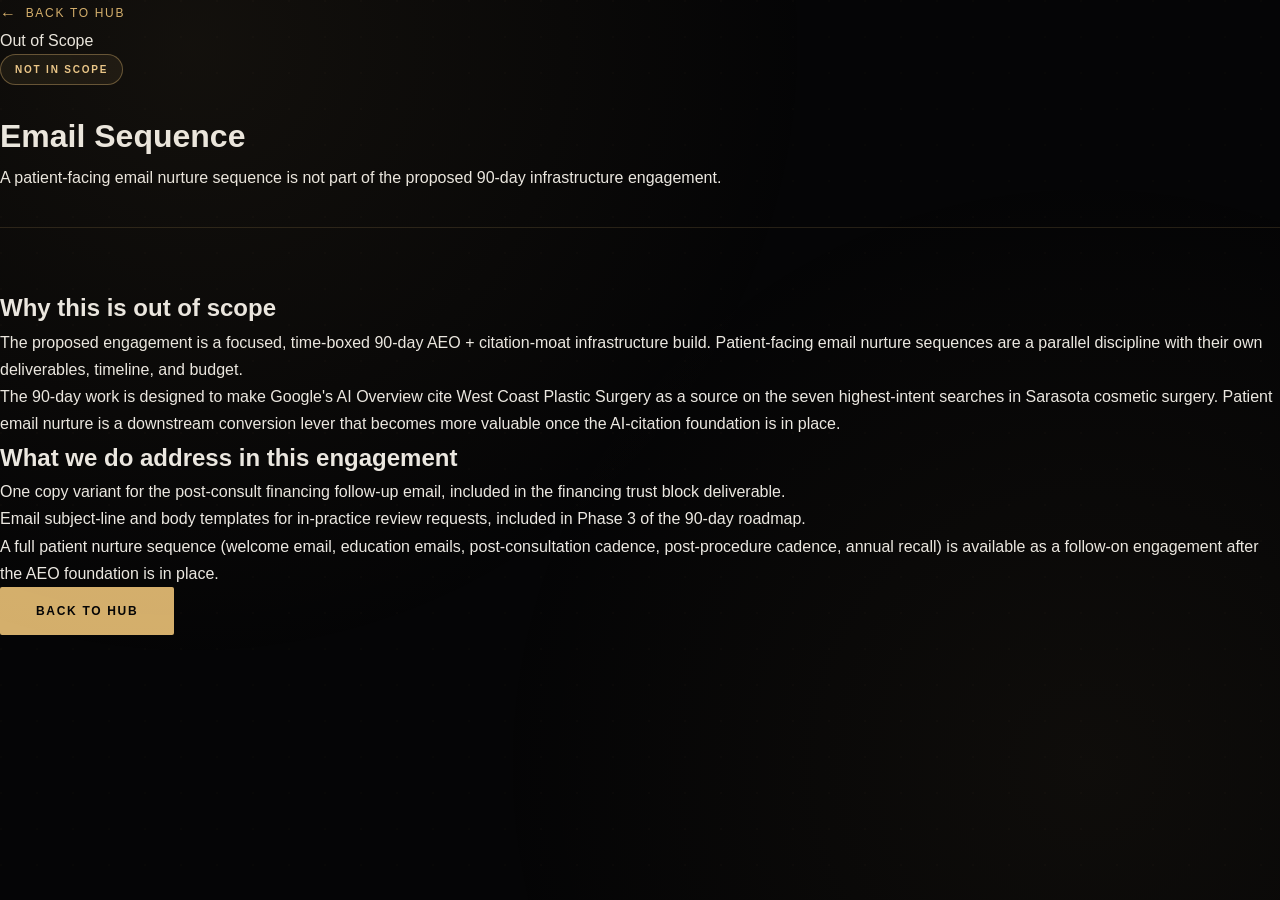
<file: email-sequence.html>
<!DOCTYPE html>
<html lang="en">
<head>
<meta charset="UTF-8">
<meta name="viewport" content="width=device-width, initial-scale=1.0">
<title>Email Sequence: Not Part of This Engagement | West Coast Plastic Surgery</title>
<meta name="robots" content="noindex">
<link rel="icon" type="image/svg+xml" href="favicon.svg">
<link rel="stylesheet" href="docs.css">
<script defer data-domain="andrei170.github.io" src="https://plausible.io/js/script.js"></script>
</head>
<body>
<nav class="doc-nav">
<div class="doc-nav-inner">
<a href="index.html" class="nav-back"><span class="arrow">&larr;</span> Back to Hub</a>
<span class="doc-eyebrow">Out of Scope</span>
</div>
</nav>
<main class="doc-main">
<header class="doc-header">
<span class="doc-tag">Not In Scope</span>
<h1>Email Sequence</h1>
<p class="doc-sub">A patient-facing email nurture sequence is not part of the proposed 90-day infrastructure engagement.</p>
</header>
<section class="doc-section">
<h2>Why this is out of scope</h2>
<p>The proposed engagement is a focused, time-boxed 90-day AEO + citation-moat infrastructure build. Patient-facing email nurture sequences are a parallel discipline with their own deliverables, timeline, and budget.</p>
<p>The 90-day work is designed to make Google's AI Overview cite West Coast Plastic Surgery as a source on the seven highest-intent searches in Sarasota cosmetic surgery. Patient email nurture is a downstream conversion lever that becomes more valuable once the AI-citation foundation is in place.</p>
</section>
<section class="doc-section">
<h2>What we do address in this engagement</h2>
<ul>
<li>One copy variant for the post-consult financing follow-up email, included in the financing trust block deliverable.</li>
<li>Email subject-line and body templates for in-practice review requests, included in Phase 3 of the 90-day roadmap.</li>
</ul>
<p>A full patient nurture sequence (welcome email, education emails, post-consultation cadence, post-procedure cadence, annual recall) is available as a follow-on engagement after the AEO foundation is in place.</p>
</section>
<a href="index.html" class="doc-footer-link">Back to Hub</a>
</main>
</body>
</html>
</file>
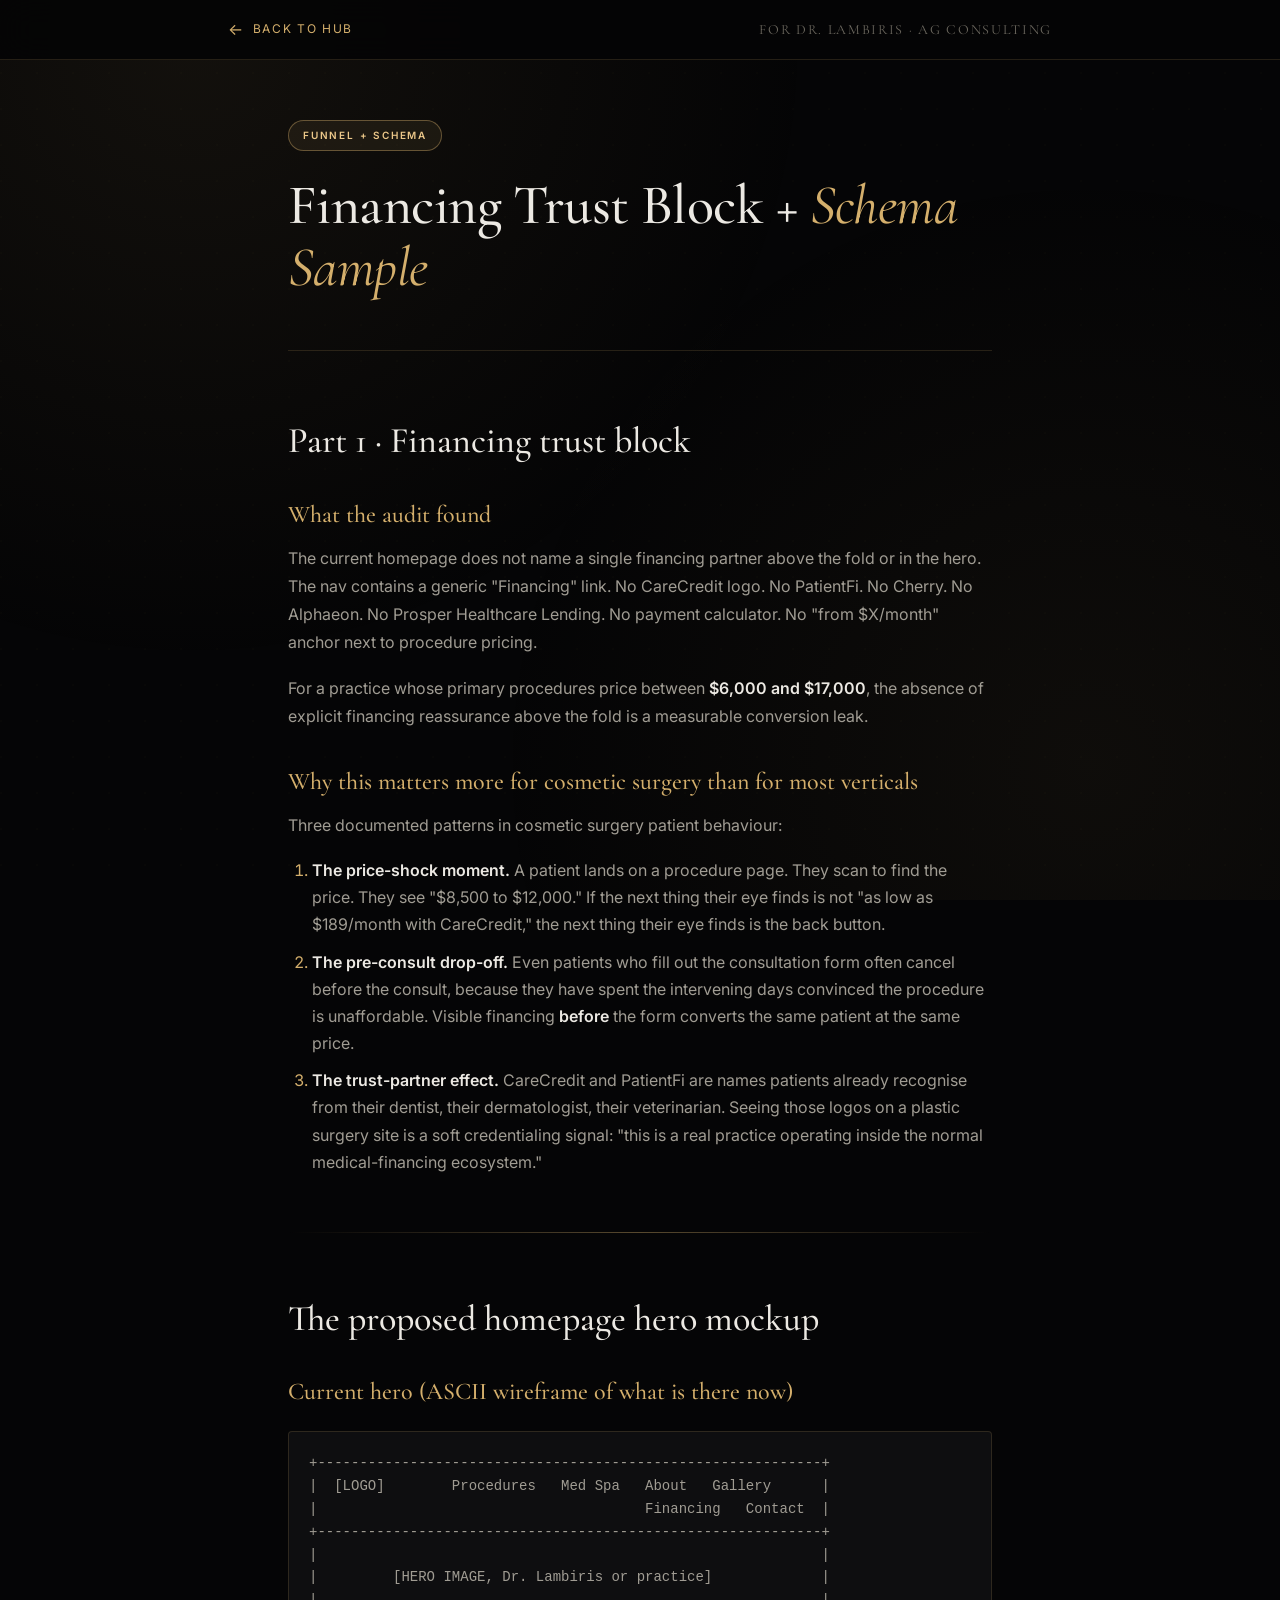
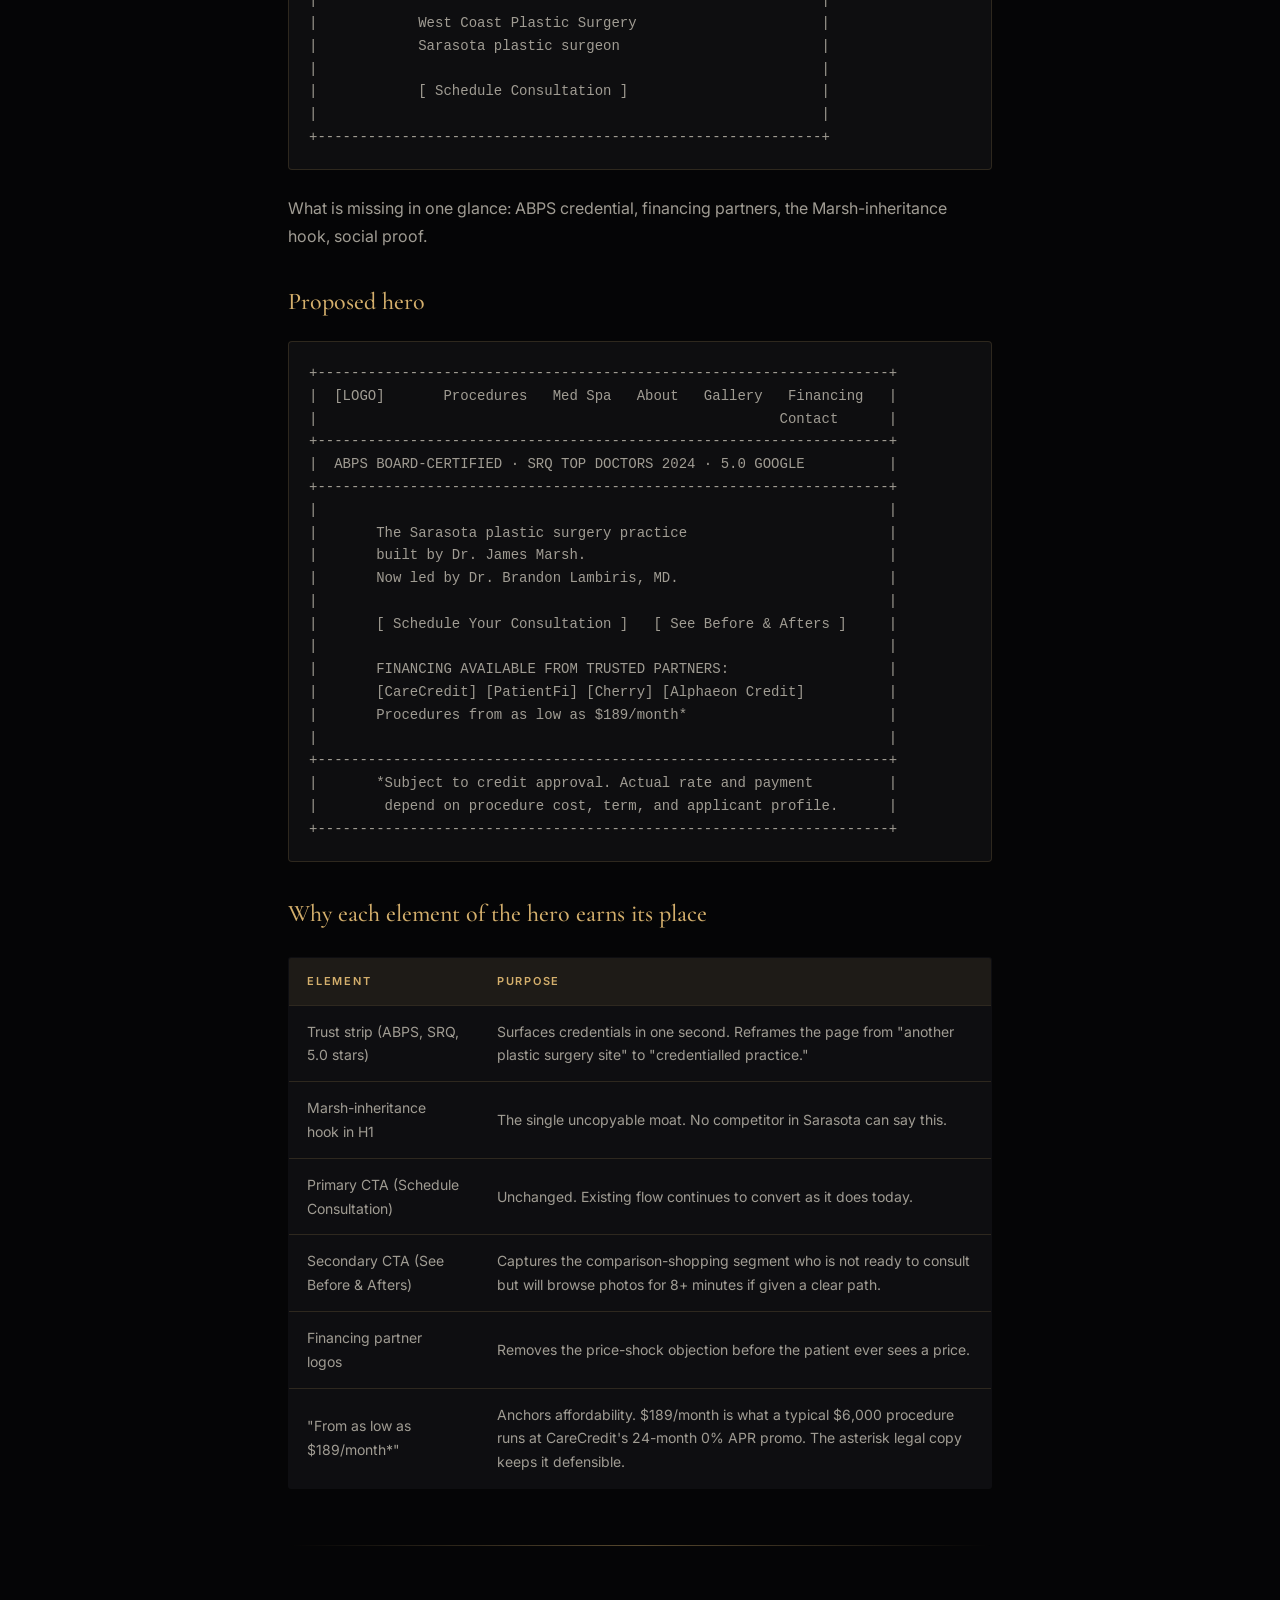
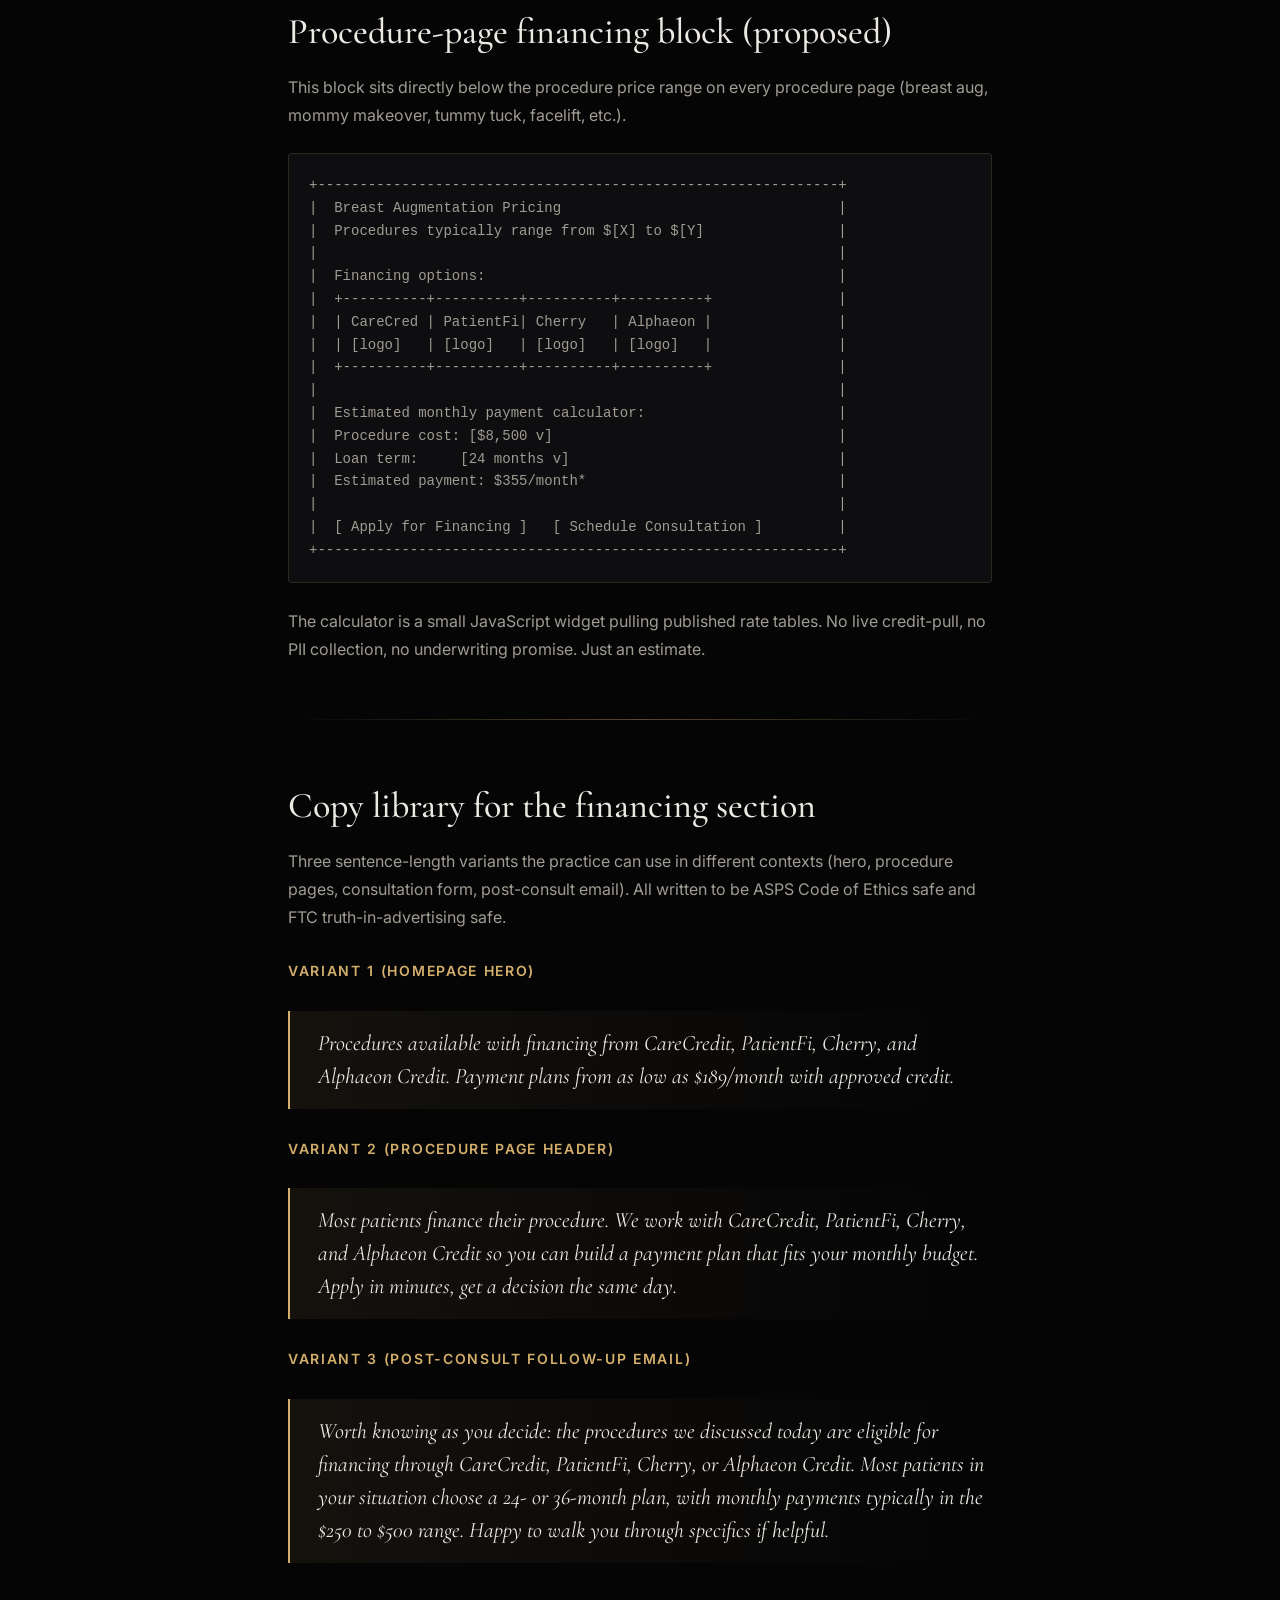
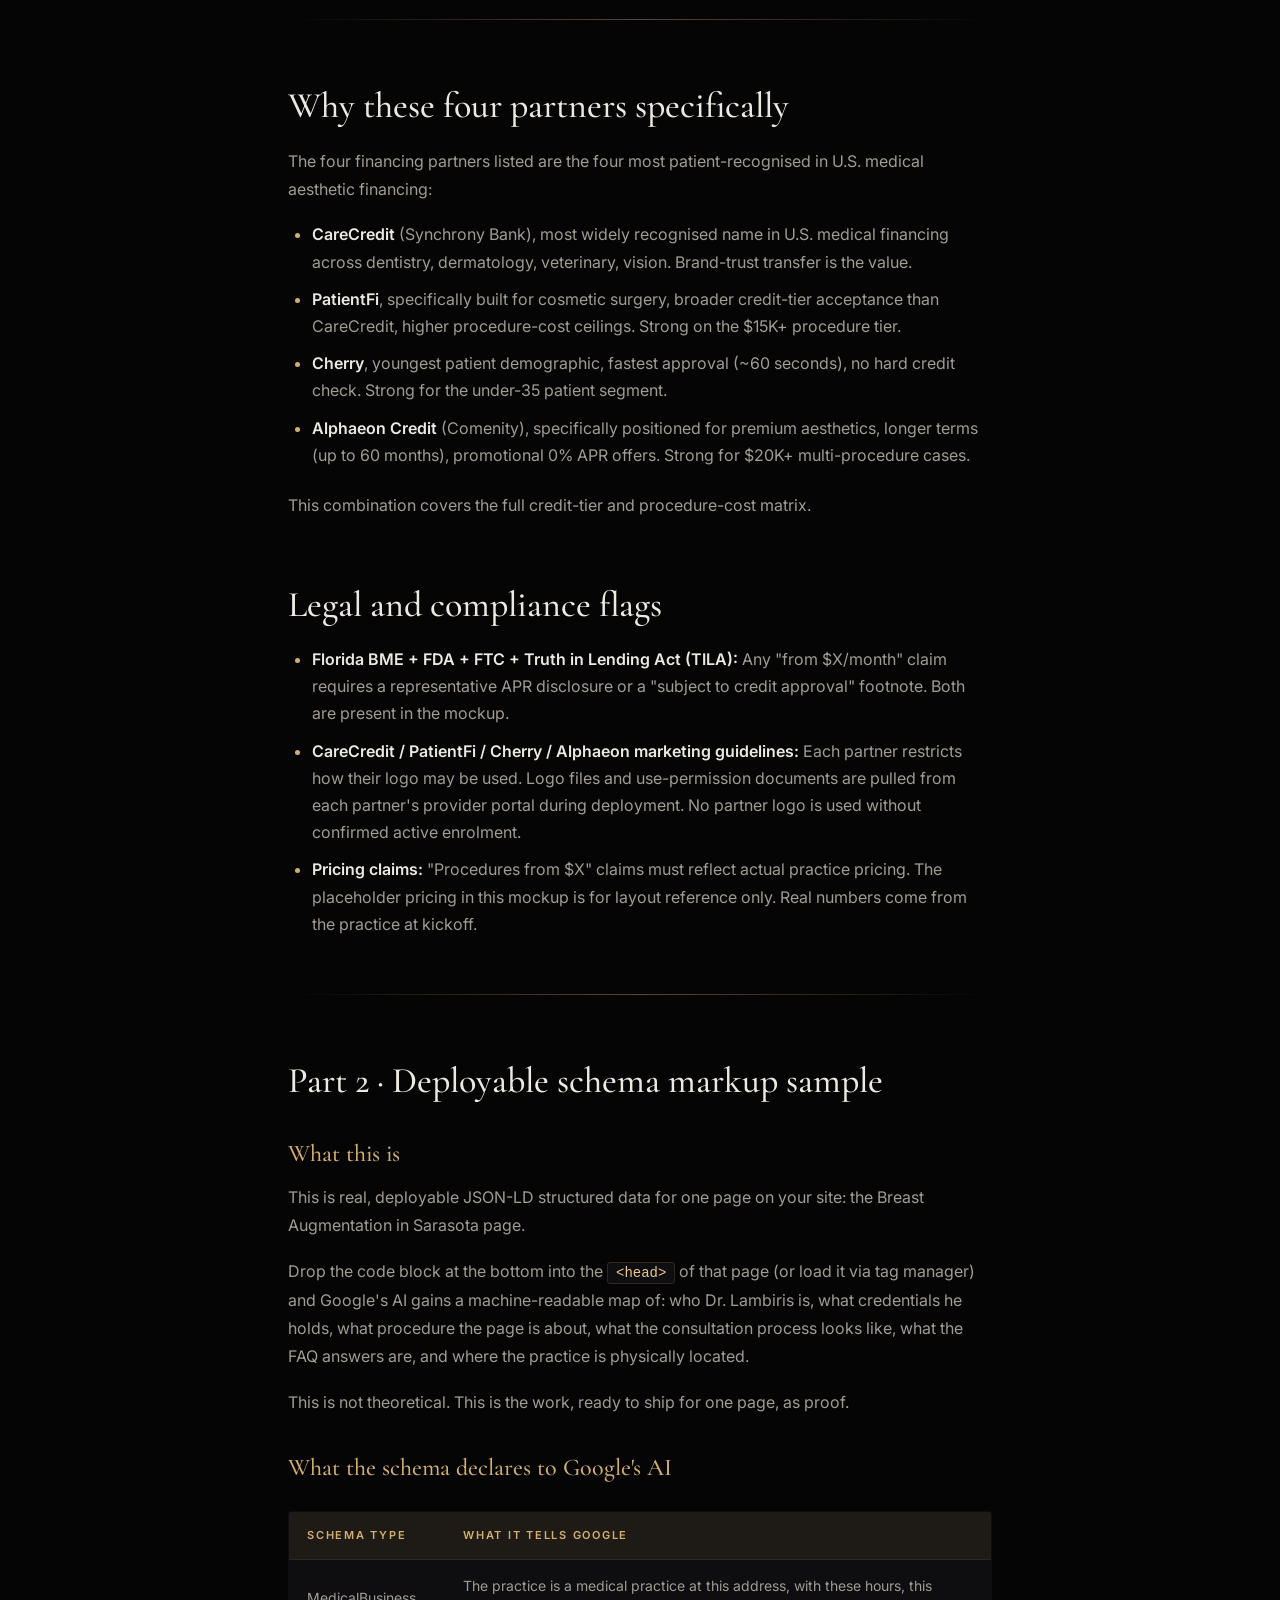
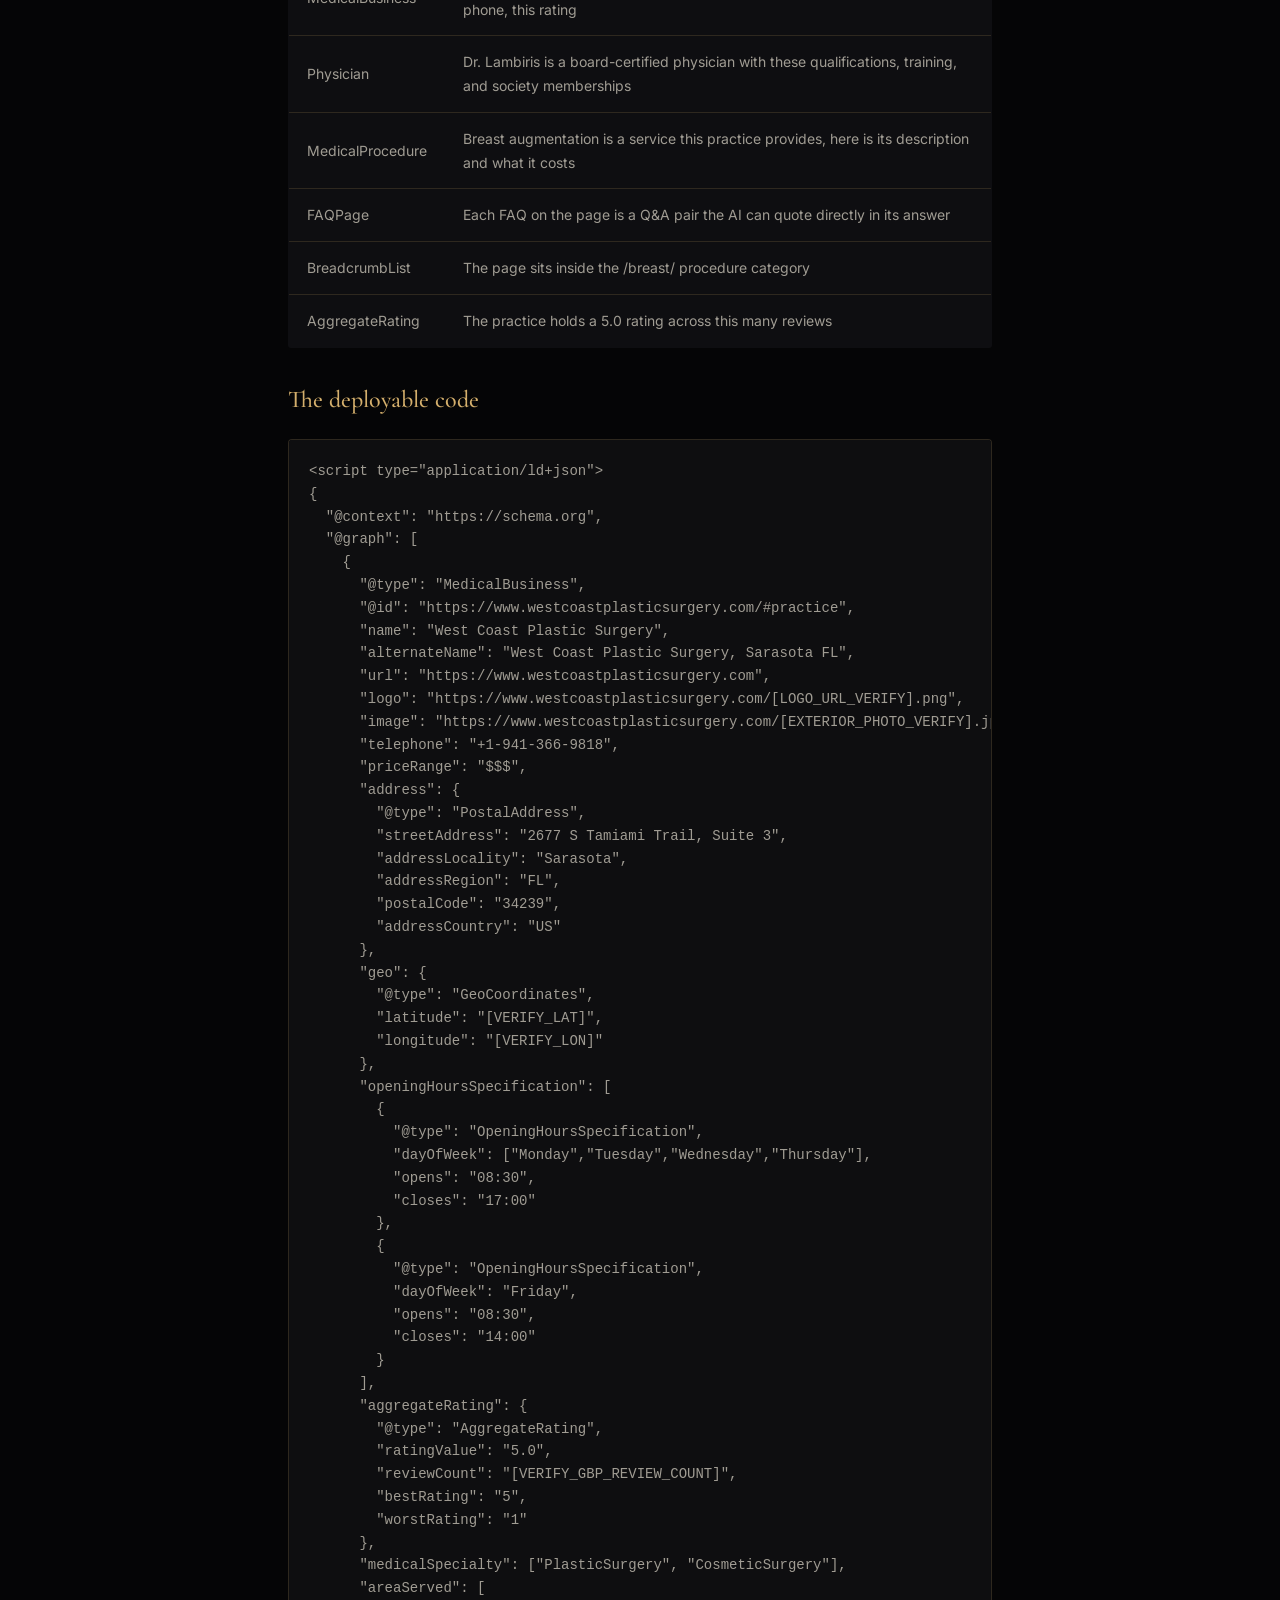
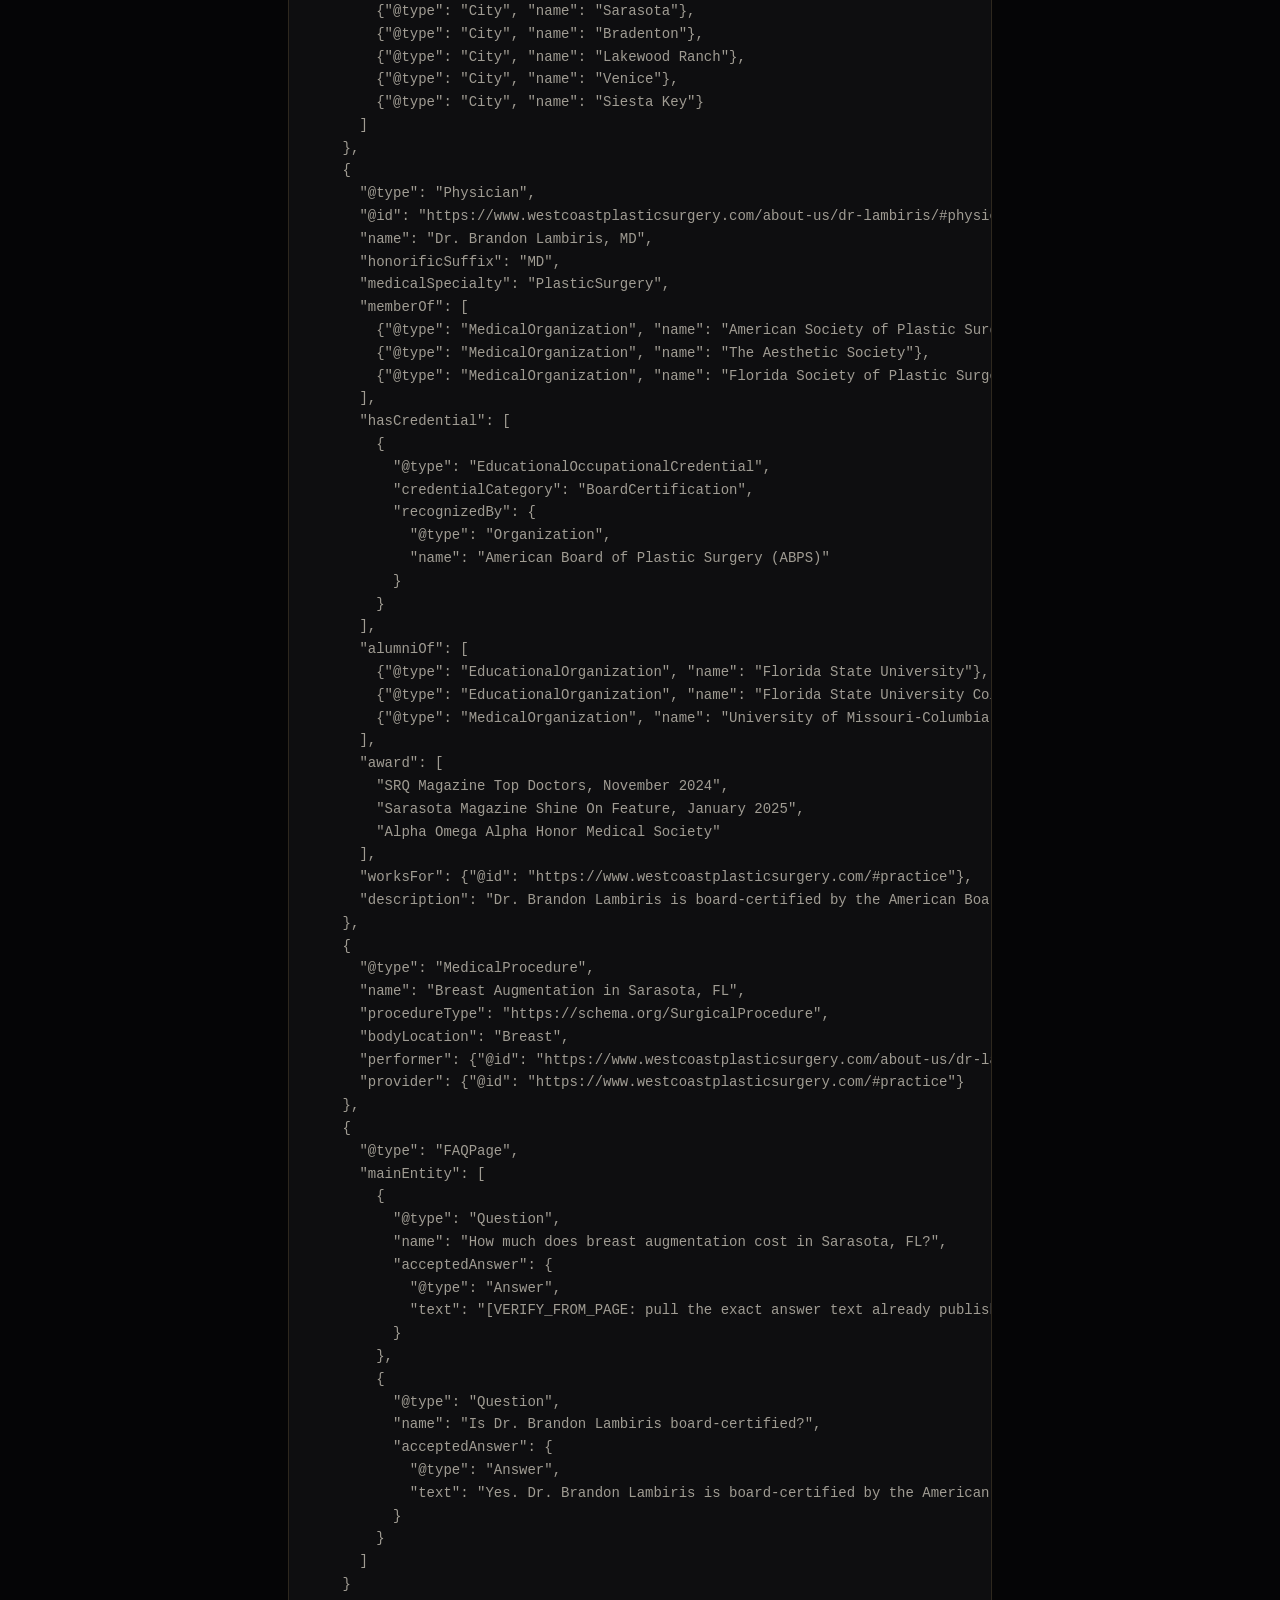
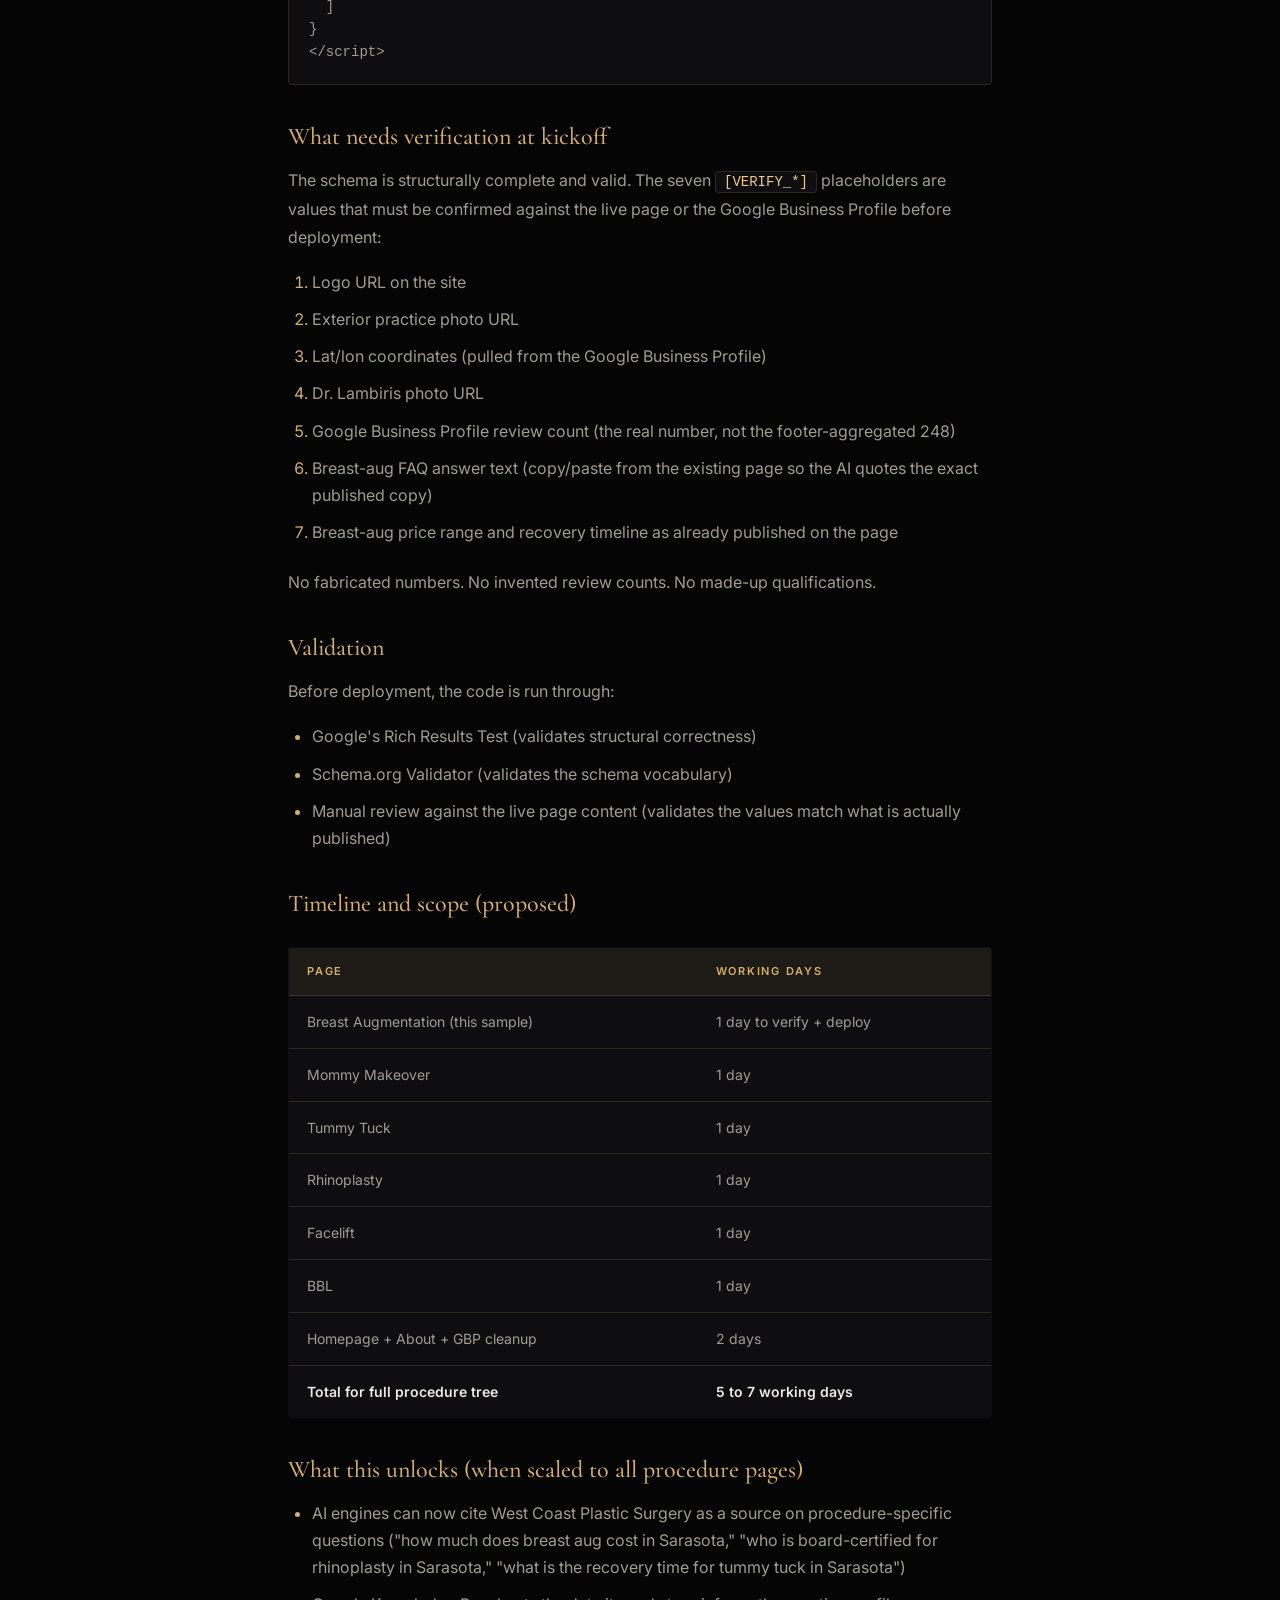
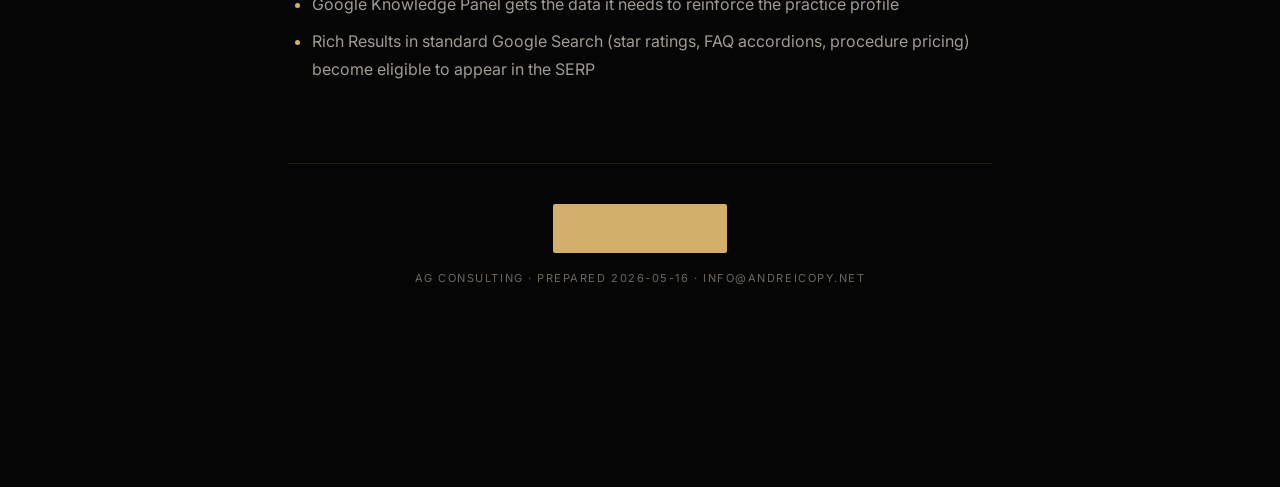
<file: funnel-blueprint.html>
<!DOCTYPE html>
<html lang="en">
<head>
<meta charset="UTF-8">
<meta name="viewport" content="width=device-width, initial-scale=1.0">
<title>Financing Trust Block + Schema Sample &middot; West Coast Plastic Surgery &middot; AG Consulting</title>
<meta name="description" content="Financing trust block (homepage hero mockup + procedure-page financing) and deployable JSON-LD schema sample for West Coast Plastic Surgery. Prepared by AG Consulting.">
<meta name="robots" content="noindex">
<meta property="og:title" content="Financing Trust Block + Schema &middot; West Coast Plastic Surgery">
<meta property="og:description" content="The homepage hero mockup, the procedure-page financing block, and the deployable JSON-LD schema sample, all in one document.">
<meta property="og:type" content="article">
<meta name="twitter:card" content="summary_large_image">
<link rel="icon" type="image/svg+xml" href="favicon.svg">
<script defer data-domain="andrei170.github.io" src="https://plausible.io/js/script.js"></script>
<link rel="preconnect" href="https://fonts.googleapis.com">
<link rel="preconnect" href="https://fonts.gstatic.com" crossorigin>
<link href="https://fonts.googleapis.com/css2?family=Cormorant+Garamond:wght@400;500;600;700&family=Inter:wght@300;400;500;600;700&display=swap" rel="stylesheet">
<link rel="stylesheet" href="docs.css">
</head>
<body>

<nav class="nav">
  <div class="nav-inner">
    <a href="index.html" class="nav-back"><span class="arrow">&larr;</span> Back to Hub</a>
    <span class="nav-title">For Dr. Lambiris &middot; AG Consulting</span>
  </div>
</nav>

<article class="doc">
  <header class="doc-header">
    <span class="doc-tag">Funnel + Schema</span>
    <h1>Financing Trust Block + <em>Schema Sample</em></h1>
  </header>

<h2>Part 1 &middot; Financing trust block</h2>

<h3>What the audit found</h3>
<p>The current homepage does not name a single financing partner above the fold or in the hero. The nav contains a generic "Financing" link. No CareCredit logo. No PatientFi. No Cherry. No Alphaeon. No Prosper Healthcare Lending. No payment calculator. No "from $X/month" anchor next to procedure pricing.</p>
<p>For a practice whose primary procedures price between <strong>$6,000 and $17,000</strong>, the absence of explicit financing reassurance above the fold is a measurable conversion leak.</p>

<h3>Why this matters more for cosmetic surgery than for most verticals</h3>
<p>Three documented patterns in cosmetic surgery patient behaviour:</p>
<ol>
<li><strong>The price-shock moment.</strong> A patient lands on a procedure page. They scan to find the price. They see "$8,500 to $12,000." If the next thing their eye finds is not "as low as $189/month with CareCredit," the next thing their eye finds is the back button.</li>
<li><strong>The pre-consult drop-off.</strong> Even patients who fill out the consultation form often cancel before the consult, because they have spent the intervening days convinced the procedure is unaffordable. Visible financing <strong>before</strong> the form converts the same patient at the same price.</li>
<li><strong>The trust-partner effect.</strong> CareCredit and PatientFi are names patients already recognise from their dentist, their dermatologist, their veterinarian. Seeing those logos on a plastic surgery site is a soft credentialing signal: "this is a real practice operating inside the normal medical-financing ecosystem."</li>
</ol>

<hr />

<h2>The proposed homepage hero mockup</h2>

<h3>Current hero (ASCII wireframe of what is there now)</h3>
<pre><code>+------------------------------------------------------------+
|  [LOGO]        Procedures   Med Spa   About   Gallery      |
|                                       Financing   Contact  |
+------------------------------------------------------------+
|                                                            |
|         [HERO IMAGE, Dr. Lambiris or practice]             |
|                                                            |
|            West Coast Plastic Surgery                      |
|            Sarasota plastic surgeon                        |
|                                                            |
|            [ Schedule Consultation ]                       |
|                                                            |
+------------------------------------------------------------+
</code></pre>
<p>What is missing in one glance: ABPS credential, financing partners, the Marsh-inheritance hook, social proof.</p>

<h3>Proposed hero</h3>
<pre><code>+--------------------------------------------------------------------+
|  [LOGO]       Procedures   Med Spa   About   Gallery   Financing   |
|                                                       Contact      |
+--------------------------------------------------------------------+
|  ABPS BOARD-CERTIFIED · SRQ TOP DOCTORS 2024 · 5.0 GOOGLE          |
+--------------------------------------------------------------------+
|                                                                    |
|       The Sarasota plastic surgery practice                        |
|       built by Dr. James Marsh.                                    |
|       Now led by Dr. Brandon Lambiris, MD.                         |
|                                                                    |
|       [ Schedule Your Consultation ]   [ See Before &amp; Afters ]     |
|                                                                    |
|       FINANCING AVAILABLE FROM TRUSTED PARTNERS:                   |
|       [CareCredit] [PatientFi] [Cherry] [Alphaeon Credit]          |
|       Procedures from as low as $189/month*                        |
|                                                                    |
+--------------------------------------------------------------------+
|       *Subject to credit approval. Actual rate and payment         |
|        depend on procedure cost, term, and applicant profile.      |
+--------------------------------------------------------------------+
</code></pre>

<h3>Why each element of the hero earns its place</h3>
<table>
<thead><tr><th>Element</th><th>Purpose</th></tr></thead>
<tbody>
<tr><td>Trust strip (ABPS, SRQ, 5.0 stars)</td><td>Surfaces credentials in one second. Reframes the page from "another plastic surgery site" to "credentialled practice."</td></tr>
<tr><td>Marsh-inheritance hook in H1</td><td>The single uncopyable moat. No competitor in Sarasota can say this.</td></tr>
<tr><td>Primary CTA (Schedule Consultation)</td><td>Unchanged. Existing flow continues to convert as it does today.</td></tr>
<tr><td>Secondary CTA (See Before &amp; Afters)</td><td>Captures the comparison-shopping segment who is not ready to consult but will browse photos for 8+ minutes if given a clear path.</td></tr>
<tr><td>Financing partner logos</td><td>Removes the price-shock objection before the patient ever sees a price.</td></tr>
<tr><td>"From as low as $189/month*"</td><td>Anchors affordability. $189/month is what a typical $6,000 procedure runs at CareCredit's 24-month 0% APR promo. The asterisk legal copy keeps it defensible.</td></tr>
</tbody>
</table>

<hr />

<h2>Procedure-page financing block (proposed)</h2>
<p>This block sits directly below the procedure price range on every procedure page (breast aug, mommy makeover, tummy tuck, facelift, etc.).</p>

<pre><code>+--------------------------------------------------------------+
|  Breast Augmentation Pricing                                 |
|  Procedures typically range from $[X] to $[Y]                |
|                                                              |
|  Financing options:                                          |
|  +----------+----------+----------+----------+               |
|  | CareCred | PatientFi| Cherry   | Alphaeon |               |
|  | [logo]   | [logo]   | [logo]   | [logo]   |               |
|  +----------+----------+----------+----------+               |
|                                                              |
|  Estimated monthly payment calculator:                       |
|  Procedure cost: [$8,500 v]                                  |
|  Loan term:     [24 months v]                                |
|  Estimated payment: $355/month*                              |
|                                                              |
|  [ Apply for Financing ]   [ Schedule Consultation ]         |
+--------------------------------------------------------------+
</code></pre>
<p>The calculator is a small JavaScript widget pulling published rate tables. No live credit-pull, no PII collection, no underwriting promise. Just an estimate.</p>

<hr />

<h2>Copy library for the financing section</h2>
<p>Three sentence-length variants the practice can use in different contexts (hero, procedure pages, consultation form, post-consult email). All written to be ASPS Code of Ethics safe and FTC truth-in-advertising safe.</p>

<h4>Variant 1 (homepage hero)</h4>
<blockquote>Procedures available with financing from CareCredit, PatientFi, Cherry, and Alphaeon Credit. Payment plans from as low as $189/month with approved credit.</blockquote>

<h4>Variant 2 (procedure page header)</h4>
<blockquote>Most patients finance their procedure. We work with CareCredit, PatientFi, Cherry, and Alphaeon Credit so you can build a payment plan that fits your monthly budget. Apply in minutes, get a decision the same day.</blockquote>

<h4>Variant 3 (post-consult follow-up email)</h4>
<blockquote>Worth knowing as you decide: the procedures we discussed today are eligible for financing through CareCredit, PatientFi, Cherry, or Alphaeon Credit. Most patients in your situation choose a 24- or 36-month plan, with monthly payments typically in the $250 to $500 range. Happy to walk you through specifics if helpful.</blockquote>

<hr />

<h2>Why these four partners specifically</h2>
<p>The four financing partners listed are the four most patient-recognised in U.S. medical aesthetic financing:</p>
<ul>
<li><strong>CareCredit</strong> (Synchrony Bank), most widely recognised name in U.S. medical financing across dentistry, dermatology, veterinary, vision. Brand-trust transfer is the value.</li>
<li><strong>PatientFi</strong>, specifically built for cosmetic surgery, broader credit-tier acceptance than CareCredit, higher procedure-cost ceilings. Strong on the $15K+ procedure tier.</li>
<li><strong>Cherry</strong>, youngest patient demographic, fastest approval (~60 seconds), no hard credit check. Strong for the under-35 patient segment.</li>
<li><strong>Alphaeon Credit</strong> (Comenity), specifically positioned for premium aesthetics, longer terms (up to 60 months), promotional 0% APR offers. Strong for $20K+ multi-procedure cases.</li>
</ul>
<p>This combination covers the full credit-tier and procedure-cost matrix.</p>

<h2>Legal and compliance flags</h2>
<ul>
<li><strong>Florida BME + FDA + FTC + Truth in Lending Act (TILA):</strong> Any "from $X/month" claim requires a representative APR disclosure or a "subject to credit approval" footnote. Both are present in the mockup.</li>
<li><strong>CareCredit / PatientFi / Cherry / Alphaeon marketing guidelines:</strong> Each partner restricts how their logo may be used. Logo files and use-permission documents are pulled from each partner's provider portal during deployment. No partner logo is used without confirmed active enrolment.</li>
<li><strong>Pricing claims:</strong> "Procedures from $X" claims must reflect actual practice pricing. The placeholder pricing in this mockup is for layout reference only. Real numbers come from the practice at kickoff.</li>
</ul>

<hr />

<h2>Part 2 &middot; Deployable schema markup sample</h2>

<h3>What this is</h3>
<p>This is real, deployable JSON-LD structured data for one page on your site: the Breast Augmentation in Sarasota page.</p>
<p>Drop the code block at the bottom into the <code>&lt;head&gt;</code> of that page (or load it via tag manager) and Google's AI gains a machine-readable map of: who Dr. Lambiris is, what credentials he holds, what procedure the page is about, what the consultation process looks like, what the FAQ answers are, and where the practice is physically located.</p>
<p>This is not theoretical. This is the work, ready to ship for one page, as proof.</p>

<h3>What the schema declares to Google's AI</h3>
<table>
<thead><tr><th>Schema Type</th><th>What It Tells Google</th></tr></thead>
<tbody>
<tr><td>MedicalBusiness</td><td>The practice is a medical practice at this address, with these hours, this phone, this rating</td></tr>
<tr><td>Physician</td><td>Dr. Lambiris is a board-certified physician with these qualifications, training, and society memberships</td></tr>
<tr><td>MedicalProcedure</td><td>Breast augmentation is a service this practice provides, here is its description and what it costs</td></tr>
<tr><td>FAQPage</td><td>Each FAQ on the page is a Q&amp;A pair the AI can quote directly in its answer</td></tr>
<tr><td>BreadcrumbList</td><td>The page sits inside the /breast/ procedure category</td></tr>
<tr><td>AggregateRating</td><td>The practice holds a 5.0 rating across this many reviews</td></tr>
</tbody>
</table>

<h3>The deployable code</h3>

<pre><code>&lt;script type="application/ld+json"&gt;
{
  "@context": "https://schema.org",
  "@graph": [
    {
      "@type": "MedicalBusiness",
      "@id": "https://www.westcoastplasticsurgery.com/#practice",
      "name": "West Coast Plastic Surgery",
      "alternateName": "West Coast Plastic Surgery, Sarasota FL",
      "url": "https://www.westcoastplasticsurgery.com",
      "logo": "https://www.westcoastplasticsurgery.com/[LOGO_URL_VERIFY].png",
      "image": "https://www.westcoastplasticsurgery.com/[EXTERIOR_PHOTO_VERIFY].jpg",
      "telephone": "+1-941-366-9818",
      "priceRange": "$$$",
      "address": {
        "@type": "PostalAddress",
        "streetAddress": "2677 S Tamiami Trail, Suite 3",
        "addressLocality": "Sarasota",
        "addressRegion": "FL",
        "postalCode": "34239",
        "addressCountry": "US"
      },
      "geo": {
        "@type": "GeoCoordinates",
        "latitude": "[VERIFY_LAT]",
        "longitude": "[VERIFY_LON]"
      },
      "openingHoursSpecification": [
        {
          "@type": "OpeningHoursSpecification",
          "dayOfWeek": ["Monday","Tuesday","Wednesday","Thursday"],
          "opens": "08:30",
          "closes": "17:00"
        },
        {
          "@type": "OpeningHoursSpecification",
          "dayOfWeek": "Friday",
          "opens": "08:30",
          "closes": "14:00"
        }
      ],
      "aggregateRating": {
        "@type": "AggregateRating",
        "ratingValue": "5.0",
        "reviewCount": "[VERIFY_GBP_REVIEW_COUNT]",
        "bestRating": "5",
        "worstRating": "1"
      },
      "medicalSpecialty": ["PlasticSurgery", "CosmeticSurgery"],
      "areaServed": [
        {"@type": "City", "name": "Sarasota"},
        {"@type": "City", "name": "Bradenton"},
        {"@type": "City", "name": "Lakewood Ranch"},
        {"@type": "City", "name": "Venice"},
        {"@type": "City", "name": "Siesta Key"}
      ]
    },
    {
      "@type": "Physician",
      "@id": "https://www.westcoastplasticsurgery.com/about-us/dr-lambiris/#physician",
      "name": "Dr. Brandon Lambiris, MD",
      "honorificSuffix": "MD",
      "medicalSpecialty": "PlasticSurgery",
      "memberOf": [
        {"@type": "MedicalOrganization", "name": "American Society of Plastic Surgeons (ASPS)"},
        {"@type": "MedicalOrganization", "name": "The Aesthetic Society"},
        {"@type": "MedicalOrganization", "name": "Florida Society of Plastic Surgeons (FSPS)"}
      ],
      "hasCredential": [
        {
          "@type": "EducationalOccupationalCredential",
          "credentialCategory": "BoardCertification",
          "recognizedBy": {
            "@type": "Organization",
            "name": "American Board of Plastic Surgery (ABPS)"
          }
        }
      ],
      "alumniOf": [
        {"@type": "EducationalOrganization", "name": "Florida State University"},
        {"@type": "EducationalOrganization", "name": "Florida State University College of Medicine"},
        {"@type": "MedicalOrganization", "name": "University of Missouri-Columbia Integrated Plastic Surgery Residency"}
      ],
      "award": [
        "SRQ Magazine Top Doctors, November 2024",
        "Sarasota Magazine Shine On Feature, January 2025",
        "Alpha Omega Alpha Honor Medical Society"
      ],
      "worksFor": {"@id": "https://www.westcoastplasticsurgery.com/#practice"},
      "description": "Dr. Brandon Lambiris is board-certified by the American Board of Plastic Surgery (ABPS) and practices in Sarasota, Florida. He completed a six-year Integrated Plastic Surgery residency at the University of Missouri-Columbia, serving as Chief Resident in his final year. He inherited the Sarasota practice of plastic surgeon Dr. James Marsh."
    },
    {
      "@type": "MedicalProcedure",
      "name": "Breast Augmentation in Sarasota, FL",
      "procedureType": "https://schema.org/SurgicalProcedure",
      "bodyLocation": "Breast",
      "performer": {"@id": "https://www.westcoastplasticsurgery.com/about-us/dr-lambiris/#physician"},
      "provider": {"@id": "https://www.westcoastplasticsurgery.com/#practice"}
    },
    {
      "@type": "FAQPage",
      "mainEntity": [
        {
          "@type": "Question",
          "name": "How much does breast augmentation cost in Sarasota, FL?",
          "acceptedAnswer": {
            "@type": "Answer",
            "text": "[VERIFY_FROM_PAGE: pull the exact answer text already published on the breast-augmentation page]"
          }
        },
        {
          "@type": "Question",
          "name": "Is Dr. Brandon Lambiris board-certified?",
          "acceptedAnswer": {
            "@type": "Answer",
            "text": "Yes. Dr. Brandon Lambiris is board-certified by the American Board of Plastic Surgery (ABPS), the recognised board for plastic surgery in the United States."
          }
        }
      ]
    }
  ]
}
&lt;/script&gt;
</code></pre>

<h3>What needs verification at kickoff</h3>
<p>The schema is structurally complete and valid. The seven <code>[VERIFY_*]</code> placeholders are values that must be confirmed against the live page or the Google Business Profile before deployment:</p>
<ol>
<li>Logo URL on the site</li>
<li>Exterior practice photo URL</li>
<li>Lat/lon coordinates (pulled from the Google Business Profile)</li>
<li>Dr. Lambiris photo URL</li>
<li>Google Business Profile review count (the real number, not the footer-aggregated 248)</li>
<li>Breast-aug FAQ answer text (copy/paste from the existing page so the AI quotes the exact published copy)</li>
<li>Breast-aug price range and recovery timeline as already published on the page</li>
</ol>
<p>No fabricated numbers. No invented review counts. No made-up qualifications.</p>

<h3>Validation</h3>
<p>Before deployment, the code is run through:</p>
<ul>
<li>Google's Rich Results Test (validates structural correctness)</li>
<li>Schema.org Validator (validates the schema vocabulary)</li>
<li>Manual review against the live page content (validates the values match what is actually published)</li>
</ul>

<h3>Timeline and scope (proposed)</h3>
<table>
<thead><tr><th>Page</th><th>Working Days</th></tr></thead>
<tbody>
<tr><td>Breast Augmentation (this sample)</td><td>1 day to verify + deploy</td></tr>
<tr><td>Mommy Makeover</td><td>1 day</td></tr>
<tr><td>Tummy Tuck</td><td>1 day</td></tr>
<tr><td>Rhinoplasty</td><td>1 day</td></tr>
<tr><td>Facelift</td><td>1 day</td></tr>
<tr><td>BBL</td><td>1 day</td></tr>
<tr><td>Homepage + About + GBP cleanup</td><td>2 days</td></tr>
<tr><td><strong>Total for full procedure tree</strong></td><td><strong>5 to 7 working days</strong></td></tr>
</tbody>
</table>

<h3>What this unlocks (when scaled to all procedure pages)</h3>
<ul>
<li>AI engines can now cite West Coast Plastic Surgery as a source on procedure-specific questions ("how much does breast aug cost in Sarasota," "who is board-certified for rhinoplasty in Sarasota," "what is the recovery time for tummy tuck in Sarasota")</li>
<li>Google Knowledge Panel gets the data it needs to reinforce the practice profile</li>
<li>Rich Results in standard Google Search (star ratings, FAQ accordions, procedure pricing) become eligible to appear in the SERP</li>
</ul>

<div class="doc-footer">
<a href="index.html" class="doc-footer-link">Back to Hub</a>
<div class="doc-meta">AG Consulting &middot; Prepared 2026-05-16 &middot; info@andreicopy.net</div>
</div>

</article>
</body>
</html>
</file>
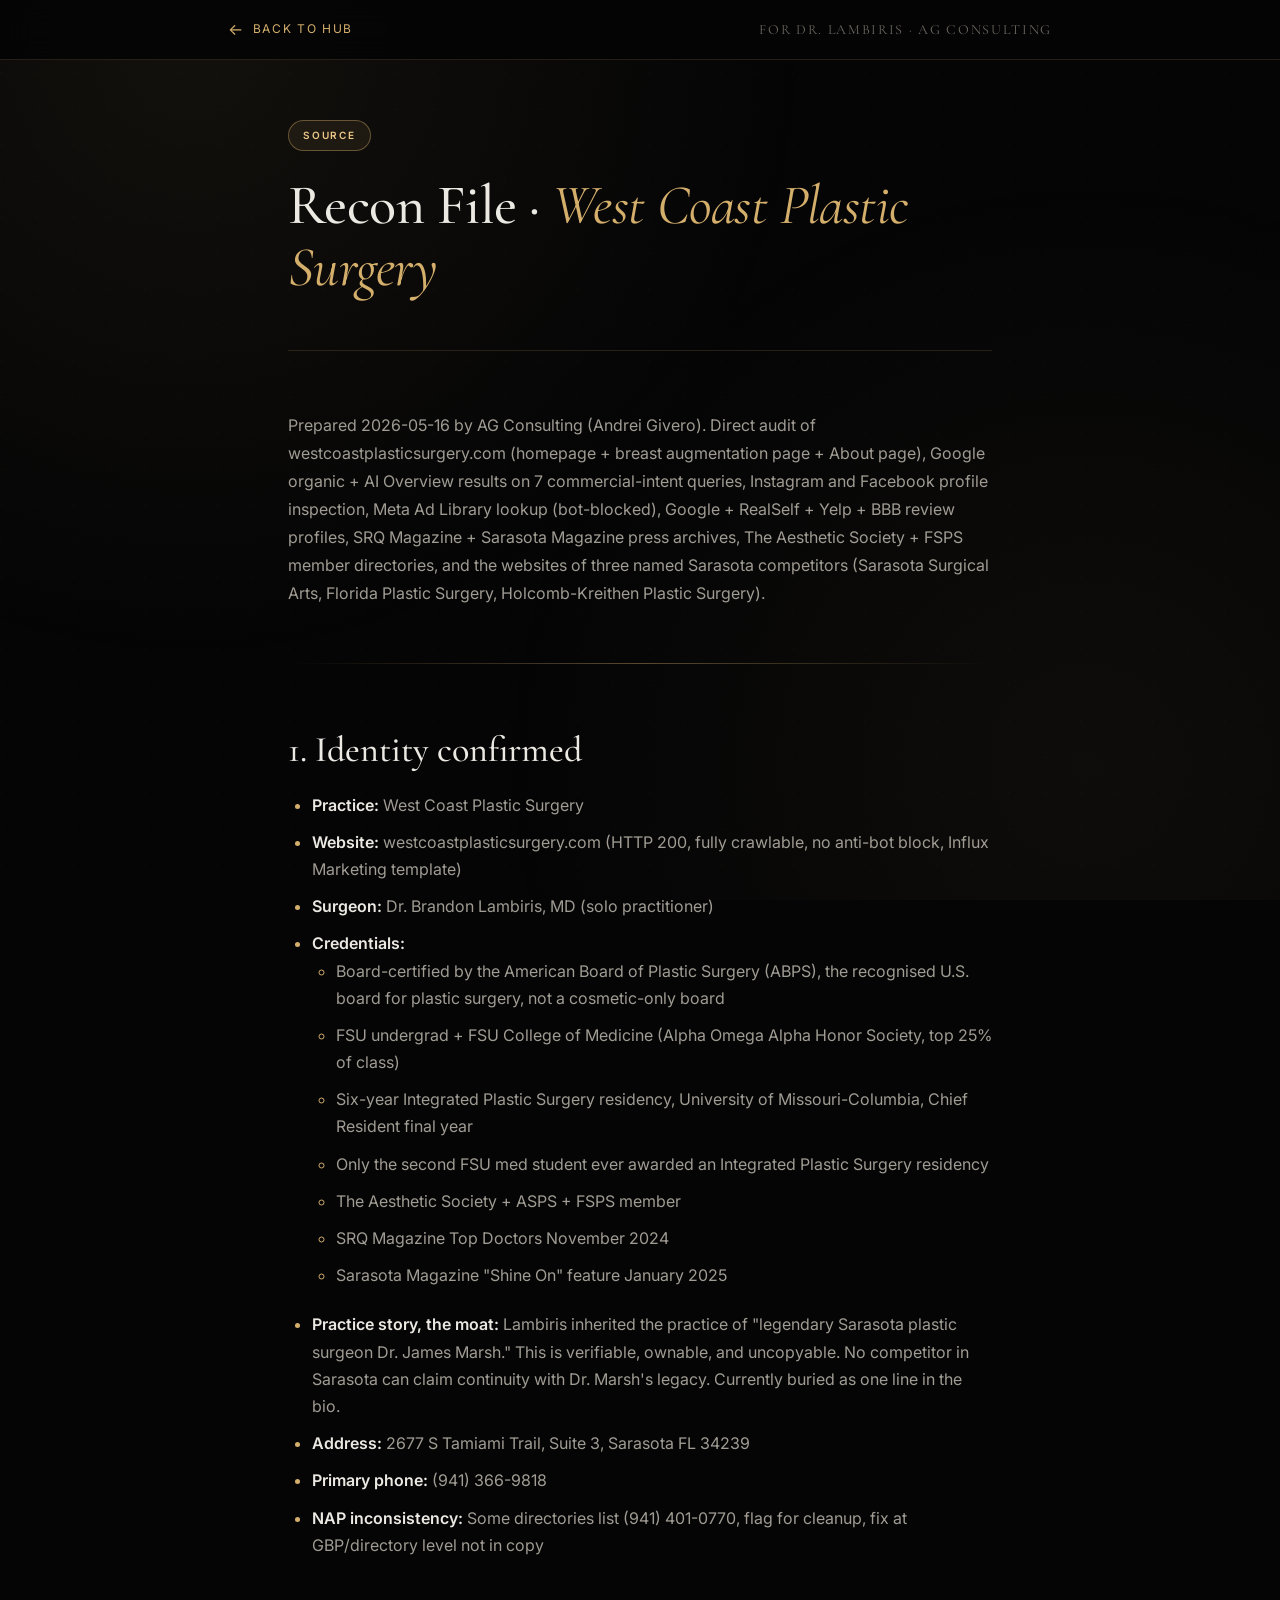
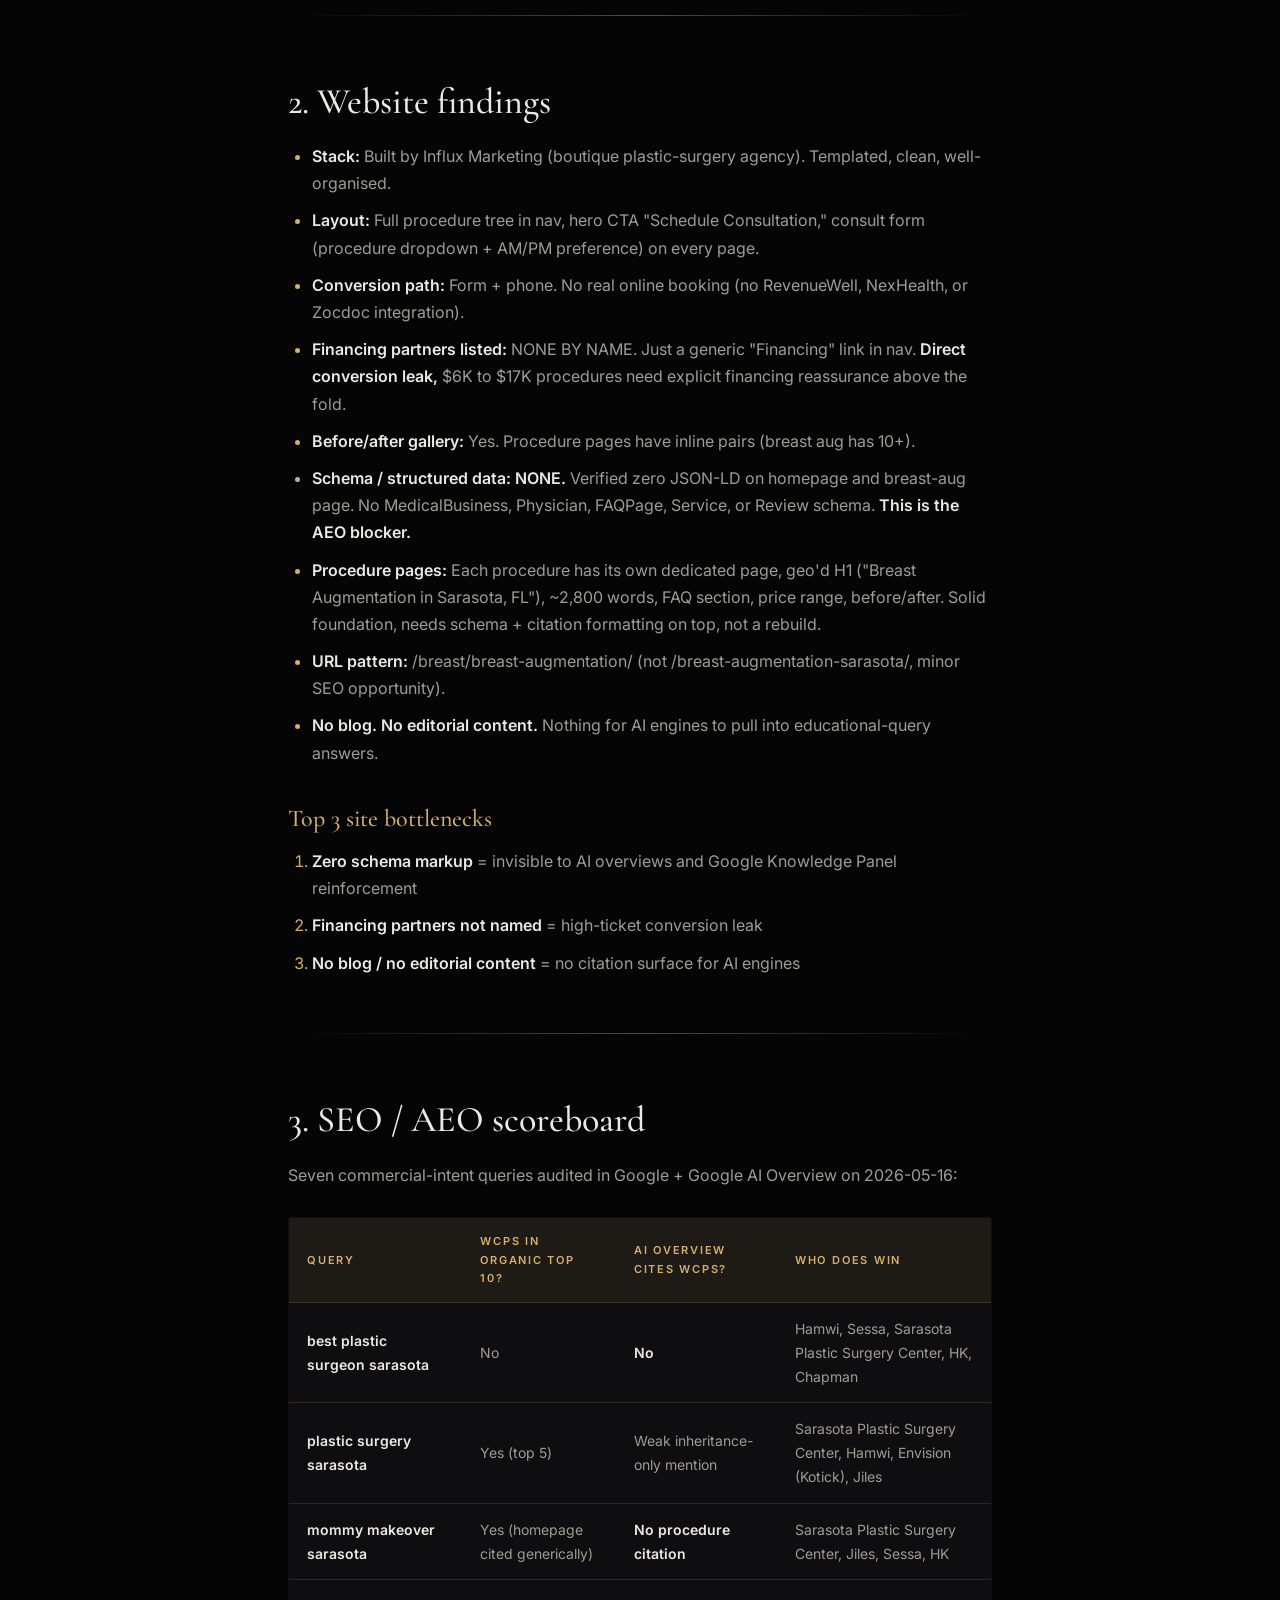
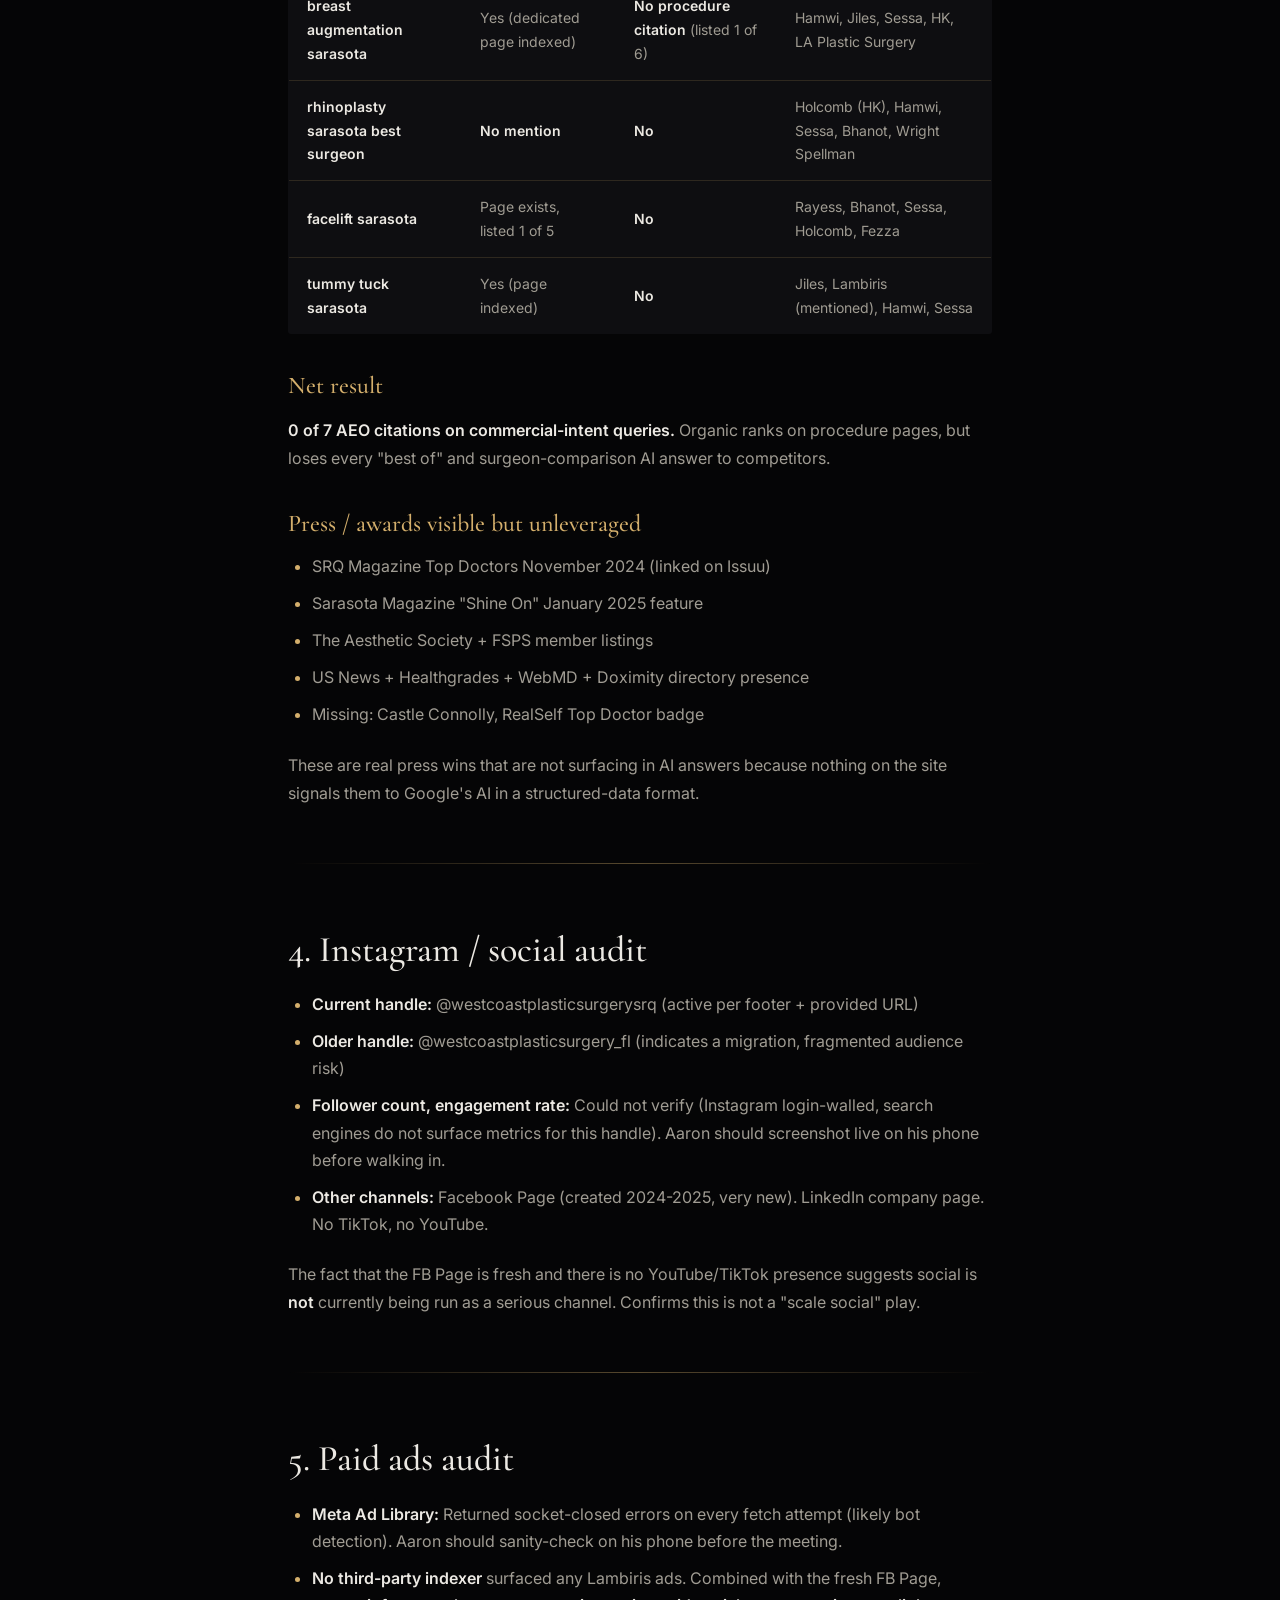
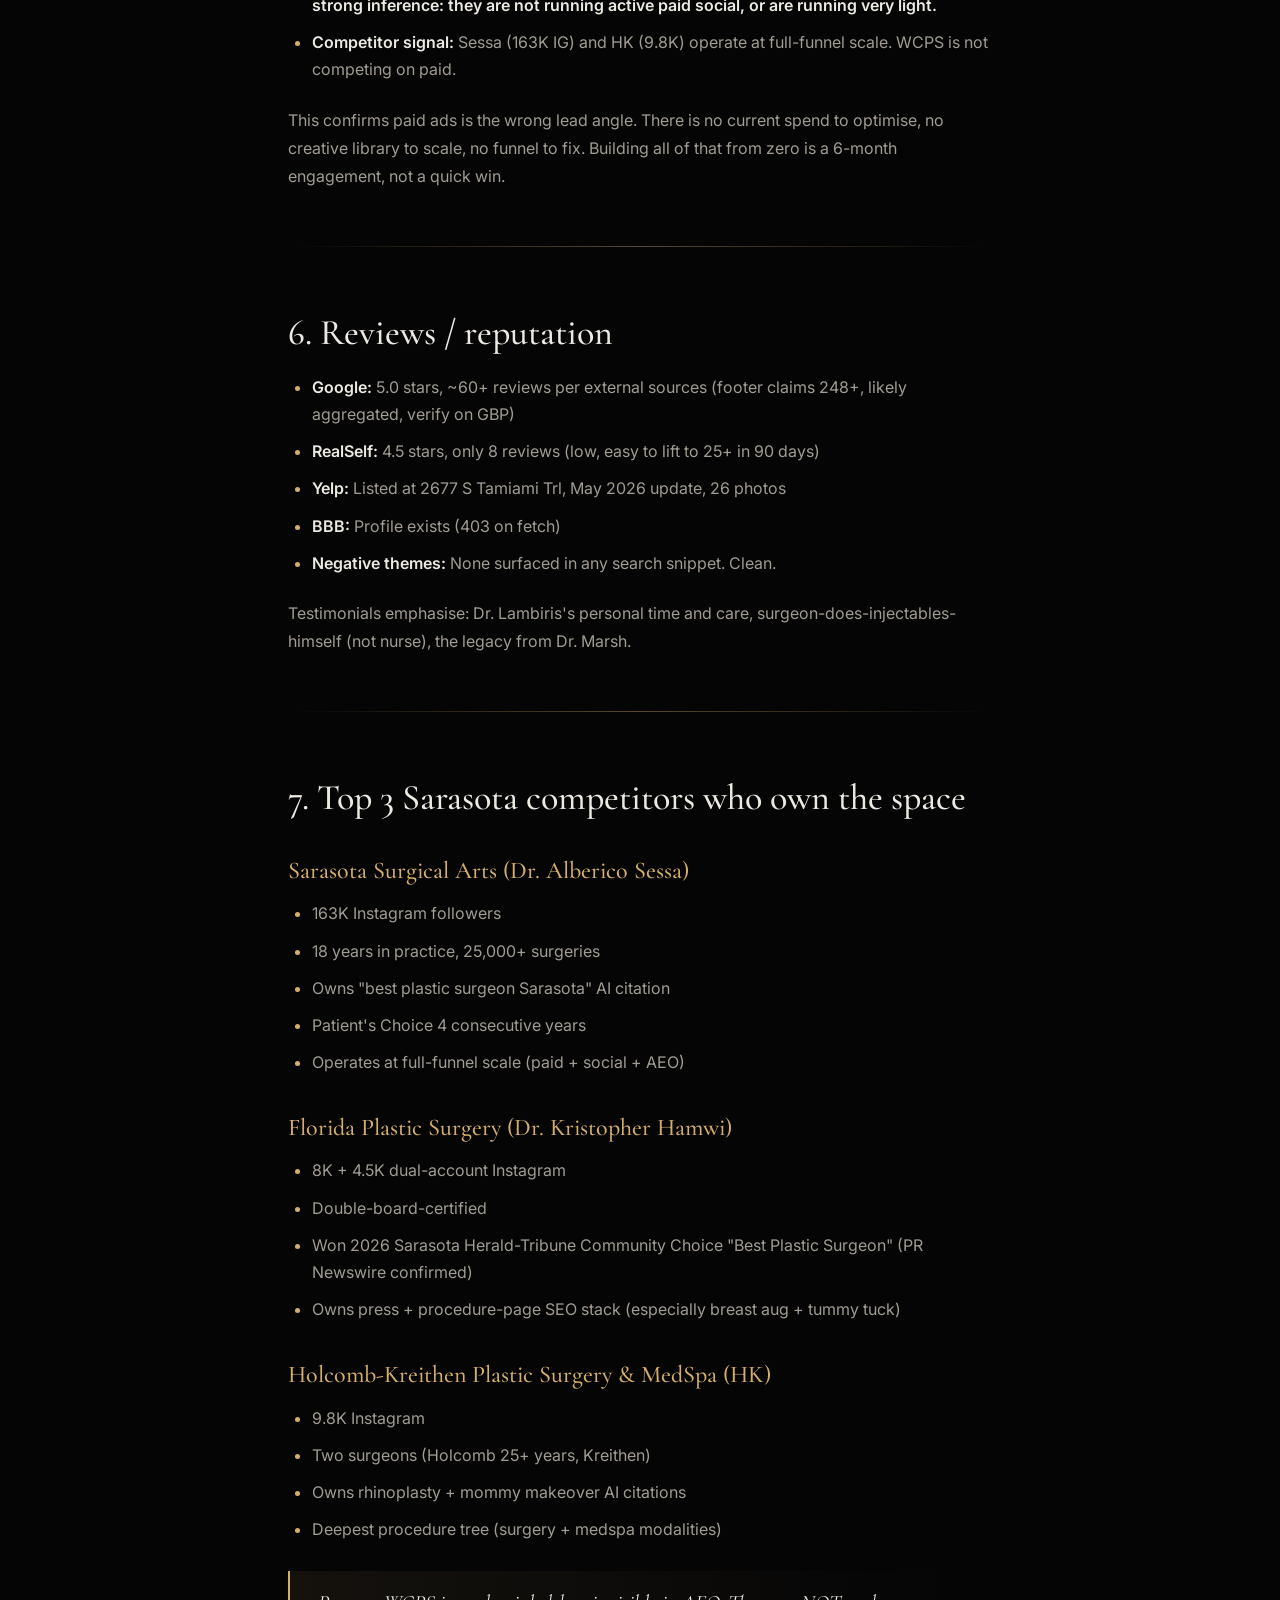
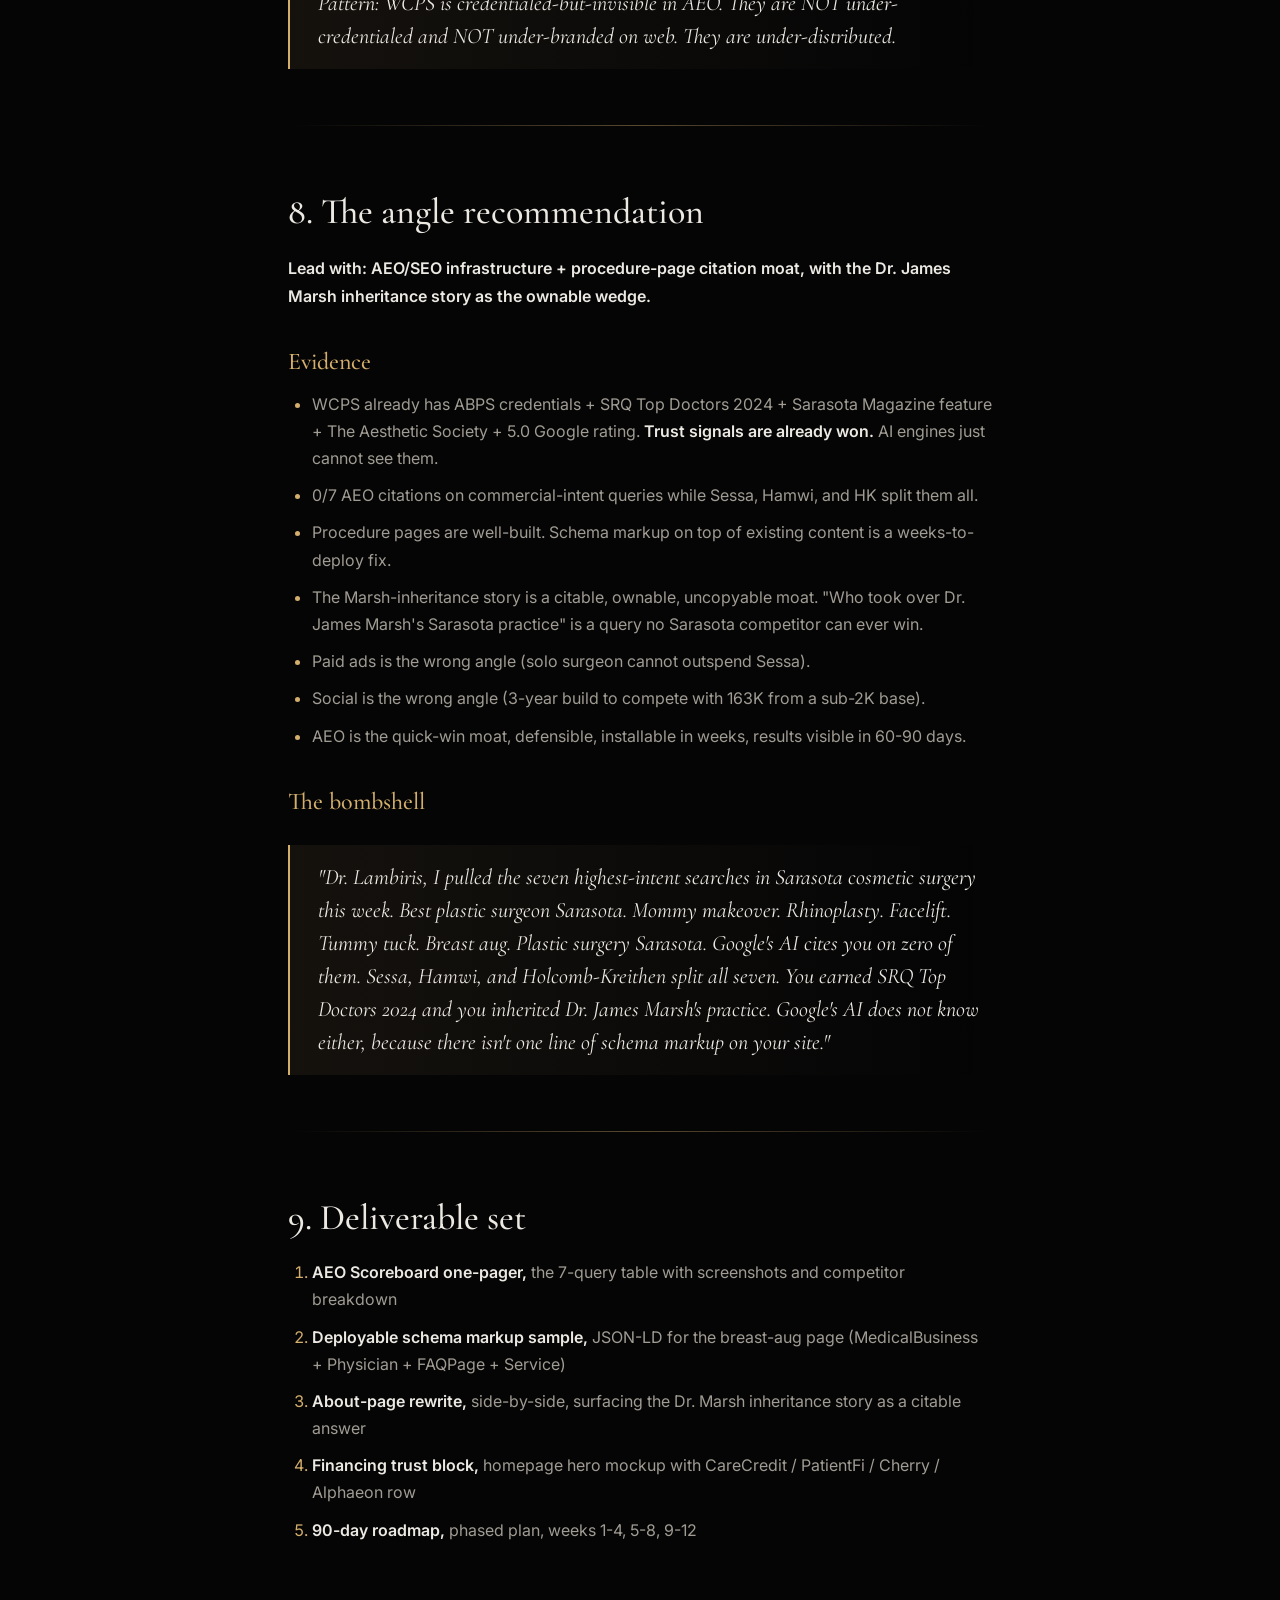
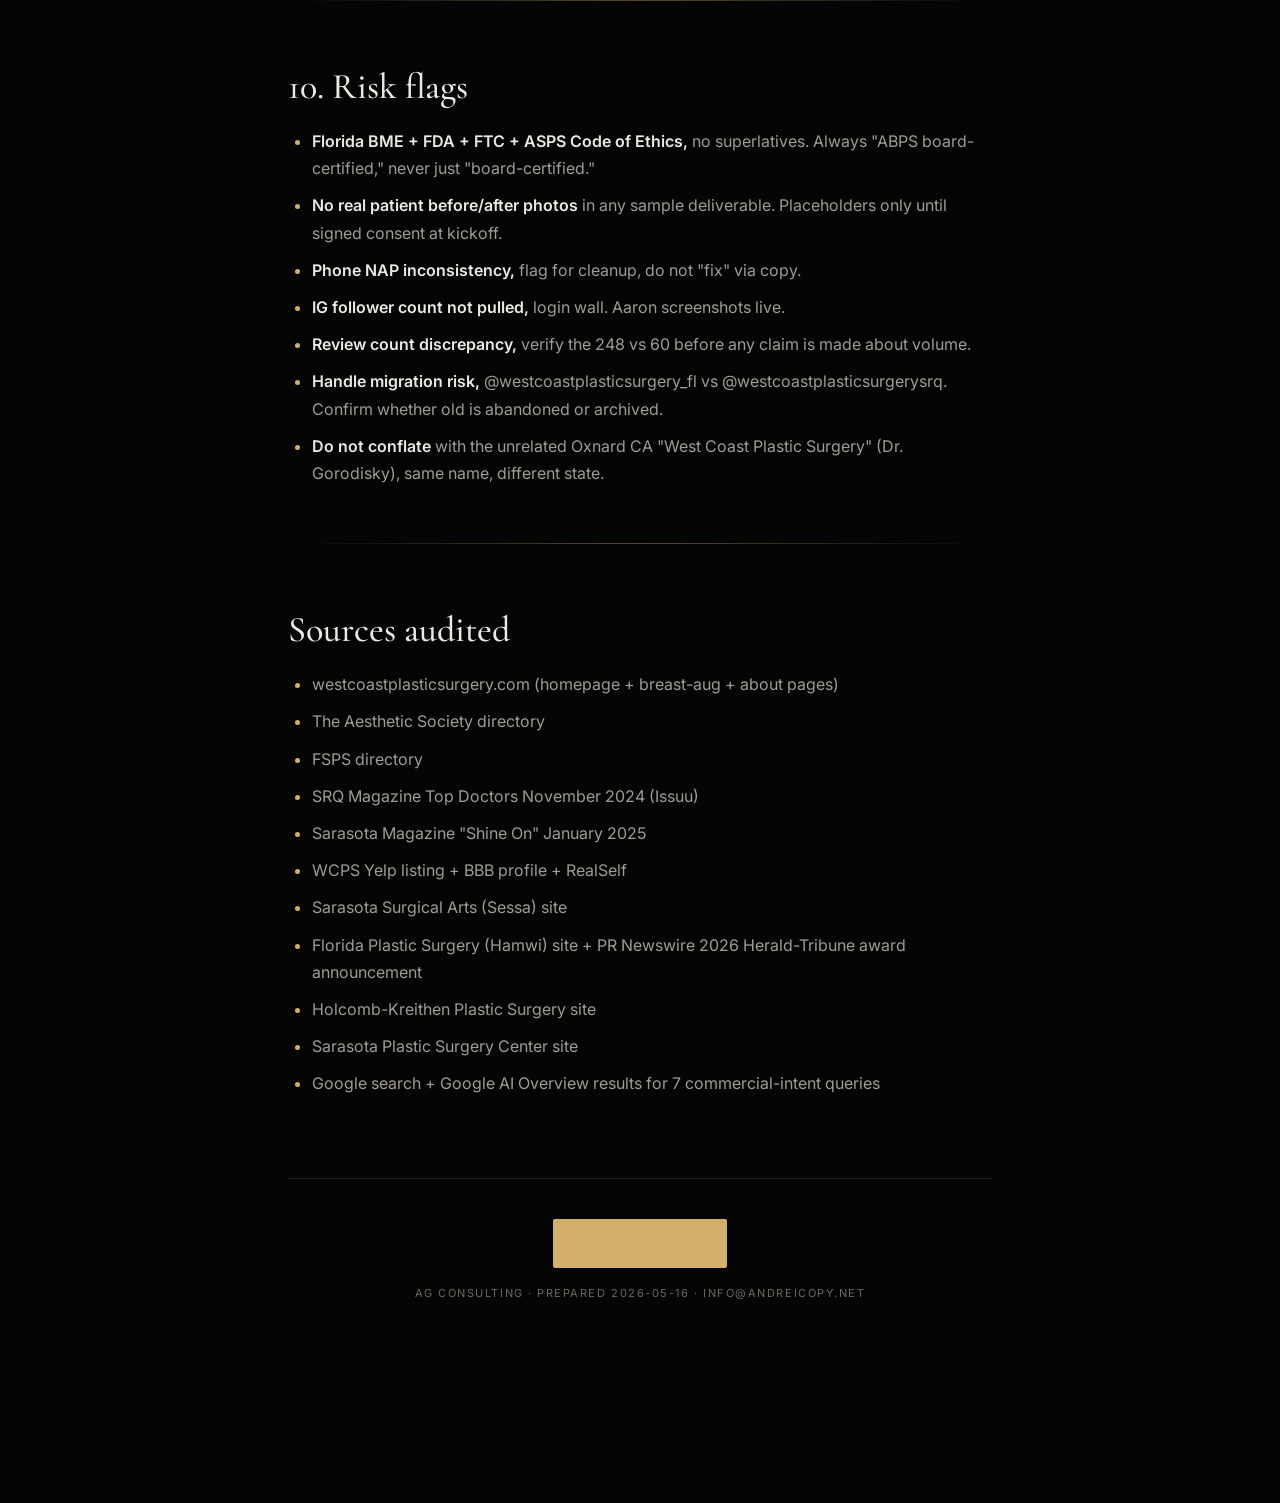
<file: research.html>
<!DOCTYPE html>
<html lang="en">
<head>
<meta charset="UTF-8">
<meta name="viewport" content="width=device-width, initial-scale=1.0">
<title>Recon File &middot; West Coast Plastic Surgery &middot; AG Consulting</title>
<meta name="description" content="Recon audit for West Coast Plastic Surgery (Dr. Brandon Lambiris, MD). Identity, website findings, AEO scoreboard, competitive set, angle recommendation. Prepared by AG Consulting.">
<meta name="robots" content="noindex">
<meta property="og:title" content="Recon File &middot; West Coast Plastic Surgery">
<meta property="og:description" content="Part of the 90-day AEO infrastructure plan built for Dr. Brandon Lambiris by AG Consulting.">
<meta property="og:type" content="article">
<meta name="twitter:card" content="summary_large_image">
<link rel="icon" type="image/svg+xml" href="favicon.svg">
<script defer data-domain="andrei170.github.io" src="https://plausible.io/js/script.js"></script>
<link rel="preconnect" href="https://fonts.googleapis.com">
<link rel="preconnect" href="https://fonts.gstatic.com" crossorigin>
<link href="https://fonts.googleapis.com/css2?family=Cormorant+Garamond:wght@400;500;600;700&family=Inter:wght@300;400;500;600;700&display=swap" rel="stylesheet">
<link rel="stylesheet" href="docs.css">
</head>
<body>

<nav class="nav">
  <div class="nav-inner">
    <a href="index.html" class="nav-back"><span class="arrow">&larr;</span> Back to Hub</a>
    <span class="nav-title">For Dr. Lambiris &middot; AG Consulting</span>
  </div>
</nav>

<article class="doc">
  <header class="doc-header">
    <span class="doc-tag">Source</span>
    <h1>Recon File &middot; <em>West Coast Plastic Surgery</em></h1>
  </header>

<p>Prepared 2026-05-16 by AG Consulting (Andrei Givero). Direct audit of westcoastplasticsurgery.com (homepage + breast augmentation page + About page), Google organic + AI Overview results on 7 commercial-intent queries, Instagram and Facebook profile inspection, Meta Ad Library lookup (bot-blocked), Google + RealSelf + Yelp + BBB review profiles, SRQ Magazine + Sarasota Magazine press archives, The Aesthetic Society + FSPS member directories, and the websites of three named Sarasota competitors (Sarasota Surgical Arts, Florida Plastic Surgery, Holcomb-Kreithen Plastic Surgery).</p>

<hr />

<h2>1. Identity confirmed</h2>
<ul>
<li><strong>Practice:</strong> West Coast Plastic Surgery</li>
<li><strong>Website:</strong> westcoastplasticsurgery.com (HTTP 200, fully crawlable, no anti-bot block, Influx Marketing template)</li>
<li><strong>Surgeon:</strong> Dr. Brandon Lambiris, MD (solo practitioner)</li>
<li><strong>Credentials:</strong>
<ul>
<li>Board-certified by the American Board of Plastic Surgery (ABPS), the recognised U.S. board for plastic surgery, not a cosmetic-only board</li>
<li>FSU undergrad + FSU College of Medicine (Alpha Omega Alpha Honor Society, top 25% of class)</li>
<li>Six-year Integrated Plastic Surgery residency, University of Missouri-Columbia, Chief Resident final year</li>
<li>Only the second FSU med student ever awarded an Integrated Plastic Surgery residency</li>
<li>The Aesthetic Society + ASPS + FSPS member</li>
<li>SRQ Magazine Top Doctors November 2024</li>
<li>Sarasota Magazine "Shine On" feature January 2025</li>
</ul>
</li>
<li><strong>Practice story, the moat:</strong> Lambiris inherited the practice of "legendary Sarasota plastic surgeon Dr. James Marsh." This is verifiable, ownable, and uncopyable. No competitor in Sarasota can claim continuity with Dr. Marsh's legacy. Currently buried as one line in the bio.</li>
<li><strong>Address:</strong> 2677 S Tamiami Trail, Suite 3, Sarasota FL 34239</li>
<li><strong>Primary phone:</strong> (941) 366-9818</li>
<li><strong>NAP inconsistency:</strong> Some directories list (941) 401-0770, flag for cleanup, fix at GBP/directory level not in copy</li>
</ul>

<hr />

<h2>2. Website findings</h2>
<ul>
<li><strong>Stack:</strong> Built by Influx Marketing (boutique plastic-surgery agency). Templated, clean, well-organised.</li>
<li><strong>Layout:</strong> Full procedure tree in nav, hero CTA "Schedule Consultation," consult form (procedure dropdown + AM/PM preference) on every page.</li>
<li><strong>Conversion path:</strong> Form + phone. No real online booking (no RevenueWell, NexHealth, or Zocdoc integration).</li>
<li><strong>Financing partners listed:</strong> NONE BY NAME. Just a generic "Financing" link in nav. <strong>Direct conversion leak,</strong> $6K to $17K procedures need explicit financing reassurance above the fold.</li>
<li><strong>Before/after gallery:</strong> Yes. Procedure pages have inline pairs (breast aug has 10+).</li>
<li><strong>Schema / structured data: NONE.</strong> Verified zero JSON-LD on homepage and breast-aug page. No MedicalBusiness, Physician, FAQPage, Service, or Review schema. <strong>This is the AEO blocker.</strong></li>
<li><strong>Procedure pages:</strong> Each procedure has its own dedicated page, geo'd H1 ("Breast Augmentation in Sarasota, FL"), ~2,800 words, FAQ section, price range, before/after. Solid foundation, needs schema + citation formatting on top, not a rebuild.</li>
<li><strong>URL pattern:</strong> /breast/breast-augmentation/ (not /breast-augmentation-sarasota/, minor SEO opportunity).</li>
<li><strong>No blog. No editorial content.</strong> Nothing for AI engines to pull into educational-query answers.</li>
</ul>

<h3>Top 3 site bottlenecks</h3>
<ol>
<li><strong>Zero schema markup</strong> = invisible to AI overviews and Google Knowledge Panel reinforcement</li>
<li><strong>Financing partners not named</strong> = high-ticket conversion leak</li>
<li><strong>No blog / no editorial content</strong> = no citation surface for AI engines</li>
</ol>

<hr />

<h2>3. SEO / AEO scoreboard</h2>
<p>Seven commercial-intent queries audited in Google + Google AI Overview on 2026-05-16:</p>

<table>
<thead>
<tr><th>Query</th><th>WCPS in organic top 10?</th><th>AI Overview cites WCPS?</th><th>Who DOES win</th></tr>
</thead>
<tbody>
<tr><td><strong>best plastic surgeon sarasota</strong></td><td>No</td><td><strong>No</strong></td><td>Hamwi, Sessa, Sarasota Plastic Surgery Center, HK, Chapman</td></tr>
<tr><td><strong>plastic surgery sarasota</strong></td><td>Yes (top 5)</td><td>Weak inheritance-only mention</td><td>Sarasota Plastic Surgery Center, Hamwi, Envision (Kotick), Jiles</td></tr>
<tr><td><strong>mommy makeover sarasota</strong></td><td>Yes (homepage cited generically)</td><td><strong>No procedure citation</strong></td><td>Sarasota Plastic Surgery Center, Jiles, Sessa, HK</td></tr>
<tr><td><strong>breast augmentation sarasota</strong></td><td>Yes (dedicated page indexed)</td><td><strong>No procedure citation</strong> (listed 1 of 6)</td><td>Hamwi, Jiles, Sessa, HK, LA Plastic Surgery</td></tr>
<tr><td><strong>rhinoplasty sarasota best surgeon</strong></td><td><strong>No mention</strong></td><td><strong>No</strong></td><td>Holcomb (HK), Hamwi, Sessa, Bhanot, Wright Spellman</td></tr>
<tr><td><strong>facelift sarasota</strong></td><td>Page exists, listed 1 of 5</td><td><strong>No</strong></td><td>Rayess, Bhanot, Sessa, Holcomb, Fezza</td></tr>
<tr><td><strong>tummy tuck sarasota</strong></td><td>Yes (page indexed)</td><td><strong>No</strong></td><td>Jiles, Lambiris (mentioned), Hamwi, Sessa</td></tr>
</tbody>
</table>

<h3>Net result</h3>
<p><strong>0 of 7 AEO citations on commercial-intent queries.</strong> Organic ranks on procedure pages, but loses every "best of" and surgeon-comparison AI answer to competitors.</p>

<h3>Press / awards visible but unleveraged</h3>
<ul>
<li>SRQ Magazine Top Doctors November 2024 (linked on Issuu)</li>
<li>Sarasota Magazine "Shine On" January 2025 feature</li>
<li>The Aesthetic Society + FSPS member listings</li>
<li>US News + Healthgrades + WebMD + Doximity directory presence</li>
<li>Missing: Castle Connolly, RealSelf Top Doctor badge</li>
</ul>
<p>These are real press wins that are not surfacing in AI answers because nothing on the site signals them to Google's AI in a structured-data format.</p>

<hr />

<h2>4. Instagram / social audit</h2>
<ul>
<li><strong>Current handle:</strong> @westcoastplasticsurgerysrq (active per footer + provided URL)</li>
<li><strong>Older handle:</strong> @westcoastplasticsurgery_fl (indicates a migration, fragmented audience risk)</li>
<li><strong>Follower count, engagement rate:</strong> Could not verify (Instagram login-walled, search engines do not surface metrics for this handle). Aaron should screenshot live on his phone before walking in.</li>
<li><strong>Other channels:</strong> Facebook Page (created 2024-2025, very new). LinkedIn company page. No TikTok, no YouTube.</li>
</ul>
<p>The fact that the FB Page is fresh and there is no YouTube/TikTok presence suggests social is <strong>not</strong> currently being run as a serious channel. Confirms this is not a "scale social" play.</p>

<hr />

<h2>5. Paid ads audit</h2>
<ul>
<li><strong>Meta Ad Library:</strong> Returned socket-closed errors on every fetch attempt (likely bot detection). Aaron should sanity-check on his phone before the meeting.</li>
<li><strong>No third-party indexer</strong> surfaced any Lambiris ads. Combined with the fresh FB Page, <strong>strong inference: they are not running active paid social, or are running very light.</strong></li>
<li><strong>Competitor signal:</strong> Sessa (163K IG) and HK (9.8K) operate at full-funnel scale. WCPS is not competing on paid.</li>
</ul>
<p>This confirms paid ads is the wrong lead angle. There is no current spend to optimise, no creative library to scale, no funnel to fix. Building all of that from zero is a 6-month engagement, not a quick win.</p>

<hr />

<h2>6. Reviews / reputation</h2>
<ul>
<li><strong>Google:</strong> 5.0 stars, ~60+ reviews per external sources (footer claims 248+, likely aggregated, verify on GBP)</li>
<li><strong>RealSelf:</strong> 4.5 stars, only 8 reviews (low, easy to lift to 25+ in 90 days)</li>
<li><strong>Yelp:</strong> Listed at 2677 S Tamiami Trl, May 2026 update, 26 photos</li>
<li><strong>BBB:</strong> Profile exists (403 on fetch)</li>
<li><strong>Negative themes:</strong> None surfaced in any search snippet. Clean.</li>
</ul>
<p>Testimonials emphasise: Dr. Lambiris's personal time and care, surgeon-does-injectables-himself (not nurse), the legacy from Dr. Marsh.</p>

<hr />

<h2>7. Top 3 Sarasota competitors who own the space</h2>

<h3>Sarasota Surgical Arts (Dr. Alberico Sessa)</h3>
<ul>
<li>163K Instagram followers</li>
<li>18 years in practice, 25,000+ surgeries</li>
<li>Owns "best plastic surgeon Sarasota" AI citation</li>
<li>Patient's Choice 4 consecutive years</li>
<li>Operates at full-funnel scale (paid + social + AEO)</li>
</ul>

<h3>Florida Plastic Surgery (Dr. Kristopher Hamwi)</h3>
<ul>
<li>8K + 4.5K dual-account Instagram</li>
<li>Double-board-certified</li>
<li>Won 2026 Sarasota Herald-Tribune Community Choice "Best Plastic Surgeon" (PR Newswire confirmed)</li>
<li>Owns press + procedure-page SEO stack (especially breast aug + tummy tuck)</li>
</ul>

<h3>Holcomb-Kreithen Plastic Surgery &amp; MedSpa (HK)</h3>
<ul>
<li>9.8K Instagram</li>
<li>Two surgeons (Holcomb 25+ years, Kreithen)</li>
<li>Owns rhinoplasty + mommy makeover AI citations</li>
<li>Deepest procedure tree (surgery + medspa modalities)</li>
</ul>

<blockquote>Pattern: WCPS is credentialed-but-invisible in AEO. They are NOT under-credentialed and NOT under-branded on web. They are under-distributed.</blockquote>

<hr />

<h2>8. The angle recommendation</h2>
<p><strong>Lead with: AEO/SEO infrastructure + procedure-page citation moat, with the Dr. James Marsh inheritance story as the ownable wedge.</strong></p>

<h3>Evidence</h3>
<ul>
<li>WCPS already has ABPS credentials + SRQ Top Doctors 2024 + Sarasota Magazine feature + The Aesthetic Society + 5.0 Google rating. <strong>Trust signals are already won.</strong> AI engines just cannot see them.</li>
<li>0/7 AEO citations on commercial-intent queries while Sessa, Hamwi, and HK split them all.</li>
<li>Procedure pages are well-built. Schema markup on top of existing content is a weeks-to-deploy fix.</li>
<li>The Marsh-inheritance story is a citable, ownable, uncopyable moat. "Who took over Dr. James Marsh's Sarasota practice" is a query no Sarasota competitor can ever win.</li>
<li>Paid ads is the wrong angle (solo surgeon cannot outspend Sessa).</li>
<li>Social is the wrong angle (3-year build to compete with 163K from a sub-2K base).</li>
<li>AEO is the quick-win moat, defensible, installable in weeks, results visible in 60-90 days.</li>
</ul>

<h3>The bombshell</h3>
<blockquote>"Dr. Lambiris, I pulled the seven highest-intent searches in Sarasota cosmetic surgery this week. Best plastic surgeon Sarasota. Mommy makeover. Rhinoplasty. Facelift. Tummy tuck. Breast aug. Plastic surgery Sarasota. Google's AI cites you on zero of them. Sessa, Hamwi, and Holcomb-Kreithen split all seven. You earned SRQ Top Doctors 2024 and you inherited Dr. James Marsh's practice. Google's AI does not know either, because there isn't one line of schema markup on your site."</blockquote>

<hr />

<h2>9. Deliverable set</h2>
<ol>
<li><strong>AEO Scoreboard one-pager,</strong> the 7-query table with screenshots and competitor breakdown</li>
<li><strong>Deployable schema markup sample,</strong> JSON-LD for the breast-aug page (MedicalBusiness + Physician + FAQPage + Service)</li>
<li><strong>About-page rewrite,</strong> side-by-side, surfacing the Dr. Marsh inheritance story as a citable answer</li>
<li><strong>Financing trust block,</strong> homepage hero mockup with CareCredit / PatientFi / Cherry / Alphaeon row</li>
<li><strong>90-day roadmap,</strong> phased plan, weeks 1-4, 5-8, 9-12</li>
</ol>

<hr />

<h2>10. Risk flags</h2>
<ul>
<li><strong>Florida BME + FDA + FTC + ASPS Code of Ethics,</strong> no superlatives. Always "ABPS board-certified," never just "board-certified."</li>
<li><strong>No real patient before/after photos</strong> in any sample deliverable. Placeholders only until signed consent at kickoff.</li>
<li><strong>Phone NAP inconsistency,</strong> flag for cleanup, do not "fix" via copy.</li>
<li><strong>IG follower count not pulled,</strong> login wall. Aaron screenshots live.</li>
<li><strong>Review count discrepancy,</strong> verify the 248 vs 60 before any claim is made about volume.</li>
<li><strong>Handle migration risk,</strong> @westcoastplasticsurgery_fl vs @westcoastplasticsurgerysrq. Confirm whether old is abandoned or archived.</li>
<li><strong>Do not conflate</strong> with the unrelated Oxnard CA "West Coast Plastic Surgery" (Dr. Gorodisky), same name, different state.</li>
</ul>

<hr />

<h2>Sources audited</h2>
<ul>
<li>westcoastplasticsurgery.com (homepage + breast-aug + about pages)</li>
<li>The Aesthetic Society directory</li>
<li>FSPS directory</li>
<li>SRQ Magazine Top Doctors November 2024 (Issuu)</li>
<li>Sarasota Magazine "Shine On" January 2025</li>
<li>WCPS Yelp listing + BBB profile + RealSelf</li>
<li>Sarasota Surgical Arts (Sessa) site</li>
<li>Florida Plastic Surgery (Hamwi) site + PR Newswire 2026 Herald-Tribune award announcement</li>
<li>Holcomb-Kreithen Plastic Surgery site</li>
<li>Sarasota Plastic Surgery Center site</li>
<li>Google search + Google AI Overview results for 7 commercial-intent queries</li>
</ul>

<div class="doc-footer">
<a href="index.html" class="doc-footer-link">Back to Hub</a>
<div class="doc-meta">AG Consulting &middot; Prepared 2026-05-16 &middot; info@andreicopy.net</div>
</div>

</article>
</body>
</html>
</file>
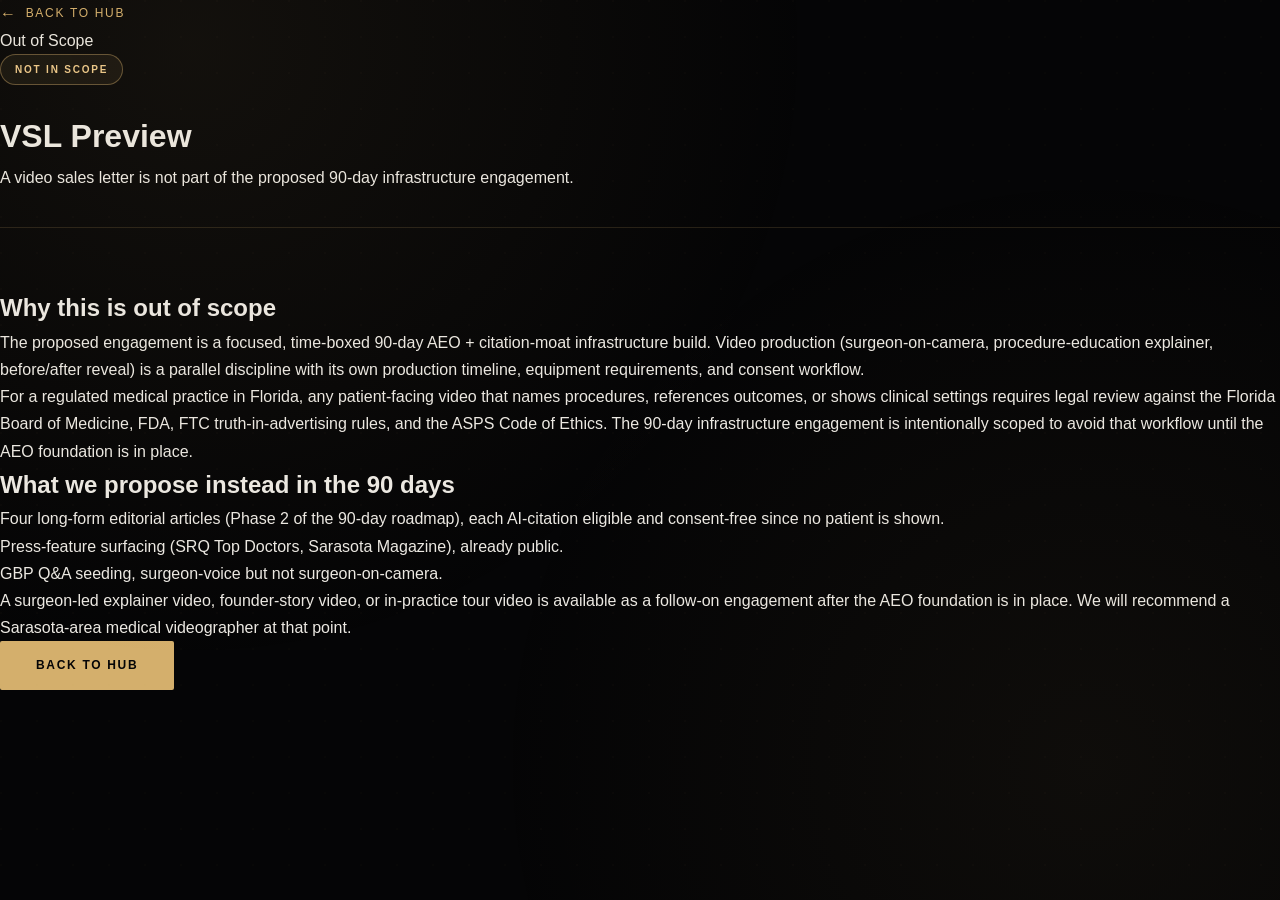
<file: vsl-preview.html>
<!DOCTYPE html>
<html lang="en">
<head>
<meta charset="UTF-8">
<meta name="viewport" content="width=device-width, initial-scale=1.0">
<title>VSL Preview: Not Part of This Engagement | West Coast Plastic Surgery</title>
<meta name="robots" content="noindex">
<link rel="icon" type="image/svg+xml" href="favicon.svg">
<link rel="stylesheet" href="docs.css">
<script defer data-domain="andrei170.github.io" src="https://plausible.io/js/script.js"></script>
</head>
<body>
<nav class="doc-nav">
<div class="doc-nav-inner">
<a href="index.html" class="nav-back"><span class="arrow">&larr;</span> Back to Hub</a>
<span class="doc-eyebrow">Out of Scope</span>
</div>
</nav>
<main class="doc-main">
<header class="doc-header">
<span class="doc-tag">Not In Scope</span>
<h1>VSL Preview</h1>
<p class="doc-sub">A video sales letter is not part of the proposed 90-day infrastructure engagement.</p>
</header>
<section class="doc-section">
<h2>Why this is out of scope</h2>
<p>The proposed engagement is a focused, time-boxed 90-day AEO + citation-moat infrastructure build. Video production (surgeon-on-camera, procedure-education explainer, before/after reveal) is a parallel discipline with its own production timeline, equipment requirements, and consent workflow.</p>
<p>For a regulated medical practice in Florida, any patient-facing video that names procedures, references outcomes, or shows clinical settings requires legal review against the Florida Board of Medicine, FDA, FTC truth-in-advertising rules, and the ASPS Code of Ethics. The 90-day infrastructure engagement is intentionally scoped to avoid that workflow until the AEO foundation is in place.</p>
</section>
<section class="doc-section">
<h2>What we propose instead in the 90 days</h2>
<ul>
<li>Four long-form editorial articles (Phase 2 of the 90-day roadmap), each AI-citation eligible and consent-free since no patient is shown.</li>
<li>Press-feature surfacing (SRQ Top Doctors, Sarasota Magazine), already public.</li>
<li>GBP Q&amp;A seeding, surgeon-voice but not surgeon-on-camera.</li>
</ul>
<p>A surgeon-led explainer video, founder-story video, or in-practice tour video is available as a follow-on engagement after the AEO foundation is in place. We will recommend a Sarasota-area medical videographer at that point.</p>
</section>
<a href="index.html" class="doc-footer-link">Back to Hub</a>
</main>
</body>
</html>
</file>
<file: docs.css>
/* AG1 Doc Stylesheet, used by all converted markdown deliverables */
* { margin: 0; padding: 0; box-sizing: border-box; }
:root {
  --bg-deep: #050506;
  --bg-elev: #0e0e10;
  --bg-card: rgba(20, 20, 24, 0.65);
  --gold: #d4af6c;
  --gold-bright: #ecc88a;
  --text-primary: #ece9e3;
  --text-secondary: #a09c93;
  --text-muted: #6c685f;
  --border: rgba(212, 175, 108, 0.16);
  --border-strong: rgba(212, 175, 108, 0.4);
  --accent-soft: rgba(212, 175, 108, 0.08);
}
html { scroll-behavior: smooth; }
body {
  font-family: 'Inter', -apple-system, BlinkMacSystemFont, sans-serif;
  background: var(--bg-deep);
  color: var(--text-primary);
  line-height: 1.7;
  font-size: 16px;
  overflow-x: hidden;
  padding-bottom: 120px;
}
body::before {
  content: '';
  position: fixed;
  inset: 0;
  background:
    radial-gradient(circle at 15% 5%, rgba(212, 175, 108, 0.07), transparent 45%),
    radial-gradient(circle at 85% 85%, rgba(212, 175, 108, 0.05), transparent 45%);
  pointer-events: none;
  z-index: 0;
}
body::after {
  content: '';
  position: fixed;
  inset: 0;
  background-image: radial-gradient(circle at 1px 1px, rgba(212, 175, 108, 0.04) 1px, transparent 0);
  background-size: 36px 36px;
  pointer-events: none;
  z-index: 0;
  opacity: 0.5;
}
.nav {
  position: sticky;
  top: 0;
  padding: 16px 0;
  background: rgba(5, 5, 6, 0.92);
  backdrop-filter: blur(18px);
  -webkit-backdrop-filter: blur(18px);
  border-bottom: 1px solid var(--border);
  z-index: 100;
}
.nav-inner {
  max-width: 880px;
  margin: 0 auto;
  padding: 0 28px;
  display: flex;
  justify-content: space-between;
  align-items: center;
}
.nav-back {
  font-family: 'Inter', sans-serif;
  font-size: 12px;
  letter-spacing: 0.14em;
  text-transform: uppercase;
  color: var(--gold);
  text-decoration: none;
  display: flex;
  align-items: center;
  gap: 8px;
  transition: color 0.3s ease;
}
.nav-back:hover { color: var(--gold-bright); }
.nav-back .arrow { font-size: 16px; }
.nav-title {
  font-family: 'Cormorant Garamond', serif;
  font-size: 14px;
  letter-spacing: 0.12em;
  text-transform: uppercase;
  color: var(--text-muted);
}
.doc {
  max-width: 760px;
  margin: 0 auto;
  padding: 60px 28px 80px;
  position: relative;
  z-index: 1;
}
.doc-header {
  margin-bottom: 60px;
  padding-bottom: 36px;
  border-bottom: 1px solid var(--border);
}
.doc-tag {
  display: inline-block;
  padding: 6px 14px;
  background: var(--accent-soft);
  border: 1px solid var(--border-strong);
  border-radius: 100px;
  font-size: 10px;
  font-weight: 600;
  letter-spacing: 0.18em;
  text-transform: uppercase;
  color: var(--gold-bright);
  margin-bottom: 24px;
}
.doc h1 {
  font-family: 'Cormorant Garamond', Georgia, serif;
  font-weight: 500;
  letter-spacing: -0.01em;
  font-size: clamp(36px, 5vw, 56px);
  line-height: 1.1;
  margin-bottom: 16px;
  color: var(--text-primary);
}
.doc h1 em { color: var(--gold); font-style: italic; font-weight: 400; }
.doc h2 {
  font-family: 'Cormorant Garamond', Georgia, serif;
  font-weight: 500;
  font-size: clamp(26px, 3.5vw, 36px);
  line-height: 1.2;
  margin: 56px 0 20px;
  color: var(--text-primary);
  padding-top: 8px;
}
.doc h3 {
  font-family: 'Cormorant Garamond', Georgia, serif;
  font-weight: 500;
  font-size: 24px;
  line-height: 1.3;
  margin: 36px 0 14px;
  color: var(--gold);
}
.doc h4 {
  font-family: 'Inter', sans-serif;
  font-weight: 600;
  font-size: 14px;
  letter-spacing: 0.12em;
  text-transform: uppercase;
  color: var(--gold);
  margin: 28px 0 12px;
}
.doc p {
  margin-bottom: 18px;
  color: var(--text-secondary);
  font-size: 16px;
  line-height: 1.75;
}
.doc strong { color: var(--text-primary); font-weight: 600; }
.doc em { color: var(--gold-bright); font-style: italic; }
.doc a {
  color: var(--gold);
  text-decoration: none;
  border-bottom: 1px solid var(--border-strong);
  transition: color 0.3s ease, border-color 0.3s ease;
}
.doc a:hover {
  color: var(--gold-bright);
  border-bottom-color: var(--gold-bright);
}
.doc ul, .doc ol {
  margin: 0 0 22px 24px;
  color: var(--text-secondary);
}
.doc li {
  margin-bottom: 10px;
  line-height: 1.7;
}
.doc li::marker { color: var(--gold); }
.doc blockquote {
  border-left: 2px solid var(--gold);
  padding: 16px 0 16px 28px;
  margin: 28px 0;
  font-family: 'Cormorant Garamond', Georgia, serif;
  font-size: 22px;
  font-style: italic;
  line-height: 1.5;
  color: var(--text-primary);
  background: linear-gradient(90deg, var(--accent-soft), transparent);
}
.doc blockquote p { color: inherit; font-size: inherit; line-height: inherit; margin-bottom: 0; }
.doc code {
  font-family: 'Menlo', 'Monaco', 'Consolas', monospace;
  font-size: 14px;
  padding: 2px 8px;
  background: var(--bg-elev);
  border: 1px solid var(--border);
  border-radius: 3px;
  color: var(--gold-bright);
}
.doc pre {
  background: var(--bg-elev);
  border: 1px solid var(--border);
  border-radius: 4px;
  padding: 20px;
  overflow-x: auto;
  margin: 24px 0;
  font-size: 13px;
  line-height: 1.6;
}
.doc pre code {
  background: transparent;
  border: 0;
  padding: 0;
  color: var(--text-secondary);
}
.doc hr {
  border: 0;
  height: 1px;
  background: linear-gradient(90deg, transparent, var(--border-strong), transparent);
  margin: 56px 0;
}
.doc table {
  width: 100%;
  border-collapse: collapse;
  margin: 28px 0;
  background: var(--bg-card);
  border: 1px solid var(--border);
  border-radius: 3px;
  overflow: hidden;
  font-size: 14px;
}
.doc th, .doc td {
  padding: 14px 18px;
  text-align: left;
  border-bottom: 1px solid var(--border);
}
.doc th {
  background: var(--accent-soft);
  font-weight: 600;
  color: var(--gold);
  font-size: 11px;
  letter-spacing: 0.16em;
  text-transform: uppercase;
}
.doc tr:last-child td { border-bottom: 0; }
.doc tr:hover td { background: rgba(212, 175, 108, 0.04); }
.doc td { color: var(--text-secondary); }
.doc td strong { color: var(--text-primary); }
.doc-footer {
  margin-top: 80px;
  padding-top: 40px;
  border-top: 1px solid var(--border);
  text-align: center;
}
.doc-footer-link {
  display: inline-block;
  padding: 14px 36px;
  background: var(--gold);
  color: var(--bg-deep);
  border-radius: 2px;
  font-size: 12px;
  font-weight: 600;
  letter-spacing: 0.14em;
  text-transform: uppercase;
  text-decoration: none;
  border: 0;
  transition: all 0.3s ease;
}
.doc-footer-link:hover {
  background: var(--gold-bright);
  transform: translateY(-1px);
  border: 0;
}
.doc-meta {
  font-size: 11px;
  letter-spacing: 0.14em;
  text-transform: uppercase;
  color: var(--text-muted);
  margin-top: 16px;
}
@media (max-width: 640px) {
  .doc { padding: 40px 22px 60px; }
  .doc-header { margin-bottom: 40px; padding-bottom: 28px; }
  .doc h2 { margin-top: 40px; }
  .doc table { font-size: 13px; }
  .doc th, .doc td { padding: 10px 12px; }
}
</file>
